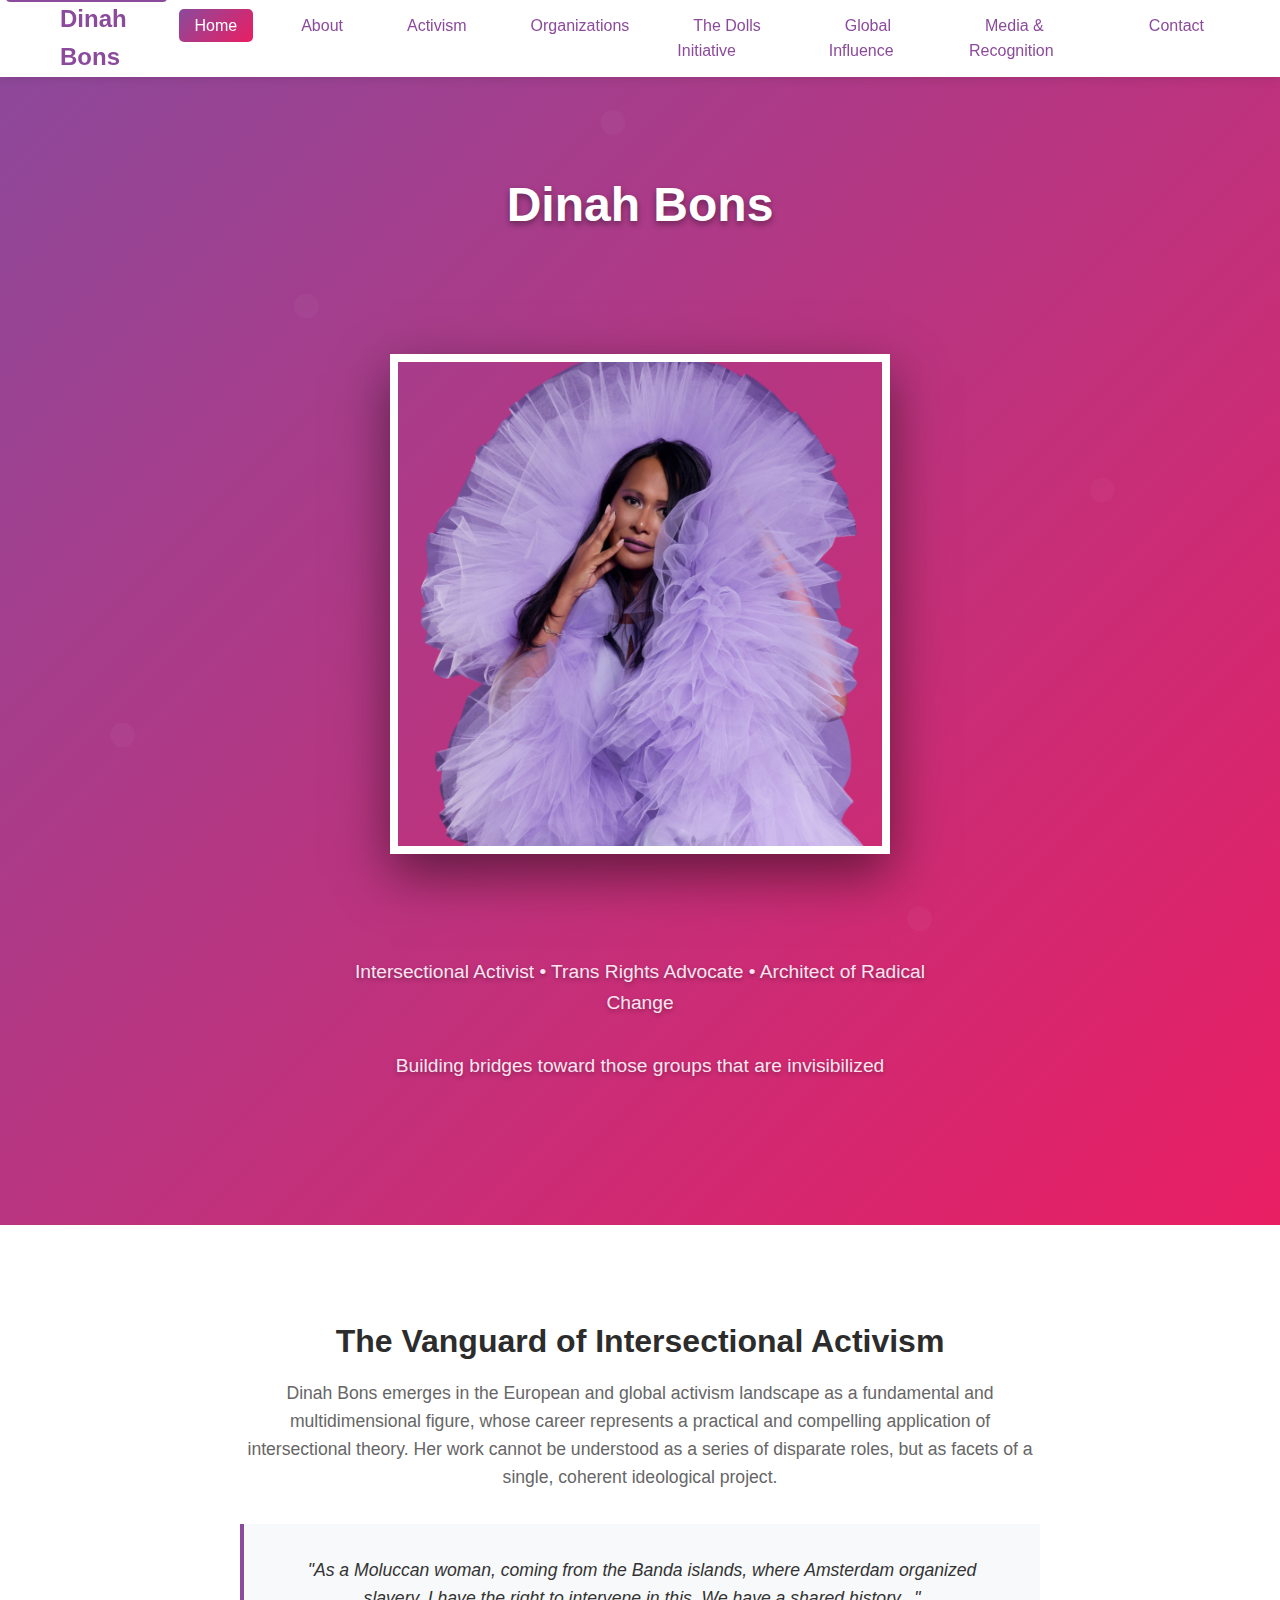
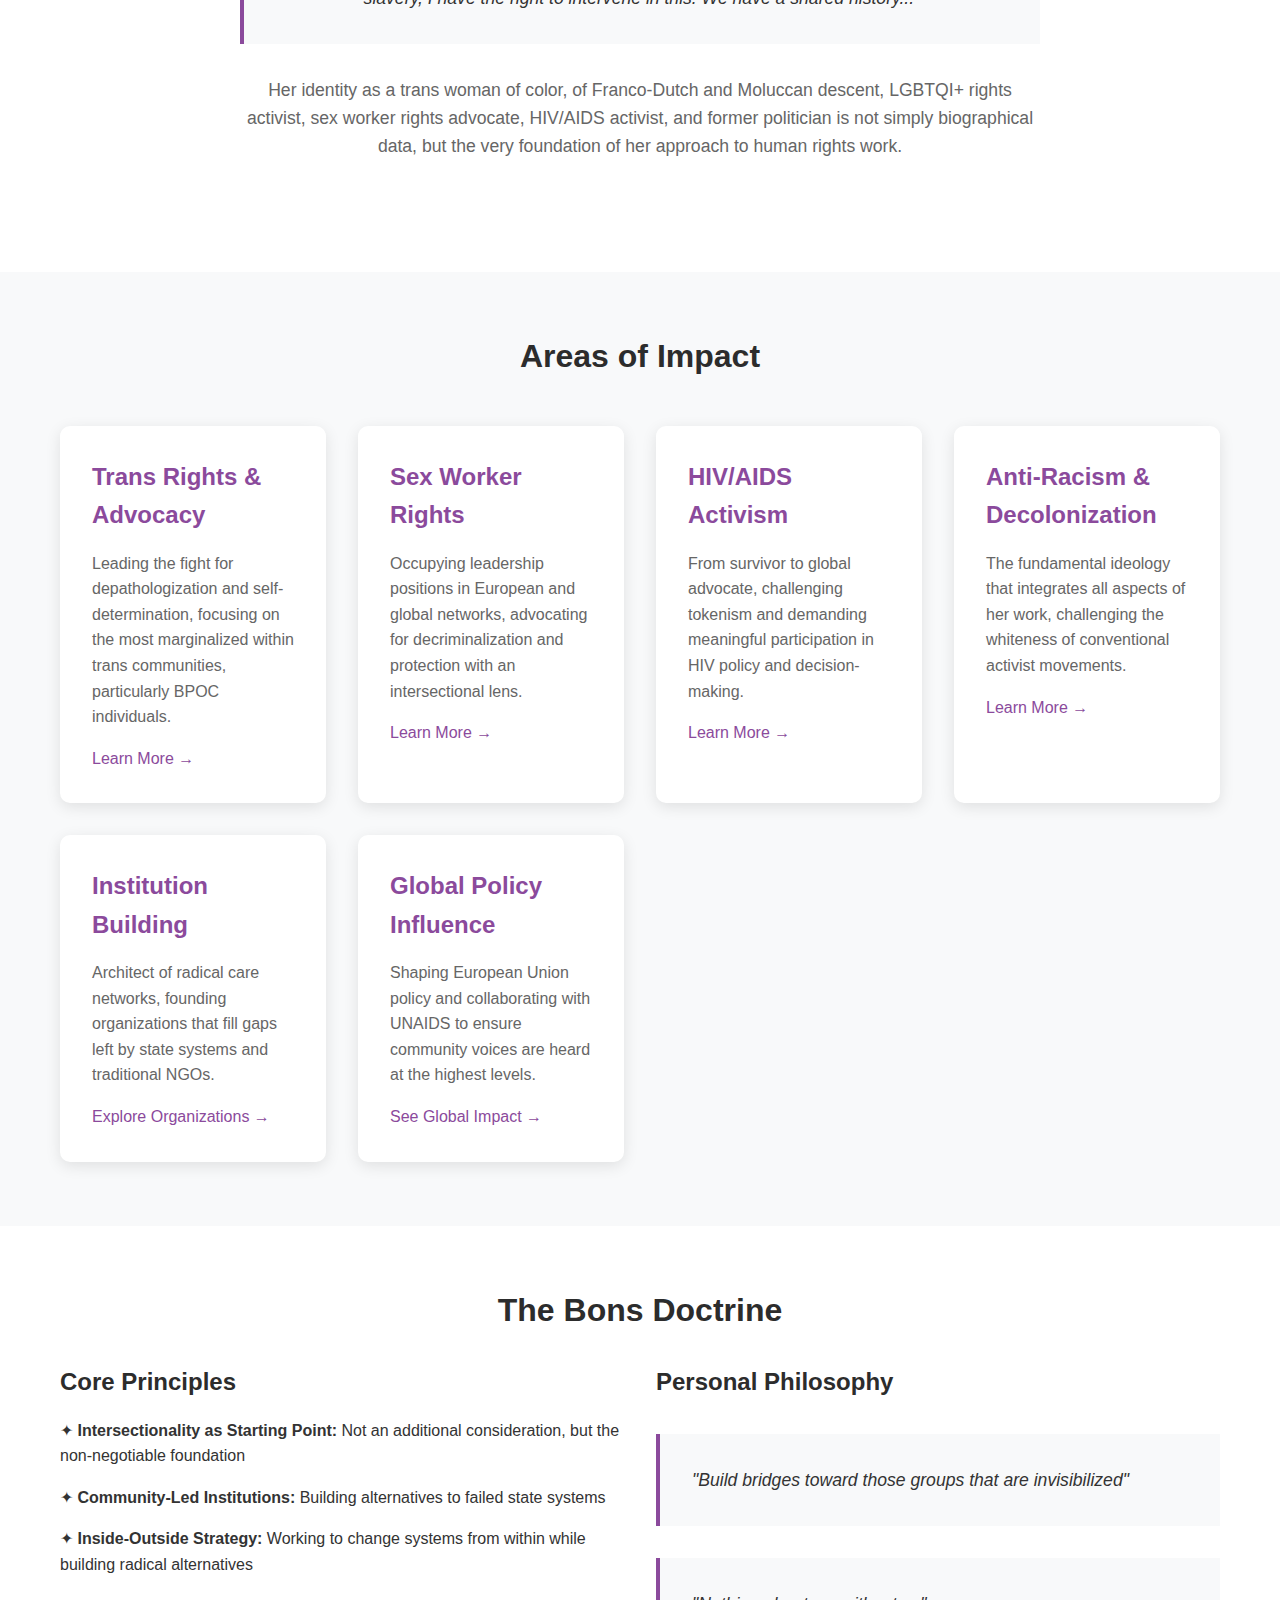
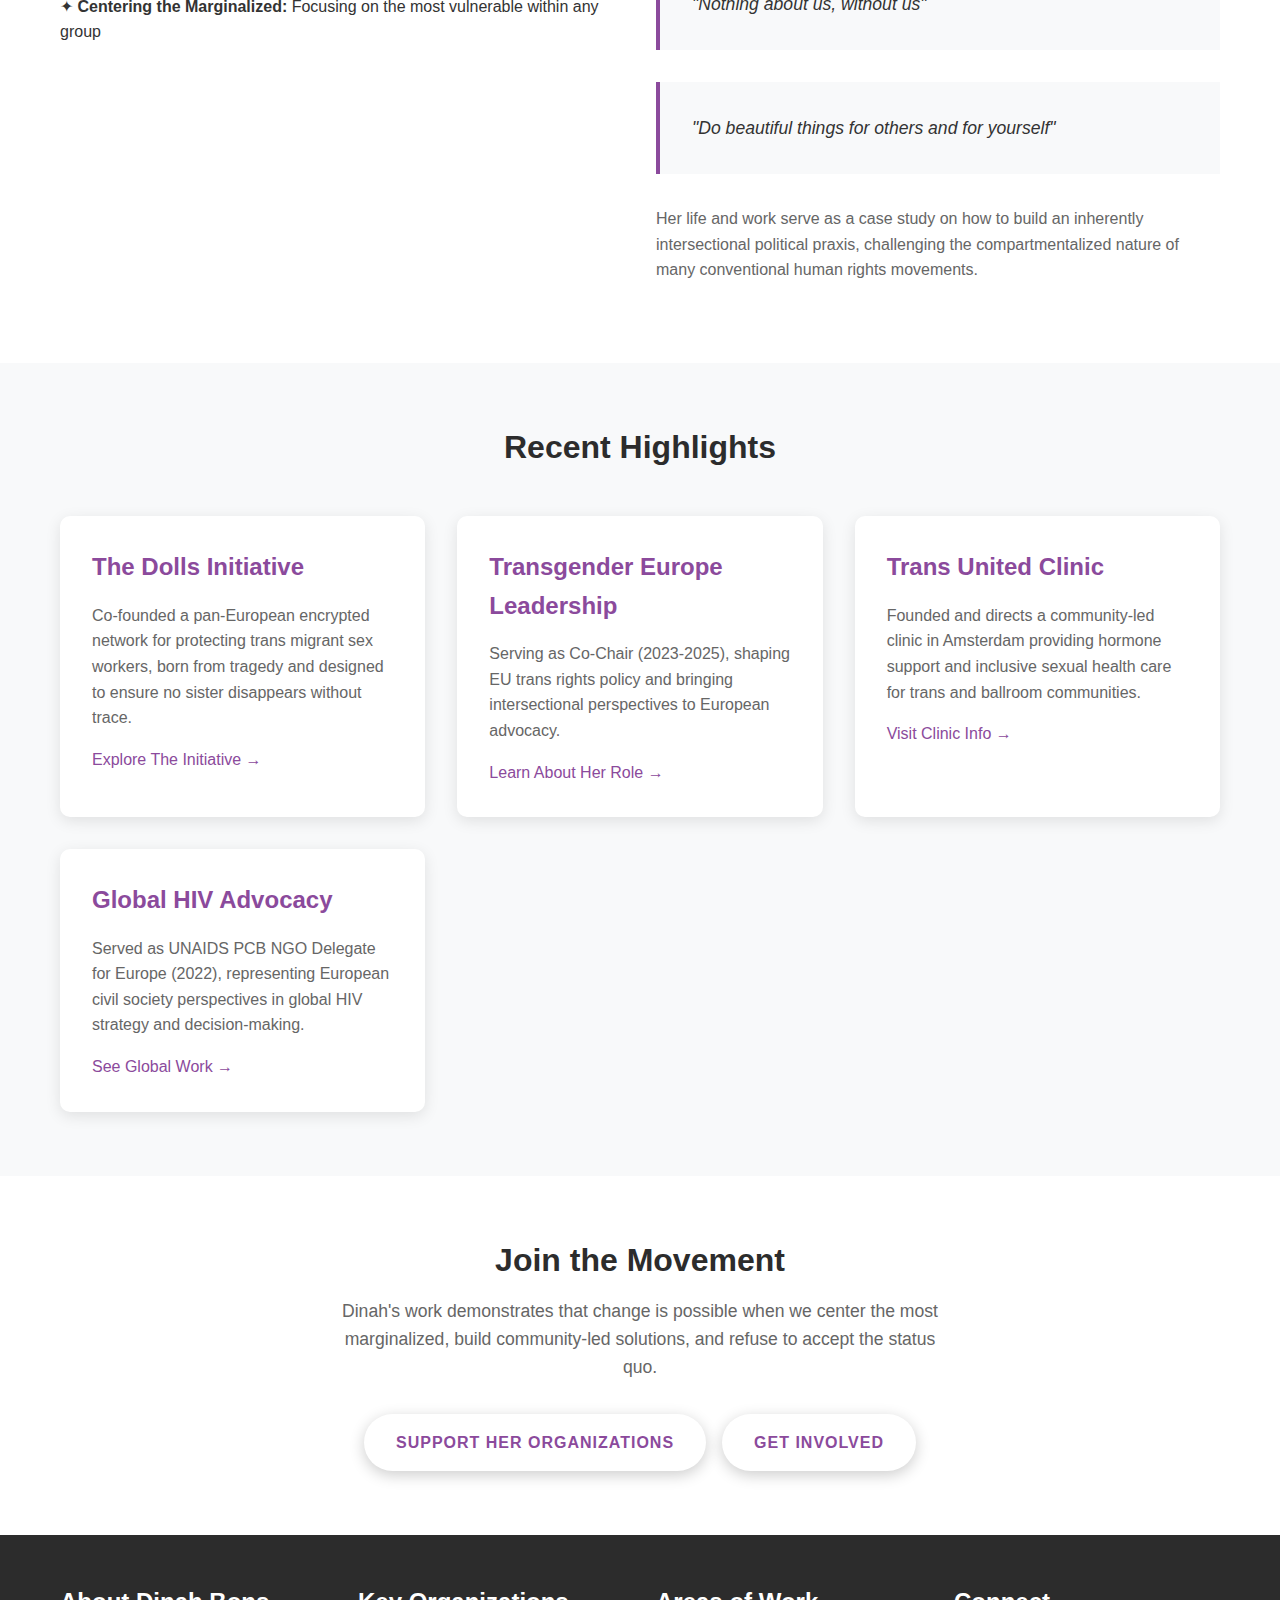
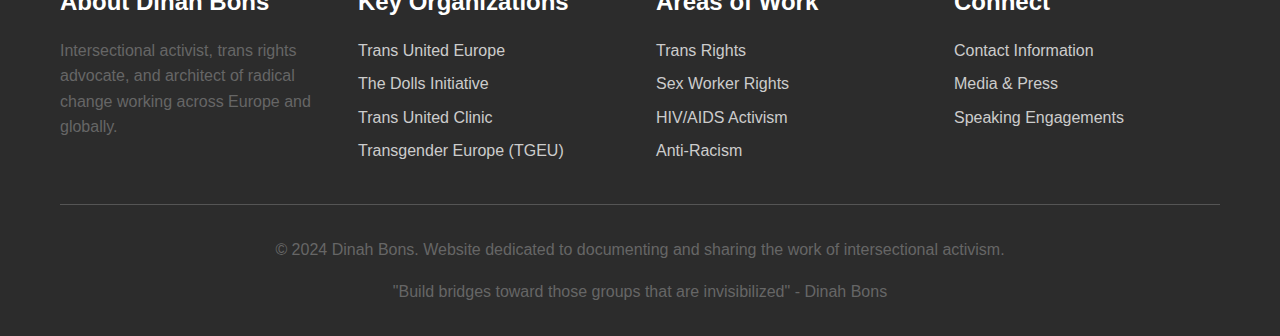
<file: index.html>
<!DOCTYPE html>
<html lang="en">
<head>
    <meta charset="UTF-8">
    <meta name="viewport" content="width=device-width, initial-scale=1.0">
    <meta name="description" content="Dinah Bons - Intersectional activist, trans rights advocate, and architect of radical change. Discover her life, work, and influence in European and global human rights movements.">
    <meta name="keywords" content="Dinah Bons, trans rights, intersectional activism, LGBTQI+, sex worker rights, HIV/AIDS activism, anti-racism, decolonization">
    <meta name="author" content="Dinah Bons">
    <title>Dinah Bons - Intersectional Activist & Architect of Change</title>
    <link rel="stylesheet" href="style.css">
    <link rel="canonical" href="https://dinahbons.nl">
</head>
<body>
    <!-- Header and Navigation -->
    <header>
        <nav class="container">
            <div class="logo">Dinah Bons</div>
            <ul class="nav-menu">
                <li><a href="index.html" class="active">Home</a></li>
                <li><a href="about.html">About</a></li>
                <li><a href="activism.html">Activism</a></li>
                <li><a href="organizations.html">Organizations</a></li>
                <li><a href="dolls-initiative.html">The Dolls Initiative</a></li>
                <li><a href="influence.html">Global Influence</a></li>
                <li><a href="media.html">Media & Recognition</a></li>
                <li><a href="contact.html">Contact</a></li>
            </ul>
            <button class="mobile-menu-toggle" aria-label="Toggle mobile menu">☰</button>
        </nav>
    </header>

    <!-- Hero Section -->
    <section class="hero">
        <div class="container">
            <div class="hero-content">
                <h1>Dinah Bons</h1>
                <div class="hero-image">
                    <img src="images/dinah-hero.png" alt="Dinah Bons - Intersectional Activist" class="hero-portrait">
                </div>
                <div class="hero-text">
                    <p class="hero-subtitle">Intersectional Activist • Trans Rights Advocate • Architect of Radical Change</p>
                    <p class="hero-subtitle">Building bridges toward those groups that are invisibilized</p>
                </div>
            </div>
        </div>
    </section>

    <!-- Introduction Section -->
    <section class="intro-section">
        <div class="container">
            <div class="intro-text">
                <h2>The Vanguard of Intersectional Activism</h2>
                <p>Dinah Bons emerges in the European and global activism landscape as a fundamental and multidimensional figure, whose career represents a practical and compelling application of intersectional theory. Her work cannot be understood as a series of disparate roles, but as facets of a single, coherent ideological project.</p>
                
                <div class="highlight-quote">
                    "As a Moluccan woman, coming from the Banda islands, where Amsterdam organized slavery, I have the right to intervene in this. We have a shared history..."
                </div>
                
                <p>Her identity as a trans woman of color, of Franco-Dutch and Moluccan descent, LGBTQI+ rights activist, sex worker rights advocate, HIV/AIDS activist, and former politician is not simply biographical data, but the very foundation of her approach to human rights work.</p>
            </div>
        </div>
    </section>

    <!-- Key Areas of Work -->
    <section class="section section-alt">
        <div class="container">
            <h2 style="text-align: center; margin-bottom: 3rem;">Areas of Impact</h2>
            <div class="grid grid-3">
                <div class="card">
                    <h3>Trans Rights & Advocacy</h3>
                    <p>Leading the fight for depathologization and self-determination, focusing on the most marginalized within trans communities, particularly BPOC individuals.</p>
                    <a href="activism.html#trans-rights">Learn More →</a>
                </div>
                
                <div class="card">
                    <h3>Sex Worker Rights</h3>
                    <p>Occupying leadership positions in European and global networks, advocating for decriminalization and protection with an intersectional lens.</p>
                    <a href="activism.html#sex-worker-rights">Learn More →</a>
                </div>
                
                <div class="card">
                    <h3>HIV/AIDS Activism</h3>
                    <p>From survivor to global advocate, challenging tokenism and demanding meaningful participation in HIV policy and decision-making.</p>
                    <a href="activism.html#hiv-aids">Learn More →</a>
                </div>
                
                <div class="card">
                    <h3>Anti-Racism & Decolonization</h3>
                    <p>The fundamental ideology that integrates all aspects of her work, challenging the whiteness of conventional activist movements.</p>
                    <a href="activism.html#anti-racism">Learn More →</a>
                </div>
                
                <div class="card">
                    <h3>Institution Building</h3>
                    <p>Architect of radical care networks, founding organizations that fill gaps left by state systems and traditional NGOs.</p>
                    <a href="organizations.html">Explore Organizations →</a>
                </div>
                
                <div class="card">
                    <h3>Global Policy Influence</h3>
                    <p>Shaping European Union policy and collaborating with UNAIDS to ensure community voices are heard at the highest levels.</p>
                    <a href="influence.html">See Global Impact →</a>
                </div>
            </div>
        </div>
    </section>

    <!-- Philosophy Section -->
    <section class="section">
        <div class="container">
            <h2 style="text-align: center; margin-bottom: 2rem;">The Bons Doctrine</h2>
            <div class="grid grid-2">
                <div>
                    <h3>Core Principles</h3>
                    <ul style="list-style: none; padding: 0;">
                        <li style="margin-bottom: 1rem;">✦ <strong>Intersectionality as Starting Point:</strong> Not an additional consideration, but the non-negotiable foundation</li>
                        <li style="margin-bottom: 1rem;">✦ <strong>Community-Led Institutions:</strong> Building alternatives to failed state systems</li>
                        <li style="margin-bottom: 1rem;">✦ <strong>Inside-Outside Strategy:</strong> Working to change systems from within while building radical alternatives</li>
                        <li style="margin-bottom: 1rem;">✦ <strong>Centering the Marginalized:</strong> Focusing on the most vulnerable within any group</li>
                    </ul>
                </div>
                <div>
                    <h3>Personal Philosophy</h3>
                    <div class="highlight-quote">
                        "Build bridges toward those groups that are invisibilized"
                    </div>
                    <div class="highlight-quote">
                        "Nothing about us, without us"
                    </div>
                    <div class="highlight-quote">
                        "Do beautiful things for others and for yourself"
                    </div>
                    <p>Her life and work serve as a case study on how to build an inherently intersectional political praxis, challenging the compartmentalized nature of many conventional human rights movements.</p>
                </div>
            </div>
        </div>
    </section>

    <!-- Recent Highlights -->
    <section class="section section-alt">
        <div class="container">
            <h2 style="text-align: center; margin-bottom: 3rem;">Recent Highlights</h2>
            <div class="grid grid-2">
                <div class="card">
                    <h3>The Dolls Initiative</h3>
                    <p>Co-founded a pan-European encrypted network for protecting trans migrant sex workers, born from tragedy and designed to ensure no sister disappears without trace.</p>
                    <a href="dolls-initiative.html">Explore The Initiative →</a>
                </div>
                
                <div class="card">
                    <h3>Transgender Europe Leadership</h3>
                    <p>Serving as Co-Chair (2023-2025), shaping EU trans rights policy and bringing intersectional perspectives to European advocacy.</p>
                    <a href="influence.html#tgeu">Learn About Her Role →</a>
                </div>
                
                <div class="card">
                    <h3>Trans United Clinic</h3>
                    <p>Founded and directs a community-led clinic in Amsterdam providing hormone support and inclusive sexual health care for trans and ballroom communities.</p>
                    <a href="organizations.html#clinic">Visit Clinic Info →</a>
                </div>
                
                <div class="card">
                    <h3>Global HIV Advocacy</h3>
                    <p>Served as UNAIDS PCB NGO Delegate for Europe (2022), representing European civil society perspectives in global HIV strategy and decision-making.</p>
                    <a href="influence.html#unaids">See Global Work →</a>
                </div>
            </div>
        </div>
    </section>

    <!-- Call to Action -->
    <section class="section">
        <div class="container" style="text-align: center;">
            <h2>Join the Movement</h2>
            <p style="font-size: 1.1rem; max-width: 600px; margin: 0 auto 2rem;">Dinah's work demonstrates that change is possible when we center the most marginalized, build community-led solutions, and refuse to accept the status quo.</p>
            <div style="display: flex; gap: 1rem; justify-content: center; flex-wrap: wrap;">
                <a href="organizations.html" class="cta-button">Support Her Organizations</a>
                <a href="contact.html" class="cta-button">Get Involved</a>
            </div>
        </div>
    </section>

    <!-- Footer -->
    <footer>
        <div class="container">
            <div class="footer-content">
                <div class="footer-section">
                    <h3>About Dinah Bons</h3>
                    <p>Intersectional activist, trans rights advocate, and architect of radical change working across Europe and globally.</p>
                </div>
                
                <div class="footer-section">
                    <h3>Key Organizations</h3>
                    <a href="organizations.html#trans-united">Trans United Europe</a>
                    <a href="dolls-initiative.html">The Dolls Initiative</a>
                    <a href="organizations.html#clinic">Trans United Clinic</a>
                    <a href="influence.html#tgeu">Transgender Europe (TGEU)</a>
                </div>
                
                <div class="footer-section">
                    <h3>Areas of Work</h3>
                    <a href="activism.html#trans-rights">Trans Rights</a>
                    <a href="activism.html#sex-worker-rights">Sex Worker Rights</a>
                    <a href="activism.html#hiv-aids">HIV/AIDS Activism</a>
                    <a href="activism.html#anti-racism">Anti-Racism</a>
                </div>
                
                <div class="footer-section">
                    <h3>Connect</h3>
                    <a href="contact.html">Contact Information</a>
                    <a href="media.html">Media & Press</a>
                    <a href="influence.html">Speaking Engagements</a>
                </div>
            </div>
            
            <div class="footer-bottom">
                <p>&copy; 2024 Dinah Bons. Website dedicated to documenting and sharing the work of intersectional activism.</p>
                <p>"Build bridges toward those groups that are invisibilized" - Dinah Bons</p>
            </div>
        </div>
    </footer>

    <script src="script.js"></script>
</body>
</html>
</file>
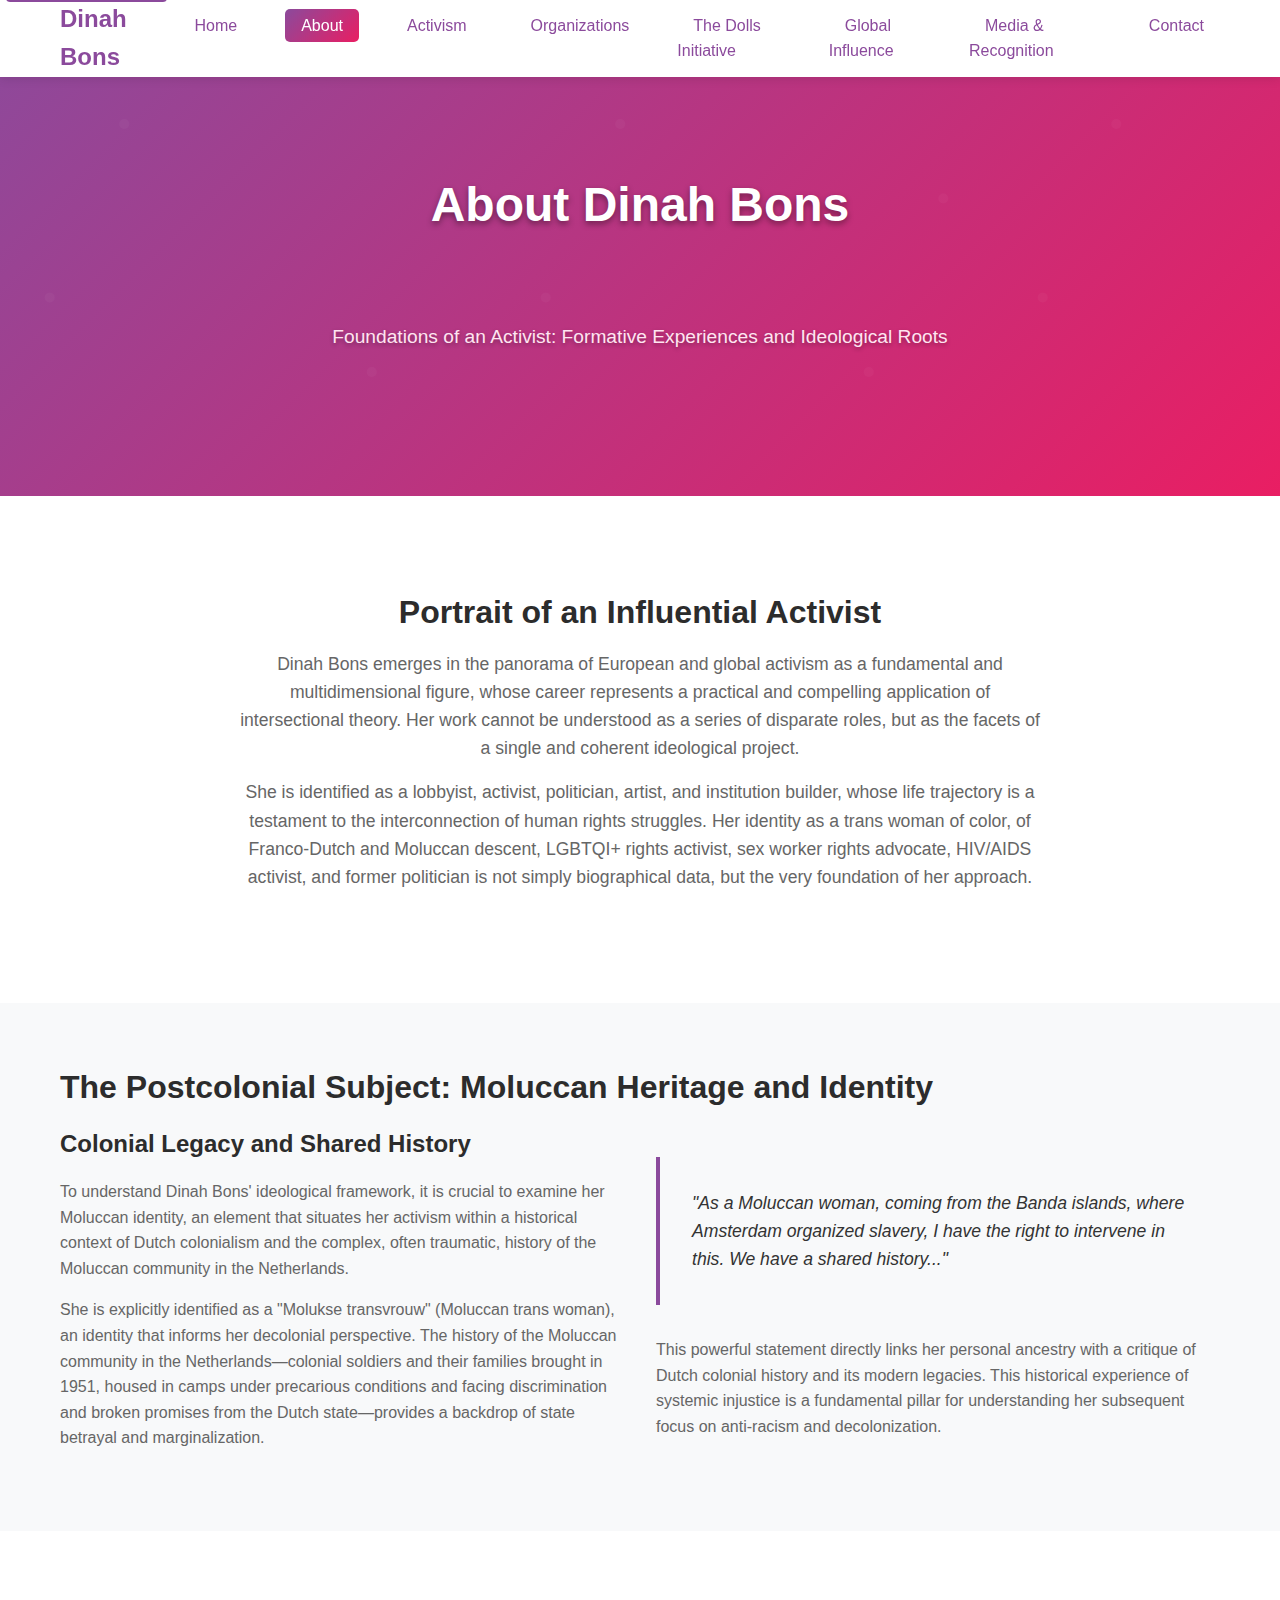
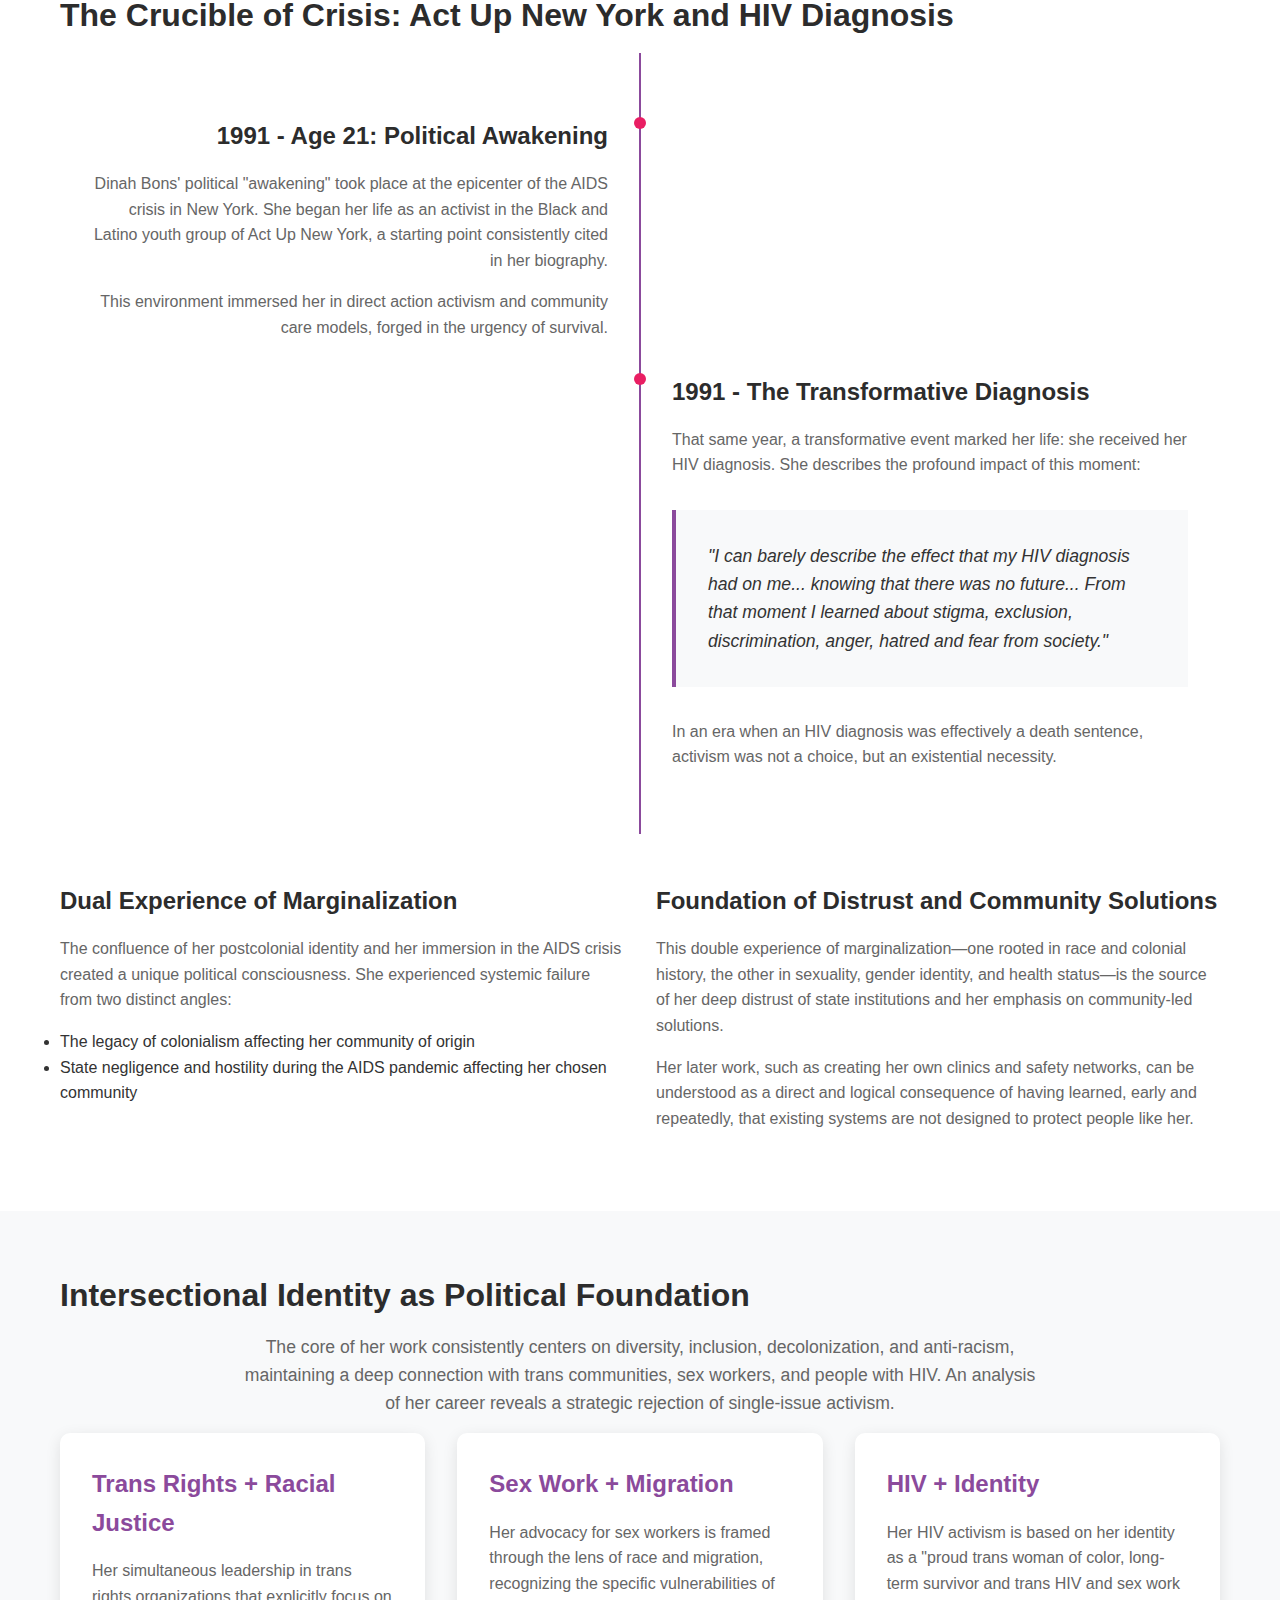
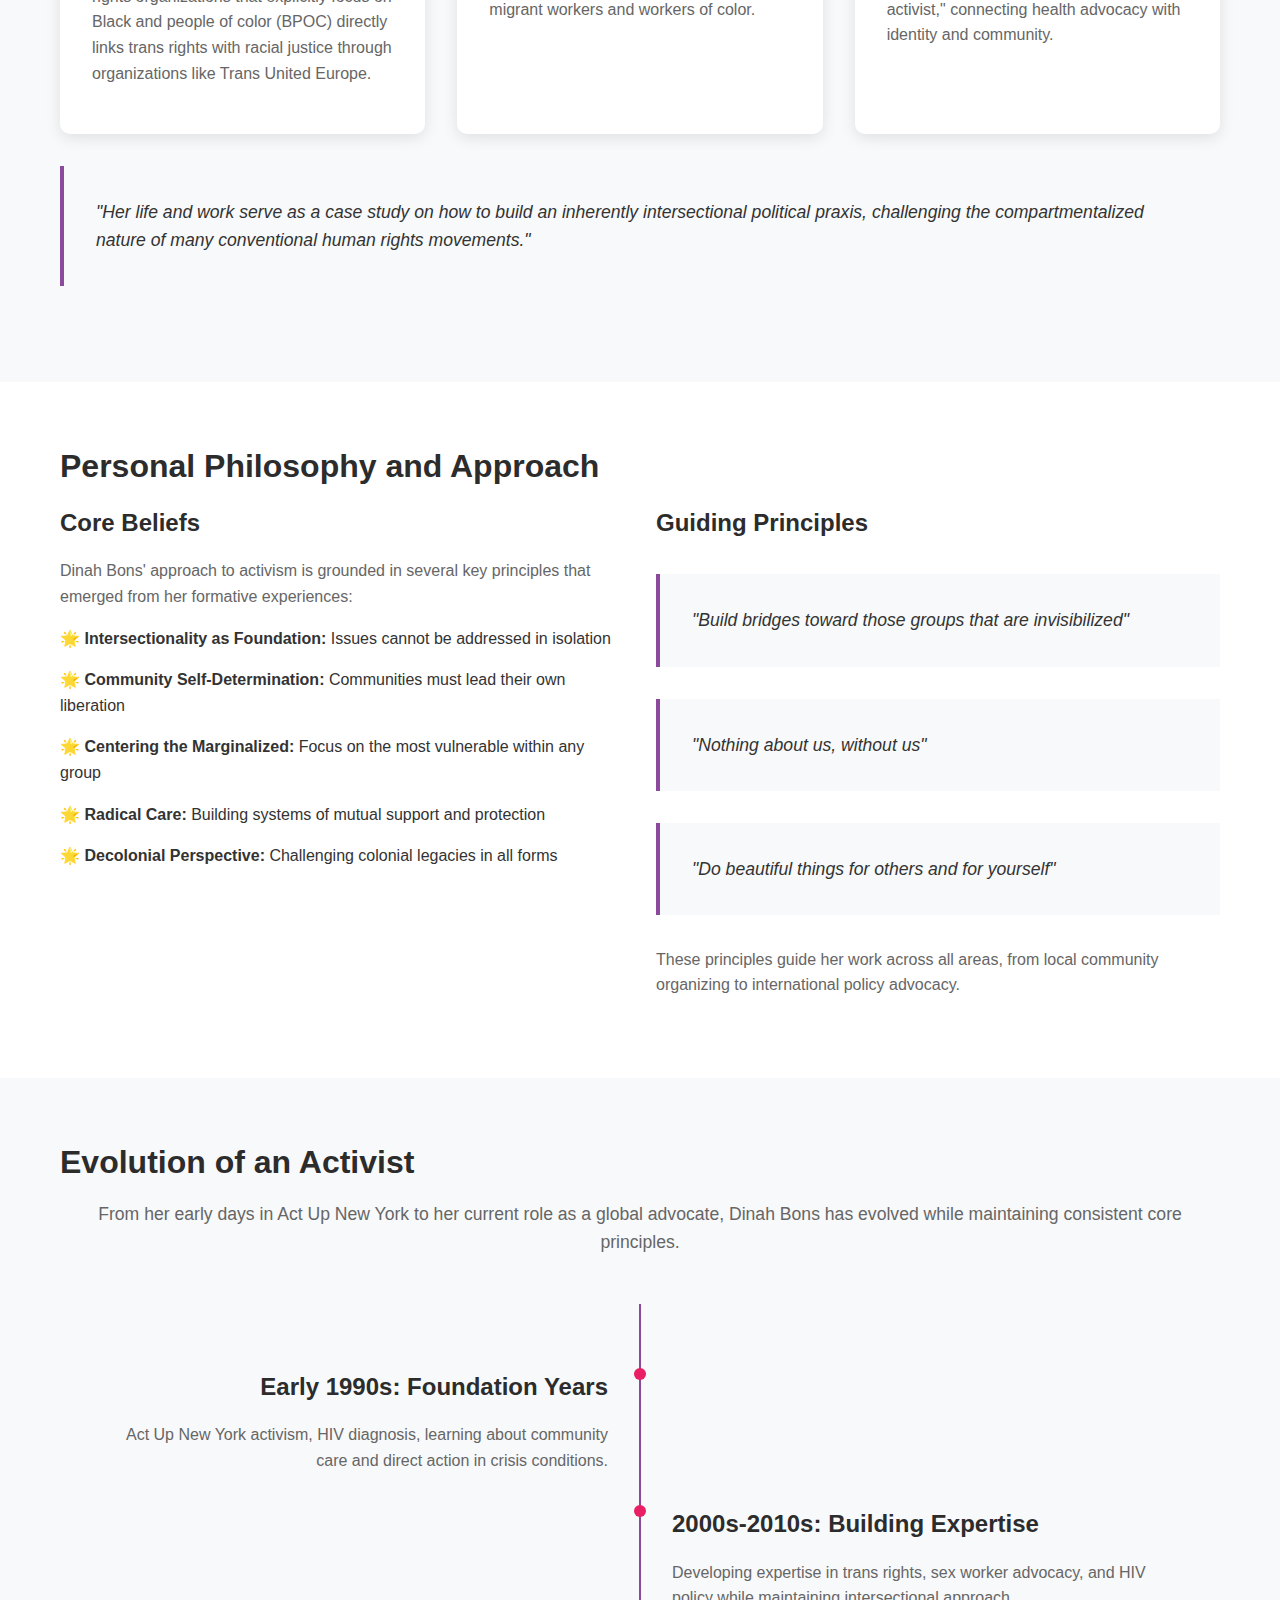
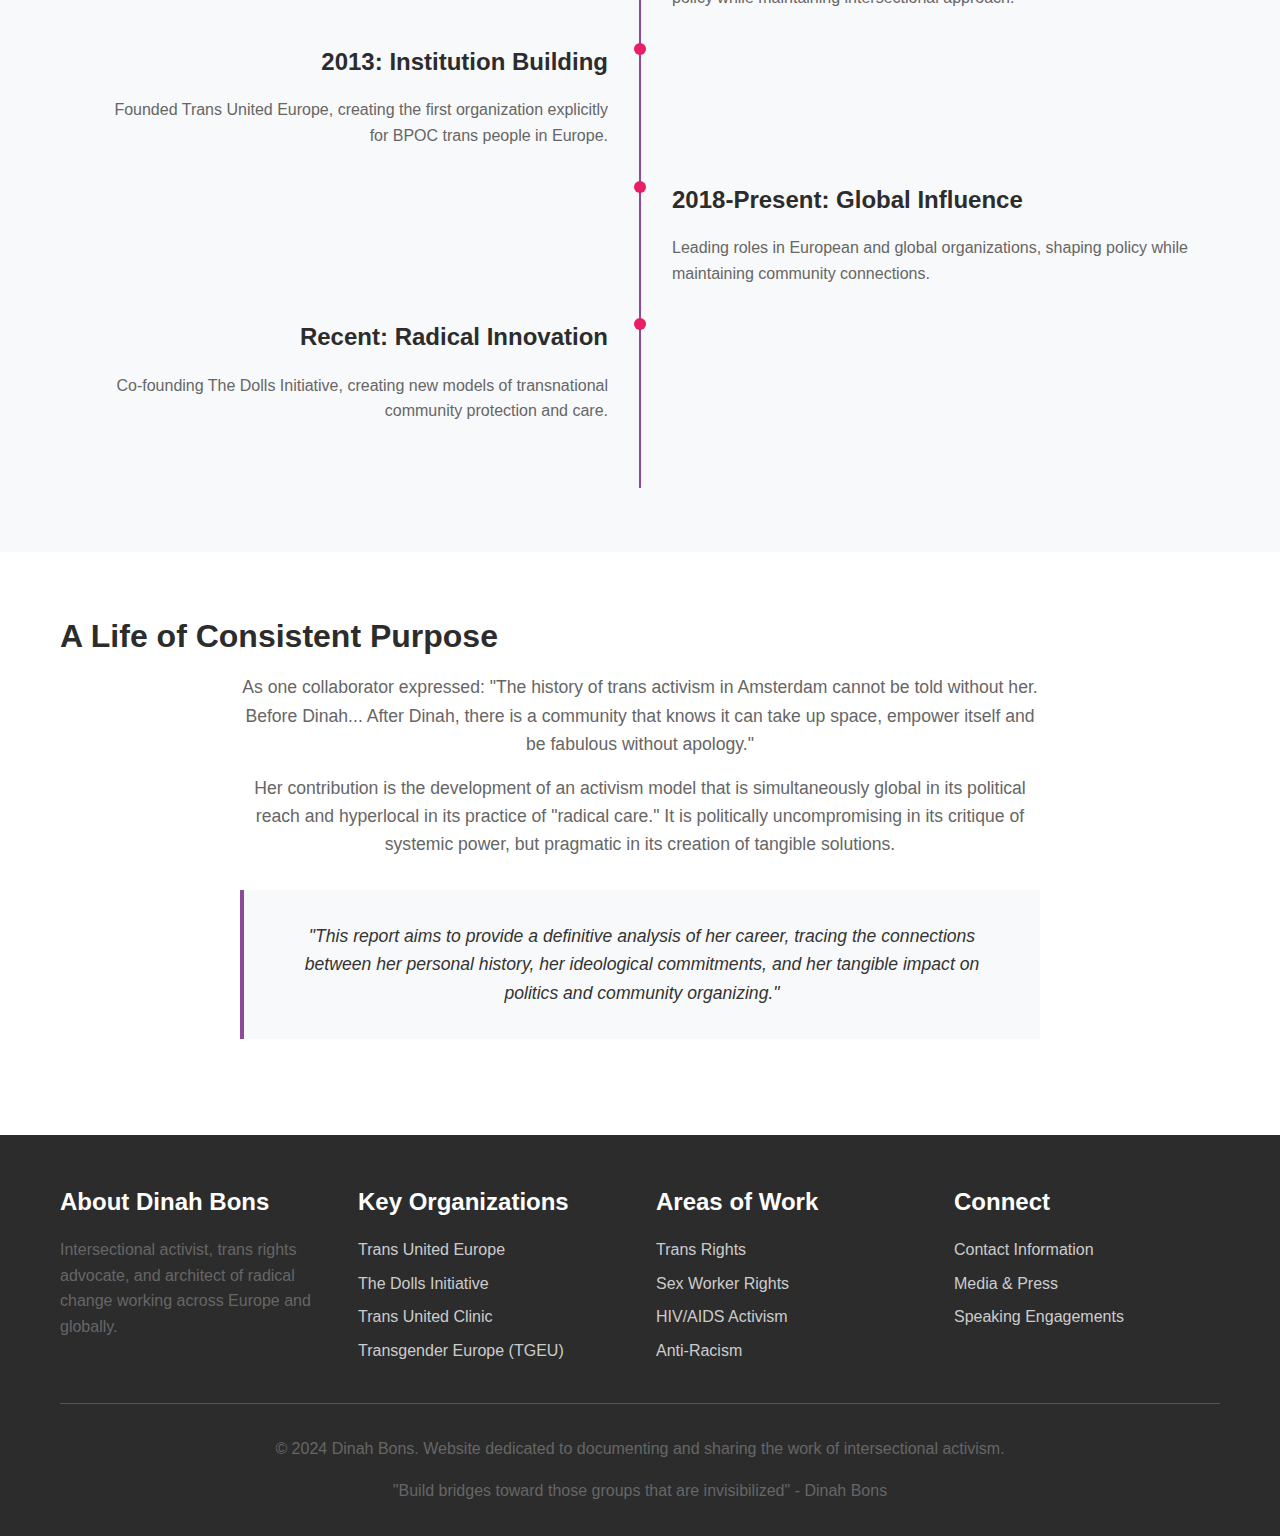
<file: about.html>
<!DOCTYPE html>
<html lang="en">
<head>
    <meta charset="UTF-8">
    <meta name="viewport" content="width=device-width, initial-scale=1.0">
    <meta name="description" content="Learn about Dinah Bons' life story, from her Moluccan heritage to her political awakening in New York's Act Up movement and her evolution as an intersectional activist.">
    <meta name="keywords" content="Dinah Bons biography, Moluccan heritage, Act Up New York, HIV diagnosis, intersectional activism, trans woman of color">
    <title>About Dinah Bons - Biography & Formative Experiences</title>
    <link rel="stylesheet" href="style.css">
</head>
<body>
    <!-- Header and Navigation -->
    <header>
        <nav class="container">
            <div class="logo">Dinah Bons</div>
            <ul class="nav-menu">
                <li><a href="index.html">Home</a></li>
                <li><a href="about.html" class="active">About</a></li>
                <li><a href="activism.html">Activism</a></li>
                <li><a href="organizations.html">Organizations</a></li>
                <li><a href="dolls-initiative.html">The Dolls Initiative</a></li>
                <li><a href="influence.html">Global Influence</a></li>
                <li><a href="media.html">Media & Recognition</a></li>
                <li><a href="contact.html">Contact</a></li>
            </ul>
            <button class="mobile-menu-toggle" aria-label="Toggle mobile menu">☰</button>
        </nav>
    </header>

    <!-- Hero Section -->
    <section class="hero">
        <div class="container">
            <div class="hero-content">
                <h1>About Dinah Bons</h1>
                <p class="hero-subtitle">Foundations of an Activist: Formative Experiences and Ideological Roots</p>
            </div>
        </div>
    </section>

    <!-- Introduction -->
    <section class="intro-section">
        <div class="container">
            <div class="intro-text">
                <h2>Portrait of an Influential Activist</h2>
                <p>Dinah Bons emerges in the panorama of European and global activism as a fundamental and multidimensional figure, whose career represents a practical and compelling application of intersectional theory. Her work cannot be understood as a series of disparate roles, but as the facets of a single and coherent ideological project.</p>
                
                <p>She is identified as a lobbyist, activist, politician, artist, and institution builder, whose life trajectory is a testament to the interconnection of human rights struggles. Her identity as a trans woman of color, of Franco-Dutch and Moluccan descent, LGBTQI+ rights activist, sex worker rights advocate, HIV/AIDS activist, and former politician is not simply biographical data, but the very foundation of her approach.</p>
            </div>
        </div>
    </section>

    <!-- Moluccan Heritage -->
    <section class="section section-alt">
        <div class="container">
            <h2>The Postcolonial Subject: Moluccan Heritage and Identity</h2>
            <div class="grid grid-2">
                <div>
                    <h3>Colonial Legacy and Shared History</h3>
                    <p>To understand Dinah Bons' ideological framework, it is crucial to examine her Moluccan identity, an element that situates her activism within a historical context of Dutch colonialism and the complex, often traumatic, history of the Moluccan community in the Netherlands.</p>
                    
                    <p>She is explicitly identified as a "Molukse transvrouw" (Moluccan trans woman), an identity that informs her decolonial perspective. The history of the Moluccan community in the Netherlands—colonial soldiers and their families brought in 1951, housed in camps under precarious conditions and facing discrimination and broken promises from the Dutch state—provides a backdrop of state betrayal and marginalization.</p>
                </div>
                
                <div>
                    <div class="highlight-quote">
                        "As a Moluccan woman, coming from the Banda islands, where Amsterdam organized slavery, I have the right to intervene in this. We have a shared history..."
                    </div>
                    
                    <p>This powerful statement directly links her personal ancestry with a critique of Dutch colonial history and its modern legacies. This historical experience of systemic injustice is a fundamental pillar for understanding her subsequent focus on anti-racism and decolonization.</p>
                </div>
            </div>
        </div>
    </section>

    <!-- Political Awakening -->
    <section class="section">
        <div class="container">
            <h2>The Crucible of Crisis: Act Up New York and HIV Diagnosis</h2>
            
            <div class="timeline">
                <div class="timeline-item">
                    <div class="timeline-marker"></div>
                    <h3>1991 - Age 21: Political Awakening</h3>
                    <p>Dinah Bons' political "awakening" took place at the epicenter of the AIDS crisis in New York. She began her life as an activist in the Black and Latino youth group of Act Up New York, a starting point consistently cited in her biography.</p>
                    <p>This environment immersed her in direct action activism and community care models, forged in the urgency of survival.</p>
                </div>
                
                <div class="timeline-item">
                    <div class="timeline-marker"></div>
                    <h3>1991 - The Transformative Diagnosis</h3>
                    <p>That same year, a transformative event marked her life: she received her HIV diagnosis. She describes the profound impact of this moment:</p>
                    <div class="highlight-quote">
                        "I can barely describe the effect that my HIV diagnosis had on me... knowing that there was no future... From that moment I learned about stigma, exclusion, discrimination, anger, hatred and fear from society."
                    </div>
                    <p>In an era when an HIV diagnosis was effectively a death sentence, activism was not a choice, but an existential necessity.</p>
                </div>
            </div>
            
            <div class="grid grid-2" style="margin-top: 3rem;">
                <div>
                    <h3>Dual Experience of Marginalization</h3>
                    <p>The confluence of her postcolonial identity and her immersion in the AIDS crisis created a unique political consciousness. She experienced systemic failure from two distinct angles:</p>
                    <ul>
                        <li>The legacy of colonialism affecting her community of origin</li>
                        <li>State negligence and hostility during the AIDS pandemic affecting her chosen community</li>
                    </ul>
                </div>
                
                <div>
                    <h3>Foundation of Distrust and Community Solutions</h3>
                    <p>This double experience of marginalization—one rooted in race and colonial history, the other in sexuality, gender identity, and health status—is the source of her deep distrust of state institutions and her emphasis on community-led solutions.</p>
                    <p>Her later work, such as creating her own clinics and safety networks, can be understood as a direct and logical consequence of having learned, early and repeatedly, that existing systems are not designed to protect people like her.</p>
                </div>
            </div>
        </div>
    </section>

    <!-- Identity and Intersectionality -->
    <section class="section section-alt">
        <div class="container">
            <h2>Intersectional Identity as Political Foundation</h2>
            
            <div class="intro-text">
                <p>The core of her work consistently centers on diversity, inclusion, decolonization, and anti-racism, maintaining a deep connection with trans communities, sex workers, and people with HIV. An analysis of her career reveals a strategic rejection of single-issue activism.</p>
            </div>
            
            <div class="grid grid-3">
                <div class="card">
                    <h3>Trans Rights + Racial Justice</h3>
                    <p>Her simultaneous leadership in trans rights organizations that explicitly focus on Black and people of color (BPOC) directly links trans rights with racial justice through organizations like Trans United Europe.</p>
                </div>
                
                <div class="card">
                    <h3>Sex Work + Migration</h3>
                    <p>Her advocacy for sex workers is framed through the lens of race and migration, recognizing the specific vulnerabilities of migrant workers and workers of color.</p>
                </div>
                
                <div class="card">
                    <h3>HIV + Identity</h3>
                    <p>Her HIV activism is based on her identity as a "proud trans woman of color, long-term survivor and trans HIV and sex work activist," connecting health advocacy with identity and community.</p>
                </div>
            </div>
            
            <div class="highlight-quote" style="margin-top: 2rem;">
                "Her life and work serve as a case study on how to build an inherently intersectional political praxis, challenging the compartmentalized nature of many conventional human rights movements."
            </div>
        </div>
    </section>

    <!-- Personal Philosophy -->
    <section class="section">
        <div class="container">
            <h2>Personal Philosophy and Approach</h2>
            
            <div class="grid grid-2">
                <div>
                    <h3>Core Beliefs</h3>
                    <p>Dinah Bons' approach to activism is grounded in several key principles that emerged from her formative experiences:</p>
                    
                    <ul style="list-style: none; padding: 0;">
                        <li style="margin-bottom: 1rem;">🌟 <strong>Intersectionality as Foundation:</strong> Issues cannot be addressed in isolation</li>
                        <li style="margin-bottom: 1rem;">🌟 <strong>Community Self-Determination:</strong> Communities must lead their own liberation</li>
                        <li style="margin-bottom: 1rem;">🌟 <strong>Centering the Marginalized:</strong> Focus on the most vulnerable within any group</li>
                        <li style="margin-bottom: 1rem;">🌟 <strong>Radical Care:</strong> Building systems of mutual support and protection</li>
                        <li style="margin-bottom: 1rem;">🌟 <strong>Decolonial Perspective:</strong> Challenging colonial legacies in all forms</li>
                    </ul>
                </div>
                
                <div>
                    <h3>Guiding Principles</h3>
                    <div class="highlight-quote">
                        "Build bridges toward those groups that are invisibilized"
                    </div>
                    
                    <div class="highlight-quote">
                        "Nothing about us, without us"
                    </div>
                    
                    <div class="highlight-quote">
                        "Do beautiful things for others and for yourself"
                    </div>
                    
                    <p>These principles guide her work across all areas, from local community organizing to international policy advocacy.</p>
                </div>
            </div>
        </div>
    </section>

    <!-- Evolution as Activist -->
    <section class="section section-alt">
        <div class="container">
            <h2>Evolution of an Activist</h2>
            
            <p style="text-align: center; font-size: 1.1rem; margin-bottom: 3rem;">From her early days in Act Up New York to her current role as a global advocate, Dinah Bons has evolved while maintaining consistent core principles.</p>
            
            <div class="timeline">
                <div class="timeline-item">
                    <div class="timeline-marker"></div>
                    <h3>Early 1990s: Foundation Years</h3>
                    <p>Act Up New York activism, HIV diagnosis, learning about community care and direct action in crisis conditions.</p>
                </div>
                
                <div class="timeline-item">
                    <div class="timeline-marker"></div>
                    <h3>2000s-2010s: Building Expertise</h3>
                    <p>Developing expertise in trans rights, sex worker advocacy, and HIV policy while maintaining intersectional approach.</p>
                </div>
                
                <div class="timeline-item">
                    <div class="timeline-marker"></div>
                    <h3>2013: Institution Building</h3>
                    <p>Founded Trans United Europe, creating the first organization explicitly for BPOC trans people in Europe.</p>
                </div>
                
                <div class="timeline-item">
                    <div class="timeline-marker"></div>
                    <h3>2018-Present: Global Influence</h3>
                    <p>Leading roles in European and global organizations, shaping policy while maintaining community connections.</p>
                </div>
                
                <div class="timeline-item">
                    <div class="timeline-marker"></div>
                    <h3>Recent: Radical Innovation</h3>
                    <p>Co-founding The Dolls Initiative, creating new models of transnational community protection and care.</p>
                </div>
            </div>
        </div>
    </section>

    <!-- Legacy and Impact -->
    <section class="section">
        <div class="container">
            <h2>A Life of Consistent Purpose</h2>
            
            <div class="intro-text">
                <p>As one collaborator expressed: "The history of trans activism in Amsterdam cannot be told without her. Before Dinah... After Dinah, there is a community that knows it can take up space, empower itself and be fabulous without apology."</p>
                
                <p>Her contribution is the development of an activism model that is simultaneously global in its political reach and hyperlocal in its practice of "radical care." It is politically uncompromising in its critique of systemic power, but pragmatic in its creation of tangible solutions.</p>
                
                <div class="highlight-quote">
                    "This report aims to provide a definitive analysis of her career, tracing the connections between her personal history, her ideological commitments, and her tangible impact on politics and community organizing."
                </div>
            </div>
        </div>
    </section>

    <!-- Footer -->
    <footer>
        <div class="container">
            <div class="footer-content">
                <div class="footer-section">
                    <h3>About Dinah Bons</h3>
                    <p>Intersectional activist, trans rights advocate, and architect of radical change working across Europe and globally.</p>
                </div>
                
                <div class="footer-section">
                    <h3>Key Organizations</h3>
                    <a href="organizations.html#trans-united">Trans United Europe</a>
                    <a href="dolls-initiative.html">The Dolls Initiative</a>
                    <a href="organizations.html#clinic">Trans United Clinic</a>
                    <a href="influence.html#tgeu">Transgender Europe (TGEU)</a>
                </div>
                
                <div class="footer-section">
                    <h3>Areas of Work</h3>
                    <a href="activism.html#trans-rights">Trans Rights</a>
                    <a href="activism.html#sex-worker-rights">Sex Worker Rights</a>
                    <a href="activism.html#hiv-aids">HIV/AIDS Activism</a>
                    <a href="activism.html#anti-racism">Anti-Racism</a>
                </div>
                
                <div class="footer-section">
                    <h3>Connect</h3>
                    <a href="contact.html">Contact Information</a>
                    <a href="media.html">Media & Press</a>
                    <a href="influence.html">Speaking Engagements</a>
                </div>
            </div>
            
            <div class="footer-bottom">
                <p>&copy; 2024 Dinah Bons. Website dedicated to documenting and sharing the work of intersectional activism.</p>
                <p>"Build bridges toward those groups that are invisibilized" - Dinah Bons</p>
            </div>
        </div>
    </footer>

    <script src="script.js"></script>
</body>
</html>
</file>
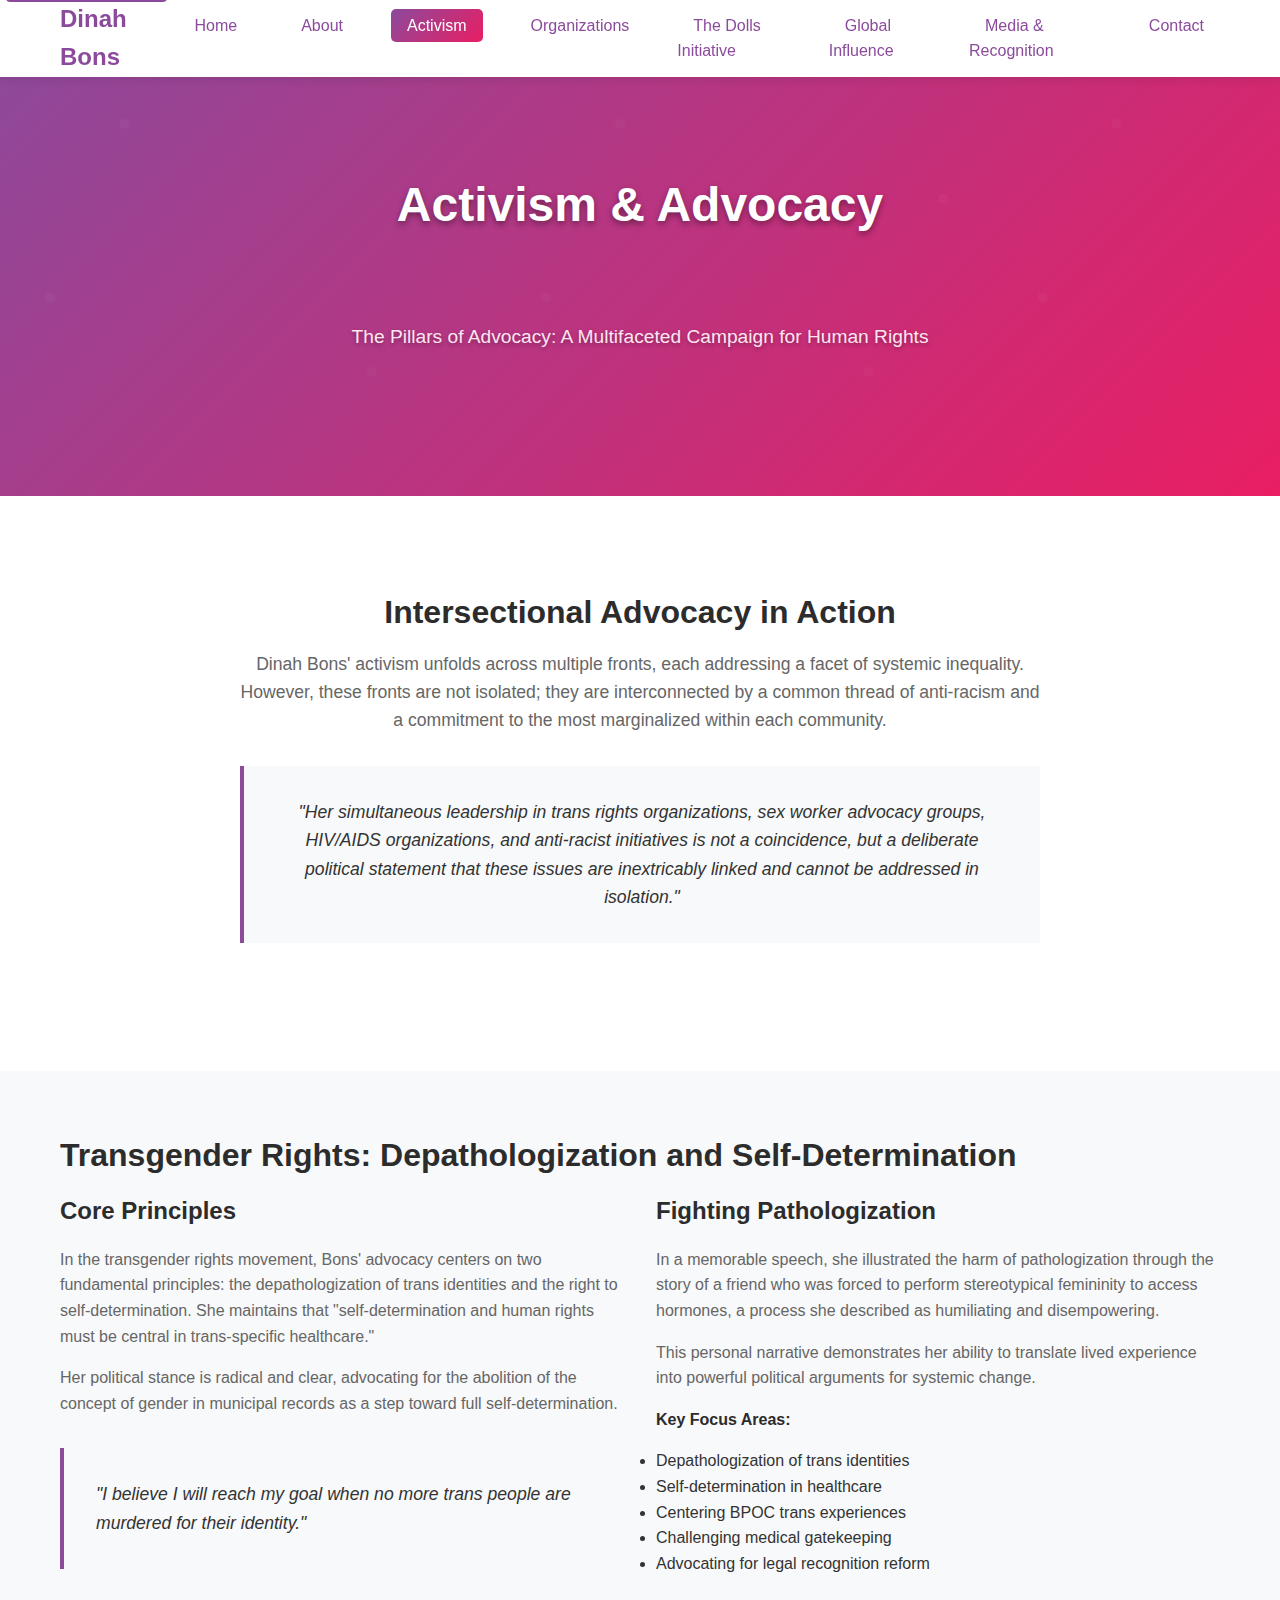
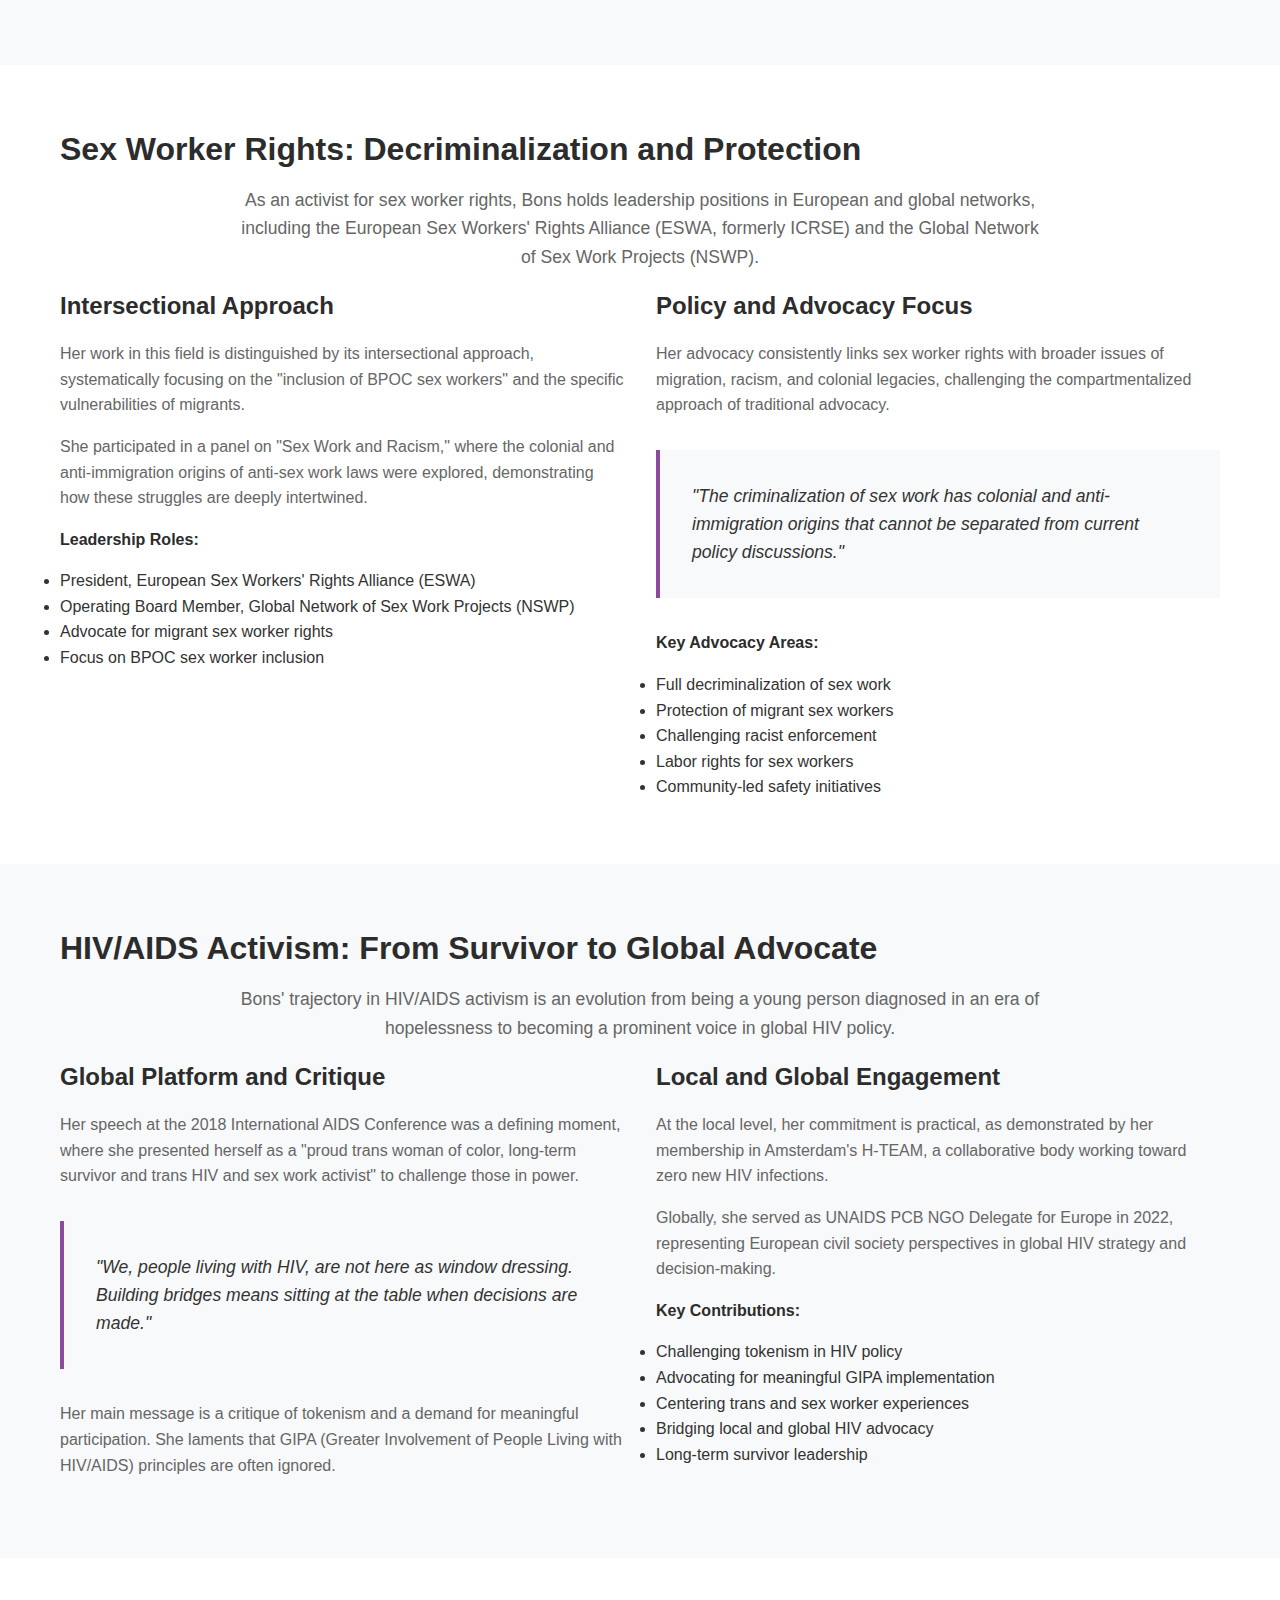
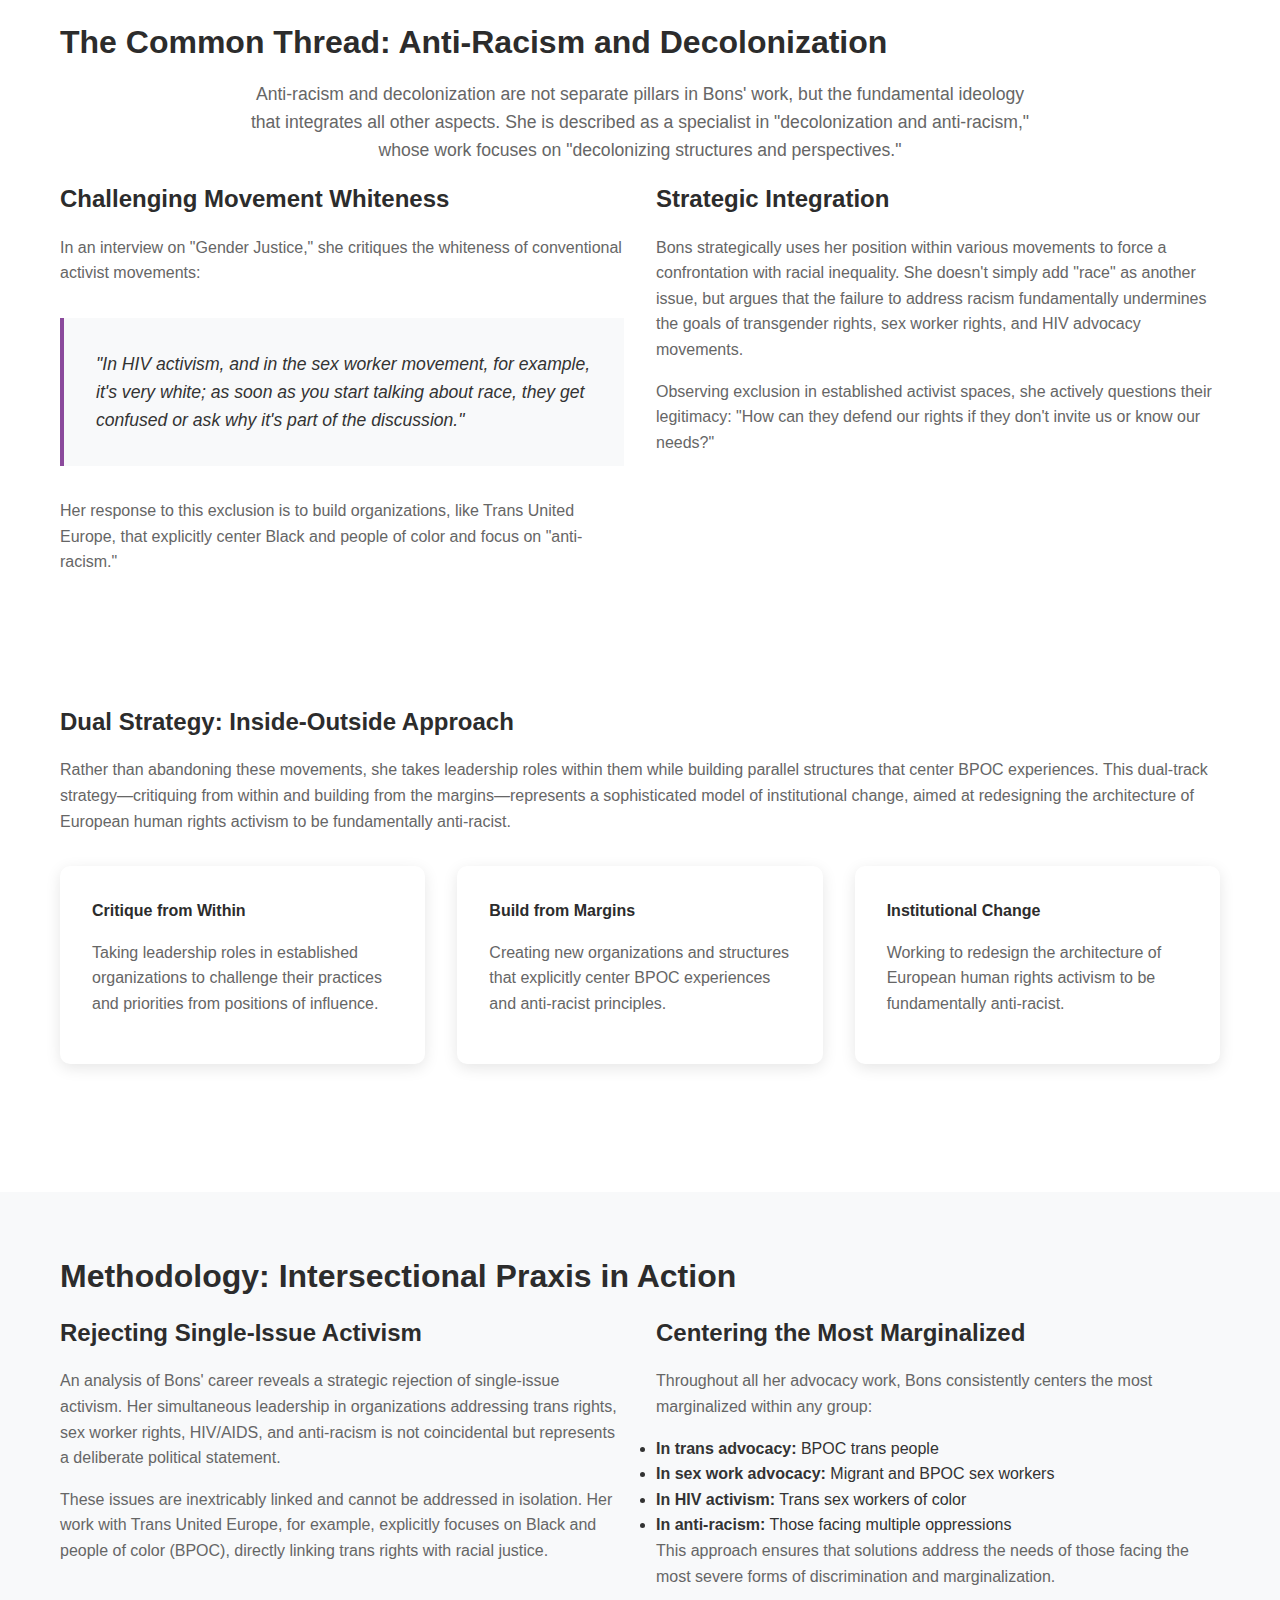
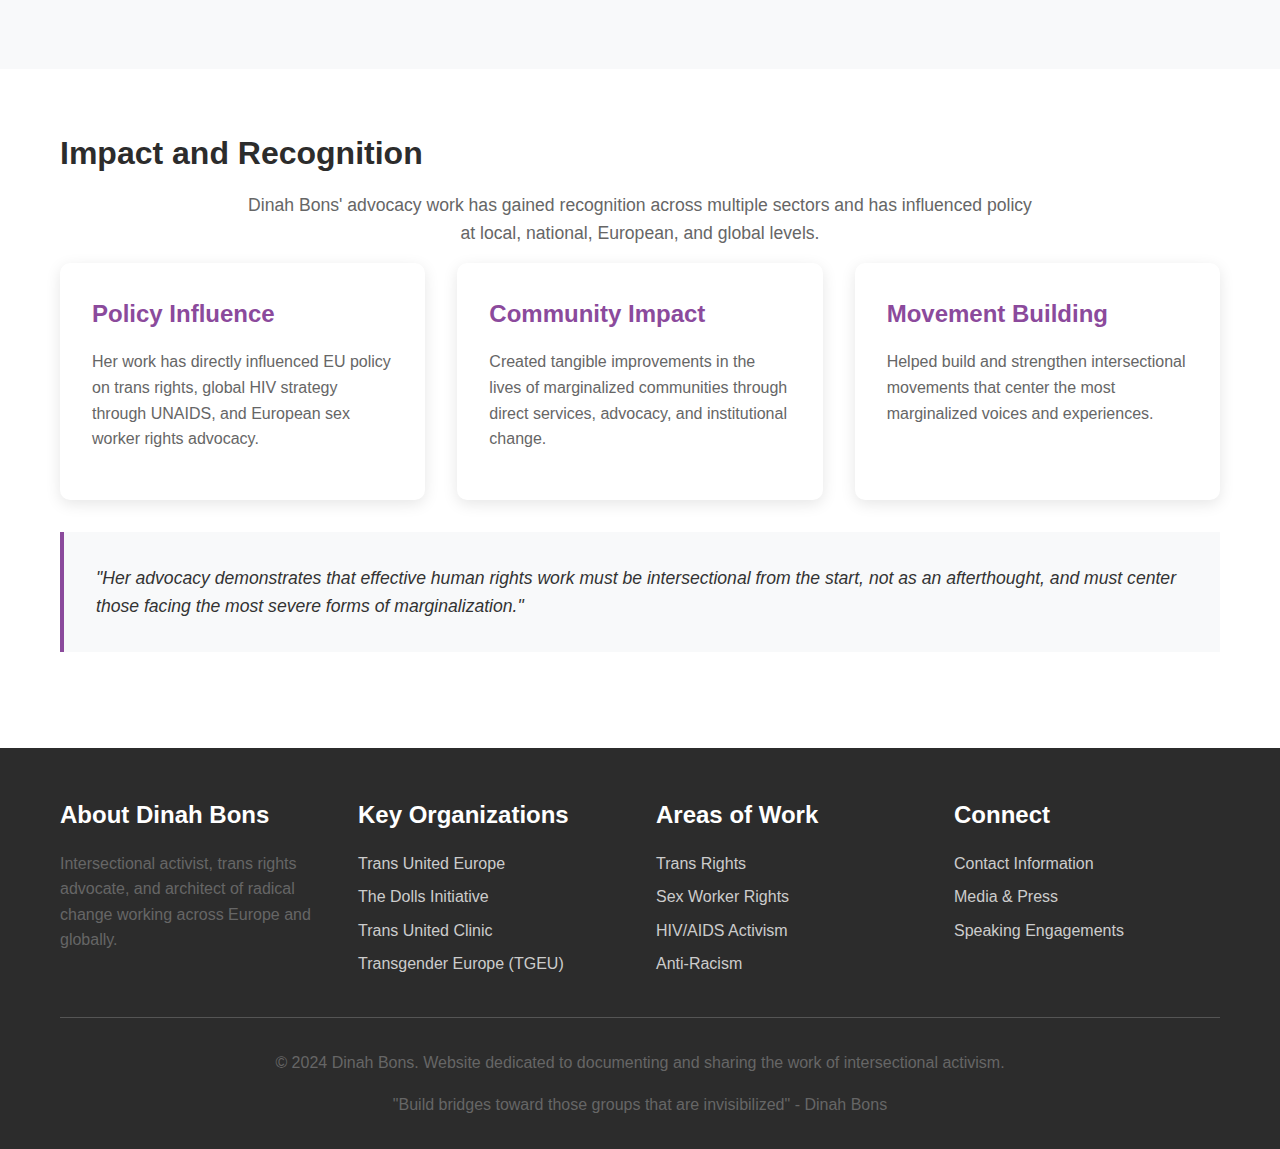
<file: activism.html>
<!DOCTYPE html>
<html lang="en">
<head>
    <meta charset="UTF-8">
    <meta name="viewport" content="width=device-width, initial-scale=1.0">
    <meta name="description" content="Explore Dinah Bons' multifaceted advocacy work in trans rights, sex worker rights, HIV/AIDS activism, and anti-racism. Discover her intersectional approach to human rights.">
    <meta name="keywords" content="Dinah Bons activism, trans rights advocacy, sex worker rights, HIV AIDS activism, anti-racism, intersectional advocacy">
    <title>Activism & Advocacy - Dinah Bons</title>
    <link rel="stylesheet" href="style.css">
</head>
<body>
    <!-- Header and Navigation -->
    <header>
        <nav class="container">
            <div class="logo">Dinah Bons</div>
            <ul class="nav-menu">
                <li><a href="index.html">Home</a></li>
                <li><a href="about.html">About</a></li>
                <li><a href="activism.html" class="active">Activism</a></li>
                <li><a href="organizations.html">Organizations</a></li>
                <li><a href="dolls-initiative.html">The Dolls Initiative</a></li>
                <li><a href="influence.html">Global Influence</a></li>
                <li><a href="media.html">Media & Recognition</a></li>
                <li><a href="contact.html">Contact</a></li>
            </ul>
            <button class="mobile-menu-toggle" aria-label="Toggle mobile menu">☰</button>
        </nav>
    </header>

    <!-- Hero Section -->
    <section class="hero">
        <div class="container">
            <div class="hero-content">
                <h1>Activism & Advocacy</h1>
                <p class="hero-subtitle">The Pillars of Advocacy: A Multifaceted Campaign for Human Rights</p>
            </div>
        </div>
    </section>

    <!-- Introduction -->
    <section class="intro-section">
        <div class="container">
            <div class="intro-text">
                <h2>Intersectional Advocacy in Action</h2>
                <p>Dinah Bons' activism unfolds across multiple fronts, each addressing a facet of systemic inequality. However, these fronts are not isolated; they are interconnected by a common thread of anti-racism and a commitment to the most marginalized within each community.</p>
                
                <div class="highlight-quote">
                    "Her simultaneous leadership in trans rights organizations, sex worker advocacy groups, HIV/AIDS organizations, and anti-racist initiatives is not a coincidence, but a deliberate political statement that these issues are inextricably linked and cannot be addressed in isolation."
                </div>
            </div>
        </div>
    </section>

    <!-- Trans Rights Section -->
    <section id="trans-rights" class="section section-alt">
        <div class="container">
            <h2>Transgender Rights: Depathologization and Self-Determination</h2>
            
            <div class="grid grid-2">
                <div>
                    <h3>Core Principles</h3>
                    <p>In the transgender rights movement, Bons' advocacy centers on two fundamental principles: the depathologization of trans identities and the right to self-determination. She maintains that "self-determination and human rights must be central in trans-specific healthcare."</p>
                    
                    <p>Her political stance is radical and clear, advocating for the abolition of the concept of gender in municipal records as a step toward full self-determination.</p>
                    
                    <div class="highlight-quote">
                        "I believe I will reach my goal when no more trans people are murdered for their identity."
                    </div>
                </div>
                
                <div>
                    <h3>Fighting Pathologization</h3>
                    <p>In a memorable speech, she illustrated the harm of pathologization through the story of a friend who was forced to perform stereotypical femininity to access hormones, a process she described as humiliating and disempowering.</p>
                    
                    <p>This personal narrative demonstrates her ability to translate lived experience into powerful political arguments for systemic change.</p>
                    
                    <h4>Key Focus Areas:</h4>
                    <ul>
                        <li>Depathologization of trans identities</li>
                        <li>Self-determination in healthcare</li>
                        <li>Centering BPOC trans experiences</li>
                        <li>Challenging medical gatekeeping</li>
                        <li>Advocating for legal recognition reform</li>
                    </ul>
                </div>
            </div>
        </div>
    </section>

    <!-- Sex Worker Rights Section -->
    <section id="sex-worker-rights" class="section">
        <div class="container">
            <h2>Sex Worker Rights: Decriminalization and Protection</h2>
            
            <div class="intro-text">
                <p>As an activist for sex worker rights, Bons holds leadership positions in European and global networks, including the European Sex Workers' Rights Alliance (ESWA, formerly ICRSE) and the Global Network of Sex Work Projects (NSWP).</p>
            </div>
            
            <div class="grid grid-2">
                <div>
                    <h3>Intersectional Approach</h3>
                    <p>Her work in this field is distinguished by its intersectional approach, systematically focusing on the "inclusion of BPOC sex workers" and the specific vulnerabilities of migrants.</p>
                    
                    <p>She participated in a panel on "Sex Work and Racism," where the colonial and anti-immigration origins of anti-sex work laws were explored, demonstrating how these struggles are deeply intertwined.</p>
                    
                    <h4>Leadership Roles:</h4>
                    <ul>
                        <li>President, European Sex Workers' Rights Alliance (ESWA)</li>
                        <li>Operating Board Member, Global Network of Sex Work Projects (NSWP)</li>
                        <li>Advocate for migrant sex worker rights</li>
                        <li>Focus on BPOC sex worker inclusion</li>
                    </ul>
                </div>
                
                <div>
                    <h3>Policy and Advocacy Focus</h3>
                    <p>Her advocacy consistently links sex worker rights with broader issues of migration, racism, and colonial legacies, challenging the compartmentalized approach of traditional advocacy.</p>
                    
                    <div class="highlight-quote">
                        "The criminalization of sex work has colonial and anti-immigration origins that cannot be separated from current policy discussions."
                    </div>
                    
                    <h4>Key Advocacy Areas:</h4>
                    <ul>
                        <li>Full decriminalization of sex work</li>
                        <li>Protection of migrant sex workers</li>
                        <li>Challenging racist enforcement</li>
                        <li>Labor rights for sex workers</li>
                        <li>Community-led safety initiatives</li>
                    </ul>
                </div>
            </div>
        </div>
    </section>

    <!-- HIV/AIDS Activism Section -->
    <section id="hiv-aids" class="section section-alt">
        <div class="container">
            <h2>HIV/AIDS Activism: From Survivor to Global Advocate</h2>
            
            <div class="intro-text">
                <p>Bons' trajectory in HIV/AIDS activism is an evolution from being a young person diagnosed in an era of hopelessness to becoming a prominent voice in global HIV policy.</p>
            </div>
            
            <div class="grid grid-2">
                <div>
                    <h3>Global Platform and Critique</h3>
                    <p>Her speech at the 2018 International AIDS Conference was a defining moment, where she presented herself as a "proud trans woman of color, long-term survivor and trans HIV and sex work activist" to challenge those in power.</p>
                    
                    <div class="highlight-quote">
                        "We, people living with HIV, are not here as window dressing. Building bridges means sitting at the table when decisions are made."
                    </div>
                    
                    <p>Her main message is a critique of tokenism and a demand for meaningful participation. She laments that GIPA (Greater Involvement of People Living with HIV/AIDS) principles are often ignored.</p>
                </div>
                
                <div>
                    <h3>Local and Global Engagement</h3>
                    <p>At the local level, her commitment is practical, as demonstrated by her membership in Amsterdam's H-TEAM, a collaborative body working toward zero new HIV infections.</p>
                    
                    <p>Globally, she served as UNAIDS PCB NGO Delegate for Europe in 2022, representing European civil society perspectives in global HIV strategy and decision-making.</p>
                    
                    <h4>Key Contributions:</h4>
                    <ul>
                        <li>Challenging tokenism in HIV policy</li>
                        <li>Advocating for meaningful GIPA implementation</li>
                        <li>Centering trans and sex worker experiences</li>
                        <li>Bridging local and global HIV advocacy</li>
                        <li>Long-term survivor leadership</li>
                    </ul>
                </div>
            </div>
        </div>
    </section>

    <!-- Anti-Racism and Decolonization Section -->
    <section id="anti-racism" class="section">
        <div class="container">
            <h2>The Common Thread: Anti-Racism and Decolonization</h2>
            
            <div class="intro-text">
                <p>Anti-racism and decolonization are not separate pillars in Bons' work, but the fundamental ideology that integrates all other aspects. She is described as a specialist in "decolonization and anti-racism," whose work focuses on "decolonizing structures and perspectives."</p>
            </div>
            
            <div class="grid grid-2">
                <div>
                    <h3>Challenging Movement Whiteness</h3>
                    <p>In an interview on "Gender Justice," she critiques the whiteness of conventional activist movements:</p>
                    
                    <div class="highlight-quote">
                        "In HIV activism, and in the sex worker movement, for example, it's very white; as soon as you start talking about race, they get confused or ask why it's part of the discussion."
                    </div>
                    
                    <p>Her response to this exclusion is to build organizations, like Trans United Europe, that explicitly center Black and people of color and focus on "anti-racism."</p>
                </div>
                
                <div>
                    <h3>Strategic Integration</h3>
                    <p>Bons strategically uses her position within various movements to force a confrontation with racial inequality. She doesn't simply add "race" as another issue, but argues that the failure to address racism fundamentally undermines the goals of transgender rights, sex worker rights, and HIV advocacy movements.</p>
                    
                    <p>Observing exclusion in established activist spaces, she actively questions their legitimacy: "How can they defend our rights if they don't invite us or know our needs?"</p>
                </div>
            </div>
            
            <div class="section" style="margin-top: 3rem;">
                <h3>Dual Strategy: Inside-Outside Approach</h3>
                <p>Rather than abandoning these movements, she takes leadership roles within them while building parallel structures that center BPOC experiences. This dual-track strategy—critiquing from within and building from the margins—represents a sophisticated model of institutional change, aimed at redesigning the architecture of European human rights activism to be fundamentally anti-racist.</p>
                
                <div class="grid grid-3" style="margin-top: 2rem;">
                    <div class="card">
                        <h4>Critique from Within</h4>
                        <p>Taking leadership roles in established organizations to challenge their practices and priorities from positions of influence.</p>
                    </div>
                    
                    <div class="card">
                        <h4>Build from Margins</h4>
                        <p>Creating new organizations and structures that explicitly center BPOC experiences and anti-racist principles.</p>
                    </div>
                    
                    <div class="card">
                        <h4>Institutional Change</h4>
                        <p>Working to redesign the architecture of European human rights activism to be fundamentally anti-racist.</p>
                    </div>
                </div>
            </div>
        </div>
    </section>

    <!-- Methodology and Approach -->
    <section class="section section-alt">
        <div class="container">
            <h2>Methodology: Intersectional Praxis in Action</h2>
            
            <div class="grid grid-2">
                <div>
                    <h3>Rejecting Single-Issue Activism</h3>
                    <p>An analysis of Bons' career reveals a strategic rejection of single-issue activism. Her simultaneous leadership in organizations addressing trans rights, sex worker rights, HIV/AIDS, and anti-racism is not coincidental but represents a deliberate political statement.</p>
                    
                    <p>These issues are inextricably linked and cannot be addressed in isolation. Her work with Trans United Europe, for example, explicitly focuses on Black and people of color (BPOC), directly linking trans rights with racial justice.</p>
                </div>
                
                <div>
                    <h3>Centering the Most Marginalized</h3>
                    <p>Throughout all her advocacy work, Bons consistently centers the most marginalized within any group:</p>
                    
                    <ul>
                        <li><strong>In trans advocacy:</strong> BPOC trans people</li>
                        <li><strong>In sex work advocacy:</strong> Migrant and BPOC sex workers</li>
                        <li><strong>In HIV activism:</strong> Trans sex workers of color</li>
                        <li><strong>In anti-racism:</strong> Those facing multiple oppressions</li>
                    </ul>
                    
                    <p>This approach ensures that solutions address the needs of those facing the most severe forms of discrimination and marginalization.</p>
                </div>
            </div>
        </div>
    </section>

    <!-- Impact and Recognition -->
    <section class="section">
        <div class="container">
            <h2>Impact and Recognition</h2>
            
            <div class="intro-text">
                <p>Dinah Bons' advocacy work has gained recognition across multiple sectors and has influenced policy at local, national, European, and global levels.</p>
            </div>
            
            <div class="grid grid-3">
                <div class="card">
                    <h3>Policy Influence</h3>
                    <p>Her work has directly influenced EU policy on trans rights, global HIV strategy through UNAIDS, and European sex worker rights advocacy.</p>
                </div>
                
                <div class="card">
                    <h3>Community Impact</h3>
                    <p>Created tangible improvements in the lives of marginalized communities through direct services, advocacy, and institutional change.</p>
                </div>
                
                <div class="card">
                    <h3>Movement Building</h3>
                    <p>Helped build and strengthen intersectional movements that center the most marginalized voices and experiences.</p>
                </div>
            </div>
            
            <div class="highlight-quote" style="margin-top: 2rem;">
                "Her advocacy demonstrates that effective human rights work must be intersectional from the start, not as an afterthought, and must center those facing the most severe forms of marginalization."
            </div>
        </div>
    </section>

    <!-- Footer -->
    <footer>
        <div class="container">
            <div class="footer-content">
                <div class="footer-section">
                    <h3>About Dinah Bons</h3>
                    <p>Intersectional activist, trans rights advocate, and architect of radical change working across Europe and globally.</p>
                </div>
                
                <div class="footer-section">
                    <h3>Key Organizations</h3>
                    <a href="organizations.html#trans-united">Trans United Europe</a>
                    <a href="dolls-initiative.html">The Dolls Initiative</a>
                    <a href="organizations.html#clinic">Trans United Clinic</a>
                    <a href="influence.html#tgeu">Transgender Europe (TGEU)</a>
                </div>
                
                <div class="footer-section">
                    <h3>Areas of Work</h3>
                    <a href="activism.html#trans-rights">Trans Rights</a>
                    <a href="activism.html#sex-worker-rights">Sex Worker Rights</a>
                    <a href="activism.html#hiv-aids">HIV/AIDS Activism</a>
                    <a href="activism.html#anti-racism">Anti-Racism</a>
                </div>
                
                <div class="footer-section">
                    <h3>Connect</h3>
                    <a href="contact.html">Contact Information</a>
                    <a href="media.html">Media & Press</a>
                    <a href="influence.html">Speaking Engagements</a>
                </div>
            </div>
            
            <div class="footer-bottom">
                <p>&copy; 2024 Dinah Bons. Website dedicated to documenting and sharing the work of intersectional activism.</p>
                <p>"Build bridges toward those groups that are invisibilized" - Dinah Bons</p>
            </div>
        </div>
    </footer>

    <script src="script.js"></script>
</body>
</html>
</file>
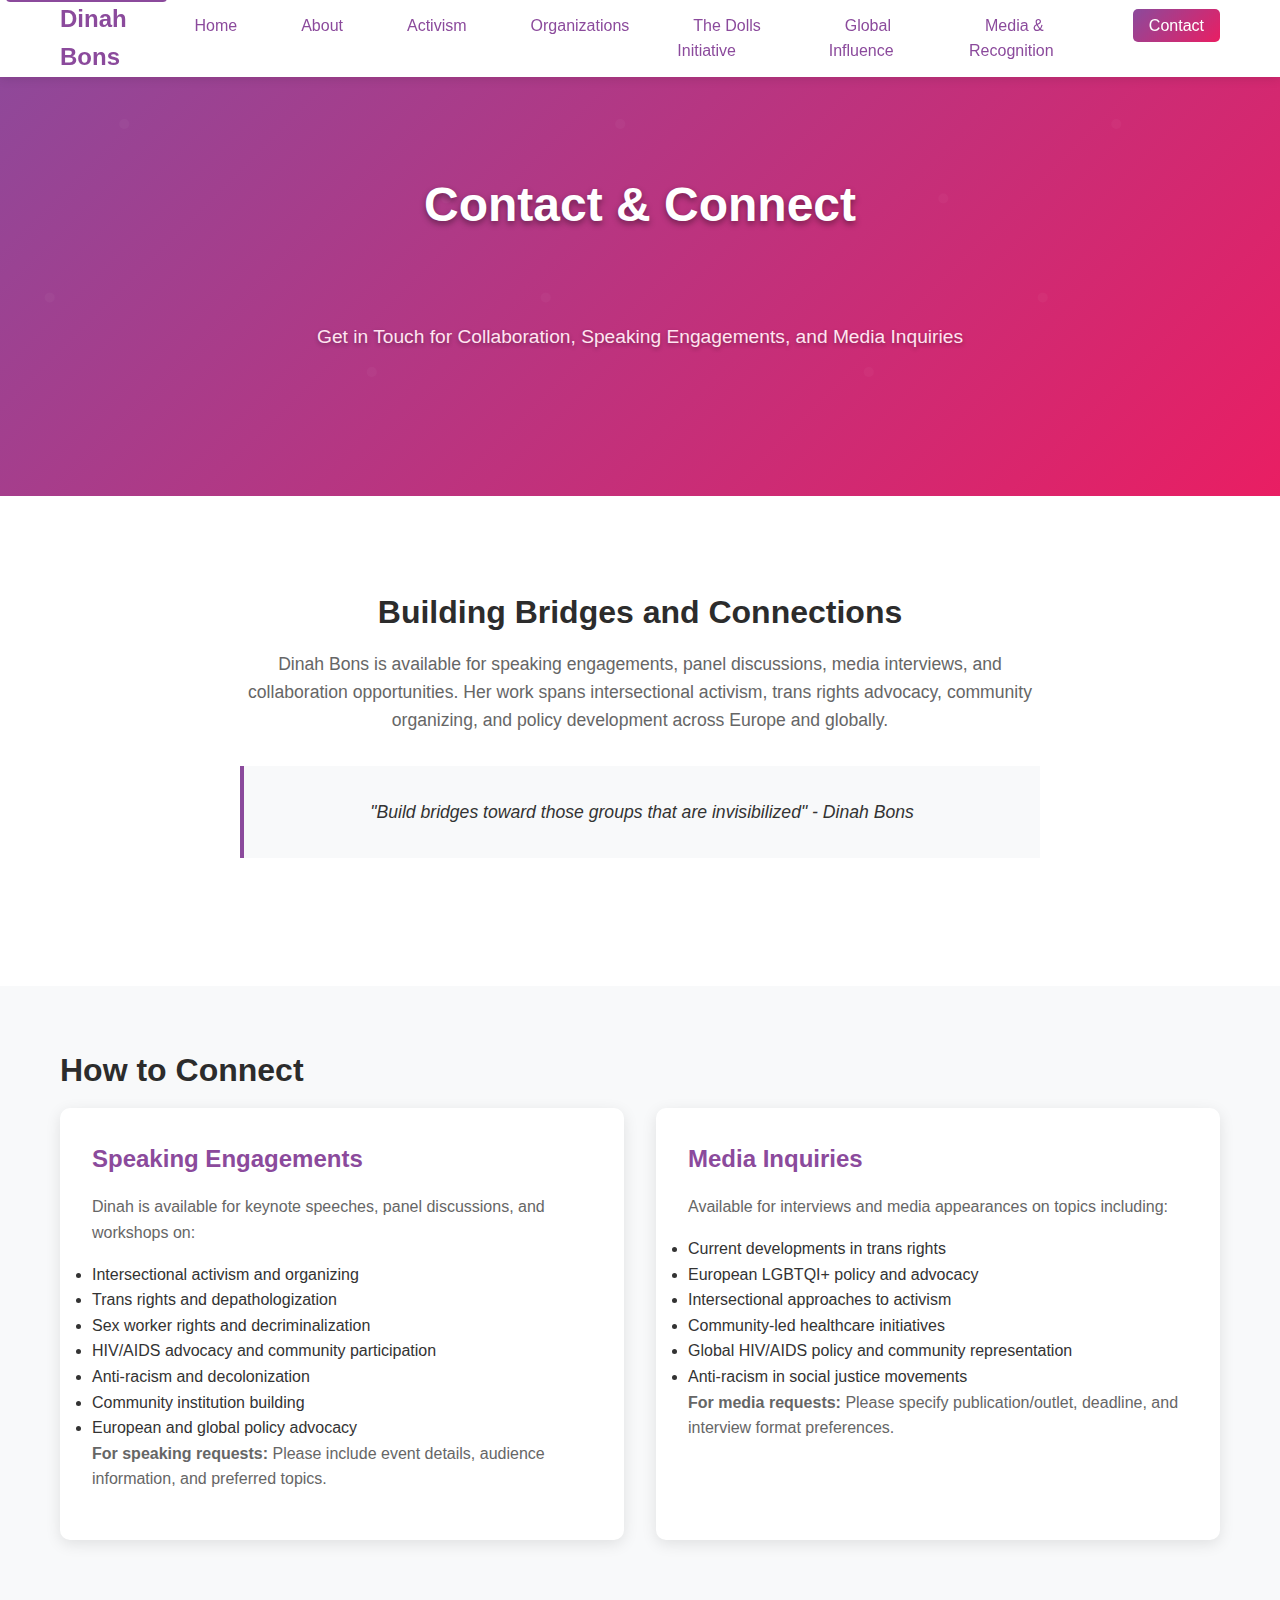
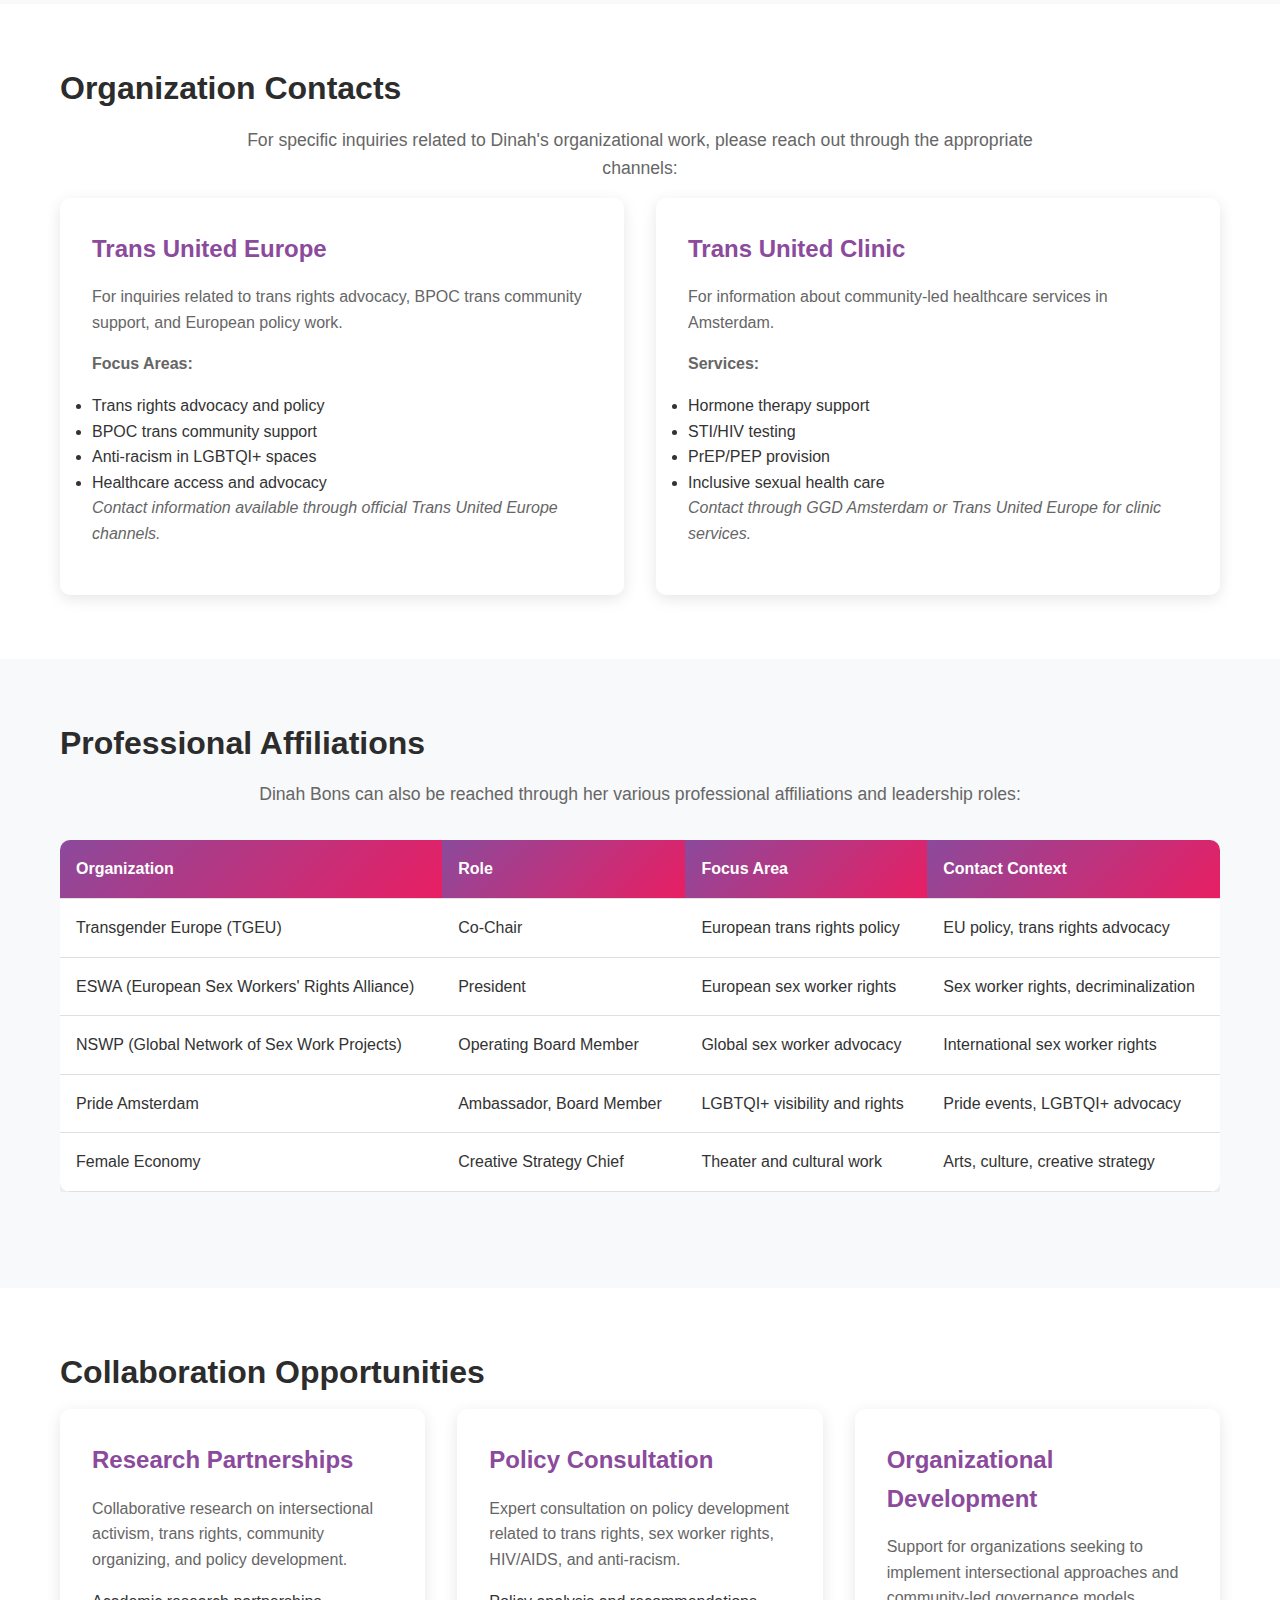
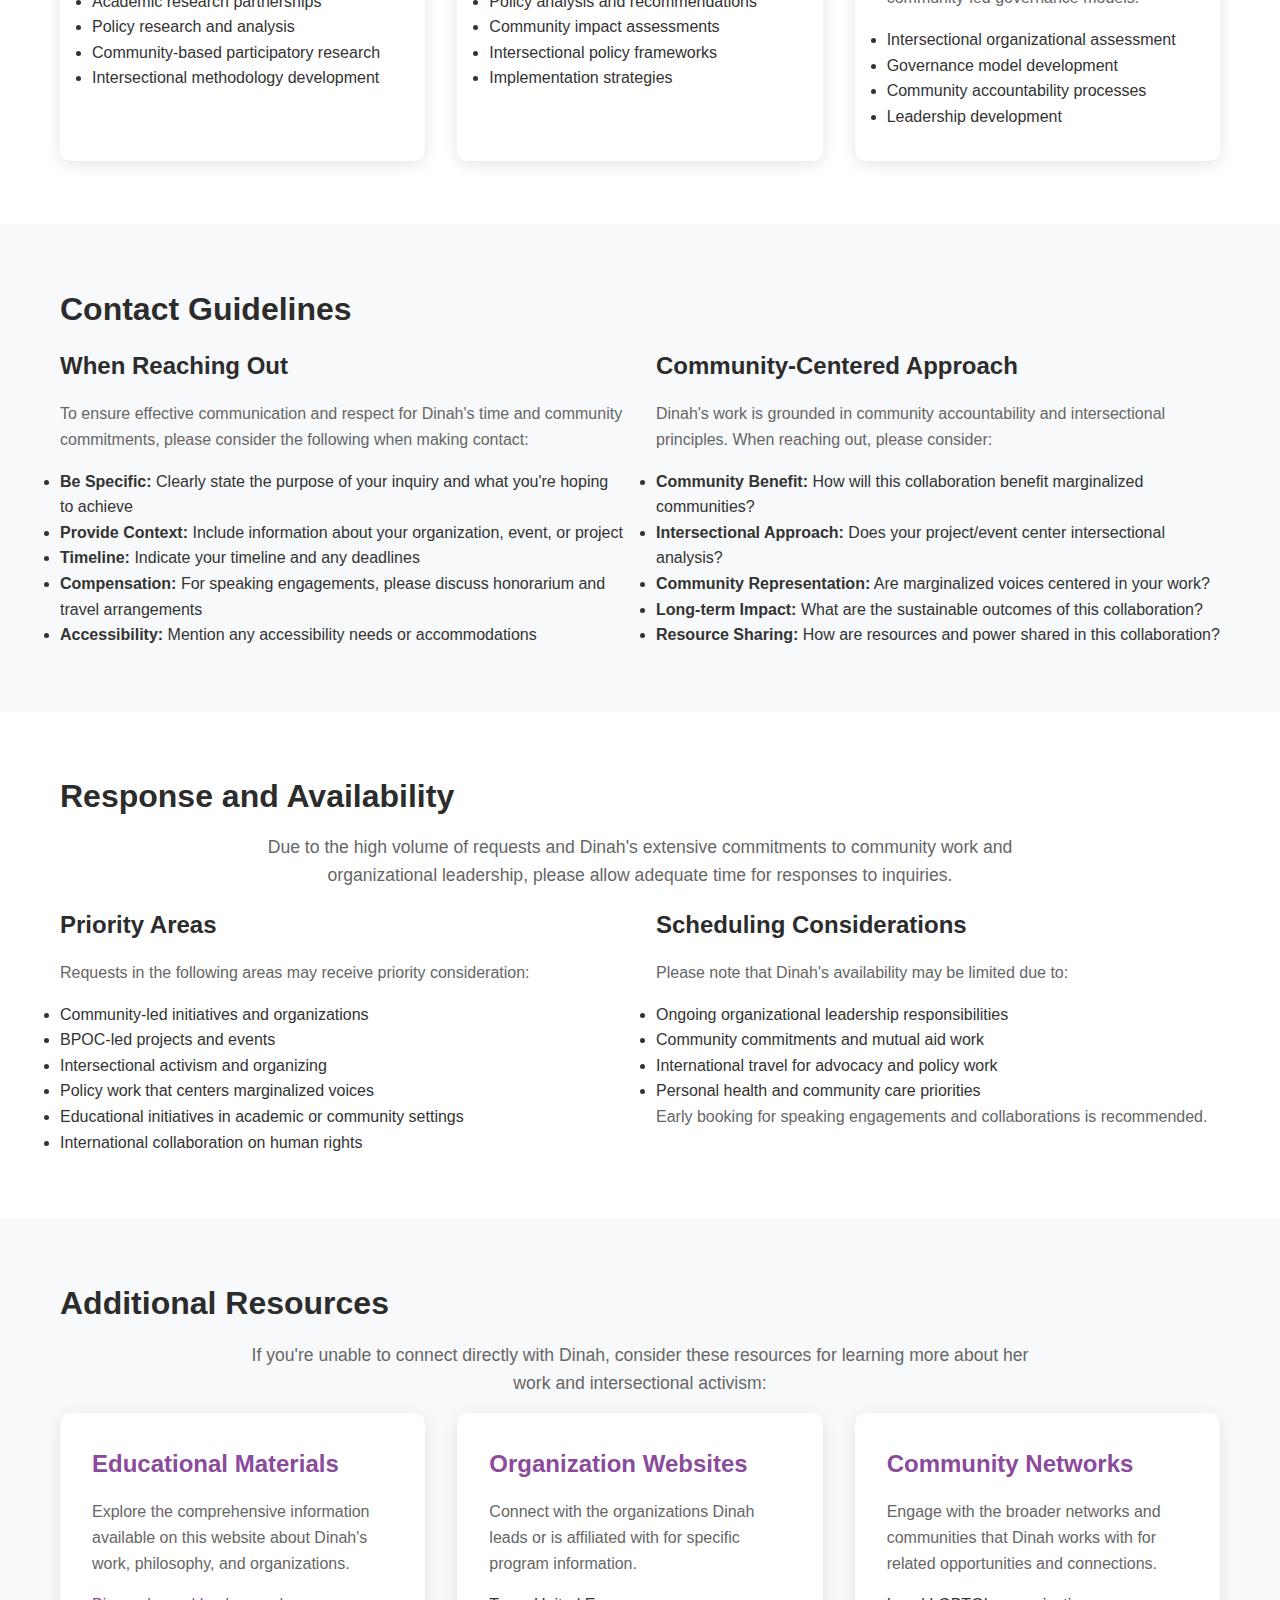
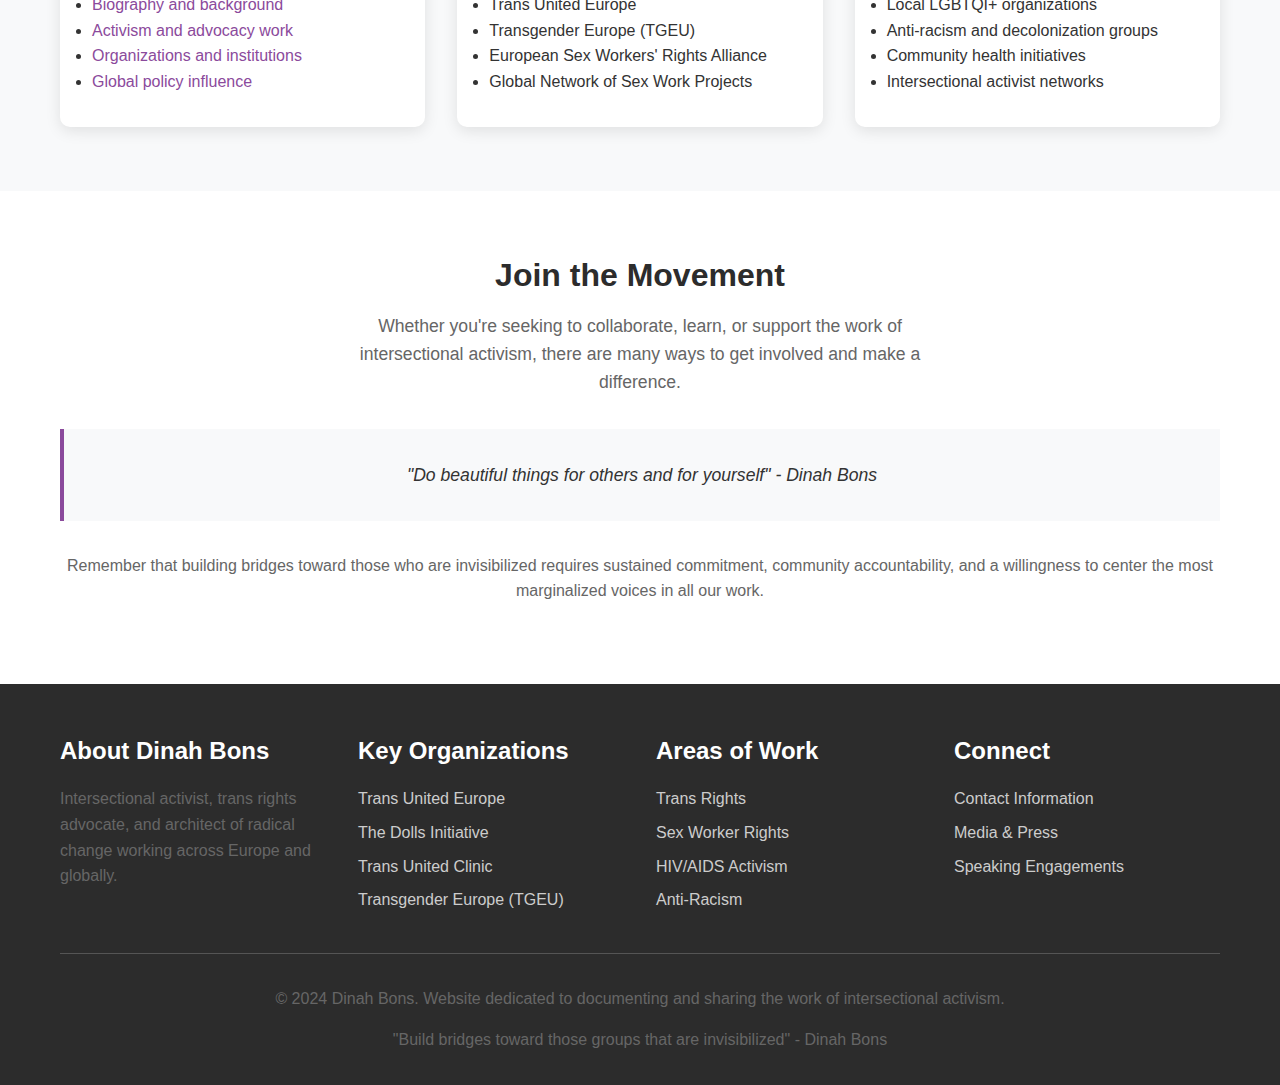
<file: contact.html>
<!DOCTYPE html>
<html lang="en">
<head>
    <meta charset="UTF-8">
    <meta name="viewport" content="width=device-width, initial-scale=1.0">
    <meta name="description" content="Contact Dinah Bons for speaking engagements, media inquiries, collaboration opportunities, and information about her organizations and advocacy work.">
    <meta name="keywords" content="Contact Dinah Bons, speaking engagements, media inquiries, collaboration, Trans United Europe, intersectional activism">
    <title>Contact - Dinah Bons</title>
    <link rel="stylesheet" href="style.css">
</head>
<body>
    <!-- Header and Navigation -->
    <header>
        <nav class="container">
            <div class="logo">Dinah Bons</div>
            <ul class="nav-menu">
                <li><a href="index.html">Home</a></li>
                <li><a href="about.html">About</a></li>
                <li><a href="activism.html">Activism</a></li>
                <li><a href="organizations.html">Organizations</a></li>
                <li><a href="dolls-initiative.html">The Dolls Initiative</a></li>
                <li><a href="influence.html">Global Influence</a></li>
                <li><a href="media.html">Media & Recognition</a></li>
                <li><a href="contact.html" class="active">Contact</a></li>
            </ul>
            <button class="mobile-menu-toggle" aria-label="Toggle mobile menu">☰</button>
        </nav>
    </header>

    <!-- Hero Section -->
    <section class="hero">
        <div class="container">
            <div class="hero-content">
                <h1>Contact & Connect</h1>
                <p class="hero-subtitle">Get in Touch for Collaboration, Speaking Engagements, and Media Inquiries</p>
            </div>
        </div>
    </section>

    <!-- Introduction -->
    <section class="intro-section">
        <div class="container">
            <div class="intro-text">
                <h2>Building Bridges and Connections</h2>
                <p>Dinah Bons is available for speaking engagements, panel discussions, media interviews, and collaboration opportunities. Her work spans intersectional activism, trans rights advocacy, community organizing, and policy development across Europe and globally.</p>
                
                <div class="highlight-quote">
                    "Build bridges toward those groups that are invisibilized" - Dinah Bons
                </div>
            </div>
        </div>
    </section>

    <!-- Contact Options -->
    <section class="section section-alt">
        <div class="container">
            <h2>How to Connect</h2>
            
            <div class="grid grid-2">
                <div class="card">
                    <h3>Speaking Engagements</h3>
                    <p>Dinah is available for keynote speeches, panel discussions, and workshops on:</p>
                    <ul>
                        <li>Intersectional activism and organizing</li>
                        <li>Trans rights and depathologization</li>
                        <li>Sex worker rights and decriminalization</li>
                        <li>HIV/AIDS advocacy and community participation</li>
                        <li>Anti-racism and decolonization</li>
                        <li>Community institution building</li>
                        <li>European and global policy advocacy</li>
                    </ul>
                    <p><strong>For speaking requests:</strong> Please include event details, audience information, and preferred topics.</p>
                </div>
                
                <div class="card">
                    <h3>Media Inquiries</h3>
                    <p>Available for interviews and media appearances on topics including:</p>
                    <ul>
                        <li>Current developments in trans rights</li>
                        <li>European LGBTQI+ policy and advocacy</li>
                        <li>Intersectional approaches to activism</li>
                        <li>Community-led healthcare initiatives</li>
                        <li>Global HIV/AIDS policy and community representation</li>
                        <li>Anti-racism in social justice movements</li>
                    </ul>
                    <p><strong>For media requests:</strong> Please specify publication/outlet, deadline, and interview format preferences.</p>
                </div>
            </div>
        </div>
    </section>

    <!-- Organizations Contact -->
    <section class="section">
        <div class="container">
            <h2>Organization Contacts</h2>
            
            <div class="intro-text">
                <p>For specific inquiries related to Dinah's organizational work, please reach out through the appropriate channels:</p>
            </div>
            
            <div class="grid grid-2">
                <div class="card">
                    <h3>Trans United Europe</h3>
                    <p>For inquiries related to trans rights advocacy, BPOC trans community support, and European policy work.</p>
                    <p><strong>Focus Areas:</strong></p>
                    <ul>
                        <li>Trans rights advocacy and policy</li>
                        <li>BPOC trans community support</li>
                        <li>Anti-racism in LGBTQI+ spaces</li>
                        <li>Healthcare access and advocacy</li>
                    </ul>
                    <p><em>Contact information available through official Trans United Europe channels.</em></p>
                </div>
                
                <div class="card">
                    <h3>Trans United Clinic</h3>
                    <p>For information about community-led healthcare services in Amsterdam.</p>
                    <p><strong>Services:</strong></p>
                    <ul>
                        <li>Hormone therapy support</li>
                        <li>STI/HIV testing</li>
                        <li>PrEP/PEP provision</li>
                        <li>Inclusive sexual health care</li>
                    </ul>
                    <p><em>Contact through GGD Amsterdam or Trans United Europe for clinic services.</em></p>
                </div>
            </div>
        </div>
    </section>

    <!-- Professional Affiliations -->
    <section class="section section-alt">
        <div class="container">
            <h2>Professional Affiliations</h2>
            
            <div class="intro-text">
                <p>Dinah Bons can also be reached through her various professional affiliations and leadership roles:</p>
            </div>
            
            <div class="table-container">
                <table>
                    <thead>
                        <tr>
                            <th>Organization</th>
                            <th>Role</th>
                            <th>Focus Area</th>
                            <th>Contact Context</th>
                        </tr>
                    </thead>
                    <tbody>
                        <tr>
                            <td>Transgender Europe (TGEU)</td>
                            <td>Co-Chair</td>
                            <td>European trans rights policy</td>
                            <td>EU policy, trans rights advocacy</td>
                        </tr>
                        <tr>
                            <td>ESWA (European Sex Workers' Rights Alliance)</td>
                            <td>President</td>
                            <td>European sex worker rights</td>
                            <td>Sex worker rights, decriminalization</td>
                        </tr>
                        <tr>
                            <td>NSWP (Global Network of Sex Work Projects)</td>
                            <td>Operating Board Member</td>
                            <td>Global sex worker advocacy</td>
                            <td>International sex worker rights</td>
                        </tr>
                        <tr>
                            <td>Pride Amsterdam</td>
                            <td>Ambassador, Board Member</td>
                            <td>LGBTQI+ visibility and rights</td>
                            <td>Pride events, LGBTQI+ advocacy</td>
                        </tr>
                        <tr>
                            <td>Female Economy</td>
                            <td>Creative Strategy Chief</td>
                            <td>Theater and cultural work</td>
                            <td>Arts, culture, creative strategy</td>
                        </tr>
                    </tbody>
                </table>
            </div>
        </div>
    </section>

    <!-- Collaboration Opportunities -->
    <section class="section">
        <div class="container">
            <h2>Collaboration Opportunities</h2>
            
            <div class="grid grid-3">
                <div class="card">
                    <h3>Research Partnerships</h3>
                    <p>Collaborative research on intersectional activism, trans rights, community organizing, and policy development.</p>
                    <ul>
                        <li>Academic research partnerships</li>
                        <li>Policy research and analysis</li>
                        <li>Community-based participatory research</li>
                        <li>Intersectional methodology development</li>
                    </ul>
                </div>
                
                <div class="card">
                    <h3>Policy Consultation</h3>
                    <p>Expert consultation on policy development related to trans rights, sex worker rights, HIV/AIDS, and anti-racism.</p>
                    <ul>
                        <li>Policy analysis and recommendations</li>
                        <li>Community impact assessments</li>
                        <li>Intersectional policy frameworks</li>
                        <li>Implementation strategies</li>
                    </ul>
                </div>
                
                <div class="card">
                    <h3>Organizational Development</h3>
                    <p>Support for organizations seeking to implement intersectional approaches and community-led governance models.</p>
                    <ul>
                        <li>Intersectional organizational assessment</li>
                        <li>Governance model development</li>
                        <li>Community accountability processes</li>
                        <li>Leadership development</li>
                    </ul>
                </div>
            </div>
        </div>
    </section>

    <!-- Guidelines for Contact -->
    <section class="section section-alt">
        <div class="container">
            <h2>Contact Guidelines</h2>
            
            <div class="grid grid-2">
                <div>
                    <h3>When Reaching Out</h3>
                    <p>To ensure effective communication and respect for Dinah's time and community commitments, please consider the following when making contact:</p>
                    
                    <ul>
                        <li><strong>Be Specific:</strong> Clearly state the purpose of your inquiry and what you're hoping to achieve</li>
                        <li><strong>Provide Context:</strong> Include information about your organization, event, or project</li>
                        <li><strong>Timeline:</strong> Indicate your timeline and any deadlines</li>
                        <li><strong>Compensation:</strong> For speaking engagements, please discuss honorarium and travel arrangements</li>
                        <li><strong>Accessibility:</strong> Mention any accessibility needs or accommodations</li>
                    </ul>
                </div>
                
                <div>
                    <h3>Community-Centered Approach</h3>
                    <p>Dinah's work is grounded in community accountability and intersectional principles. When reaching out, please consider:</p>
                    
                    <ul>
                        <li><strong>Community Benefit:</strong> How will this collaboration benefit marginalized communities?</li>
                        <li><strong>Intersectional Approach:</strong> Does your project/event center intersectional analysis?</li>
                        <li><strong>Community Representation:</strong> Are marginalized voices centered in your work?</li>
                        <li><strong>Long-term Impact:</strong> What are the sustainable outcomes of this collaboration?</li>
                        <li><strong>Resource Sharing:</strong> How are resources and power shared in this collaboration?</li>
                    </ul>
                </div>
            </div>
        </div>
    </section>

    <!-- Response Expectations -->
    <section class="section">
        <div class="container">
            <h2>Response and Availability</h2>
            
            <div class="intro-text">
                <p>Due to the high volume of requests and Dinah's extensive commitments to community work and organizational leadership, please allow adequate time for responses to inquiries.</p>
            </div>
            
            <div class="grid grid-2">
                <div>
                    <h3>Priority Areas</h3>
                    <p>Requests in the following areas may receive priority consideration:</p>
                    <ul>
                        <li>Community-led initiatives and organizations</li>
                        <li>BPOC-led projects and events</li>
                        <li>Intersectional activism and organizing</li>
                        <li>Policy work that centers marginalized voices</li>
                        <li>Educational initiatives in academic or community settings</li>
                        <li>International collaboration on human rights</li>
                    </ul>
                </div>
                
                <div>
                    <h3>Scheduling Considerations</h3>
                    <p>Please note that Dinah's availability may be limited due to:</p>
                    <ul>
                        <li>Ongoing organizational leadership responsibilities</li>
                        <li>Community commitments and mutual aid work</li>
                        <li>International travel for advocacy and policy work</li>
                        <li>Personal health and community care priorities</li>
                    </ul>
                    <p>Early booking for speaking engagements and collaborations is recommended.</p>
                </div>
            </div>
        </div>
    </section>

    <!-- Alternative Resources -->
    <section class="section section-alt">
        <div class="container">
            <h2>Additional Resources</h2>
            
            <div class="intro-text">
                <p>If you're unable to connect directly with Dinah, consider these resources for learning more about her work and intersectional activism:</p>
            </div>
            
            <div class="grid grid-3">
                <div class="card">
                    <h3>Educational Materials</h3>
                    <p>Explore the comprehensive information available on this website about Dinah's work, philosophy, and organizations.</p>
                    <ul>
                        <li><a href="about.html">Biography and background</a></li>
                        <li><a href="activism.html">Activism and advocacy work</a></li>
                        <li><a href="organizations.html">Organizations and institutions</a></li>
                        <li><a href="influence.html">Global policy influence</a></li>
                    </ul>
                </div>
                
                <div class="card">
                    <h3>Organization Websites</h3>
                    <p>Connect with the organizations Dinah leads or is affiliated with for specific program information.</p>
                    <ul>
                        <li>Trans United Europe</li>
                        <li>Transgender Europe (TGEU)</li>
                        <li>European Sex Workers' Rights Alliance</li>
                        <li>Global Network of Sex Work Projects</li>
                    </ul>
                </div>
                
                <div class="card">
                    <h3>Community Networks</h3>
                    <p>Engage with the broader networks and communities that Dinah works with for related opportunities and connections.</p>
                    <ul>
                        <li>Local LGBTQI+ organizations</li>
                        <li>Anti-racism and decolonization groups</li>
                        <li>Community health initiatives</li>
                        <li>Intersectional activist networks</li>
                    </ul>
                </div>
            </div>
        </div>
    </section>

    <!-- Final Message -->
    <section class="section">
        <div class="container" style="text-align: center;">
            <h2>Join the Movement</h2>
            <p style="font-size: 1.1rem; max-width: 600px; margin: 0 auto 2rem;">Whether you're seeking to collaborate, learn, or support the work of intersectional activism, there are many ways to get involved and make a difference.</p>
            
            <div class="highlight-quote">
                "Do beautiful things for others and for yourself" - Dinah Bons
            </div>
            
            <p style="margin-top: 2rem;">Remember that building bridges toward those who are invisibilized requires sustained commitment, community accountability, and a willingness to center the most marginalized voices in all our work.</p>
        </div>
    </section>

    <!-- Footer -->
    <footer>
        <div class="container">
            <div class="footer-content">
                <div class="footer-section">
                    <h3>About Dinah Bons</h3>
                    <p>Intersectional activist, trans rights advocate, and architect of radical change working across Europe and globally.</p>
                </div>
                
                <div class="footer-section">
                    <h3>Key Organizations</h3>
                    <a href="organizations.html#trans-united">Trans United Europe</a>
                    <a href="dolls-initiative.html">The Dolls Initiative</a>
                    <a href="organizations.html#clinic">Trans United Clinic</a>
                    <a href="influence.html#tgeu">Transgender Europe (TGEU)</a>
                </div>
                
                <div class="footer-section">
                    <h3>Areas of Work</h3>
                    <a href="activism.html#trans-rights">Trans Rights</a>
                    <a href="activism.html#sex-worker-rights">Sex Worker Rights</a>
                    <a href="activism.html#hiv-aids">HIV/AIDS Activism</a>
                    <a href="activism.html#anti-racism">Anti-Racism</a>
                </div>
                
                <div class="footer-section">
                    <h3>Connect</h3>
                    <a href="contact.html">Contact Information</a>
                    <a href="media.html">Media & Press</a>
                    <a href="influence.html">Speaking Engagements</a>
                </div>
            </div>
            
            <div class="footer-bottom">
                <p>&copy; 2024 Dinah Bons. Website dedicated to documenting and sharing the work of intersectional activism.</p>
                <p>"Build bridges toward those groups that are invisibilized" - Dinah Bons</p>
            </div>
        </div>
    </footer>

    <script src="script.js"></script>
</body>
</html>
</file>
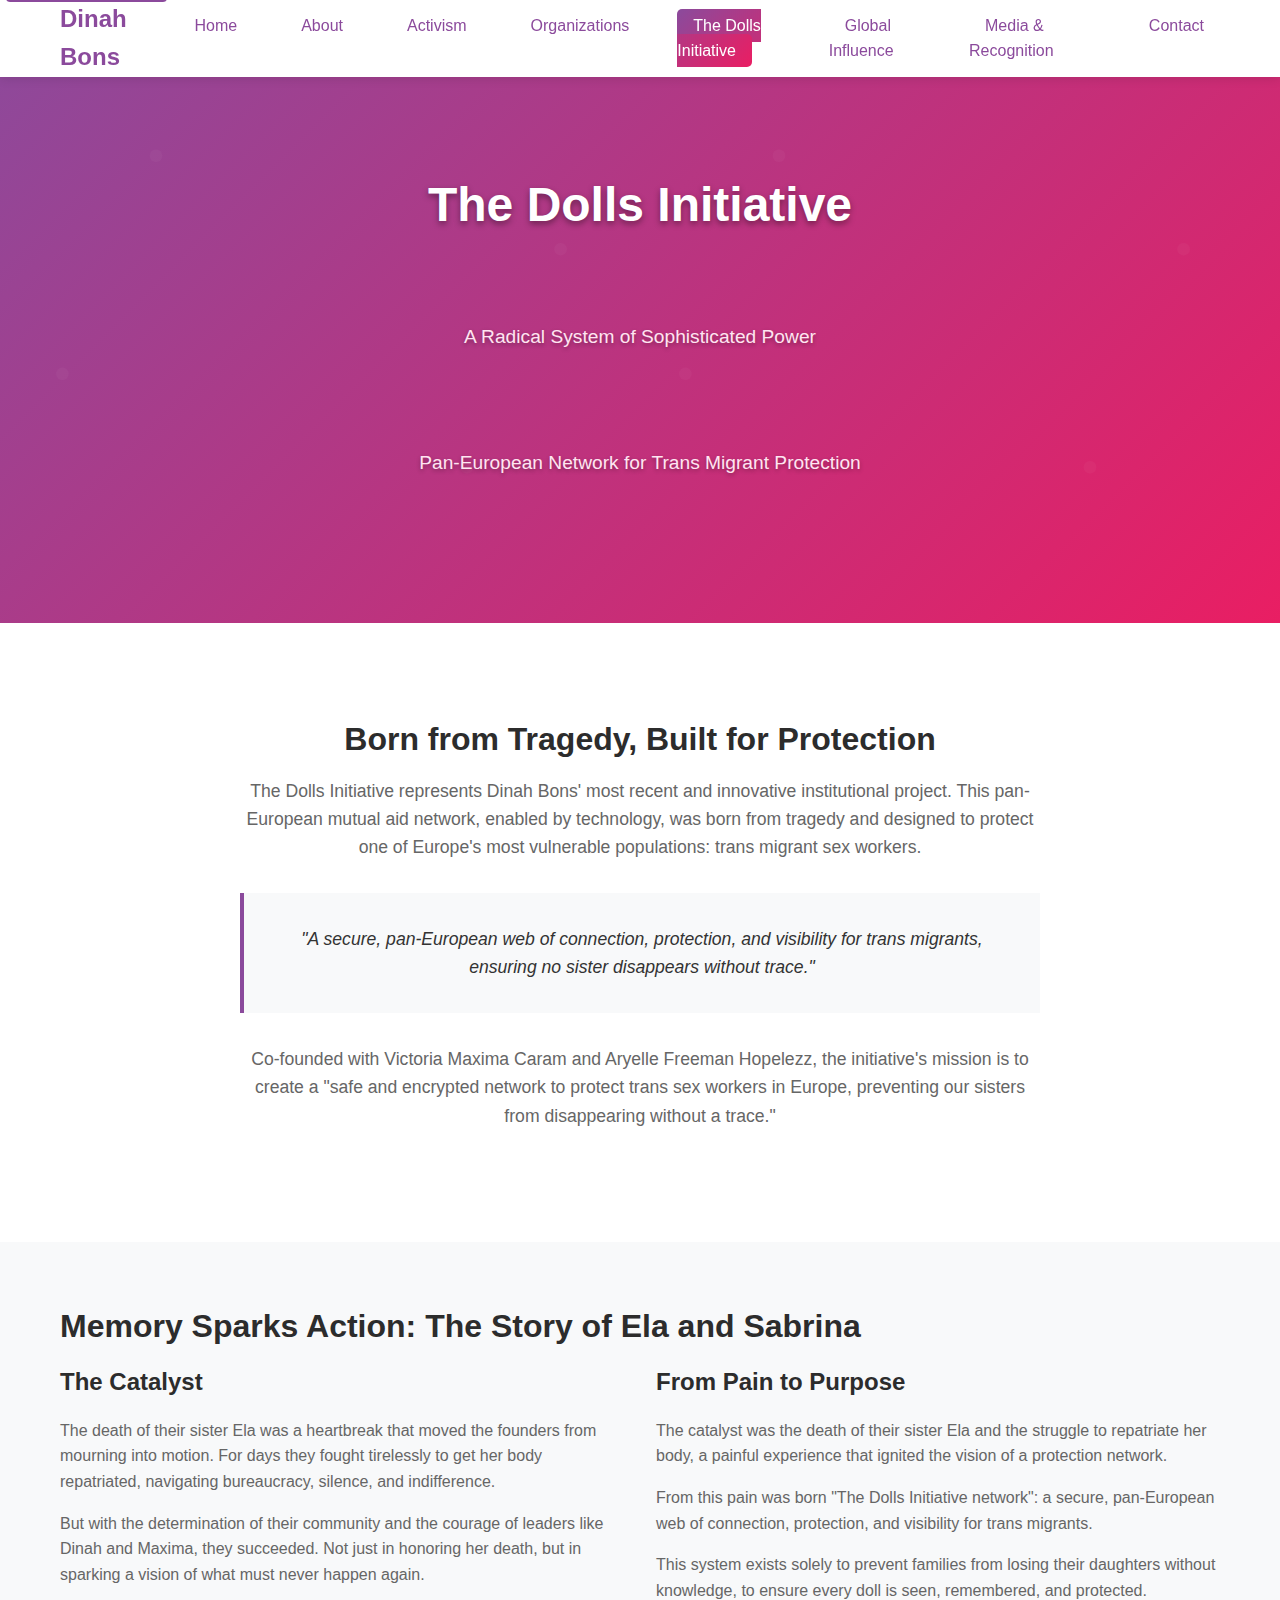
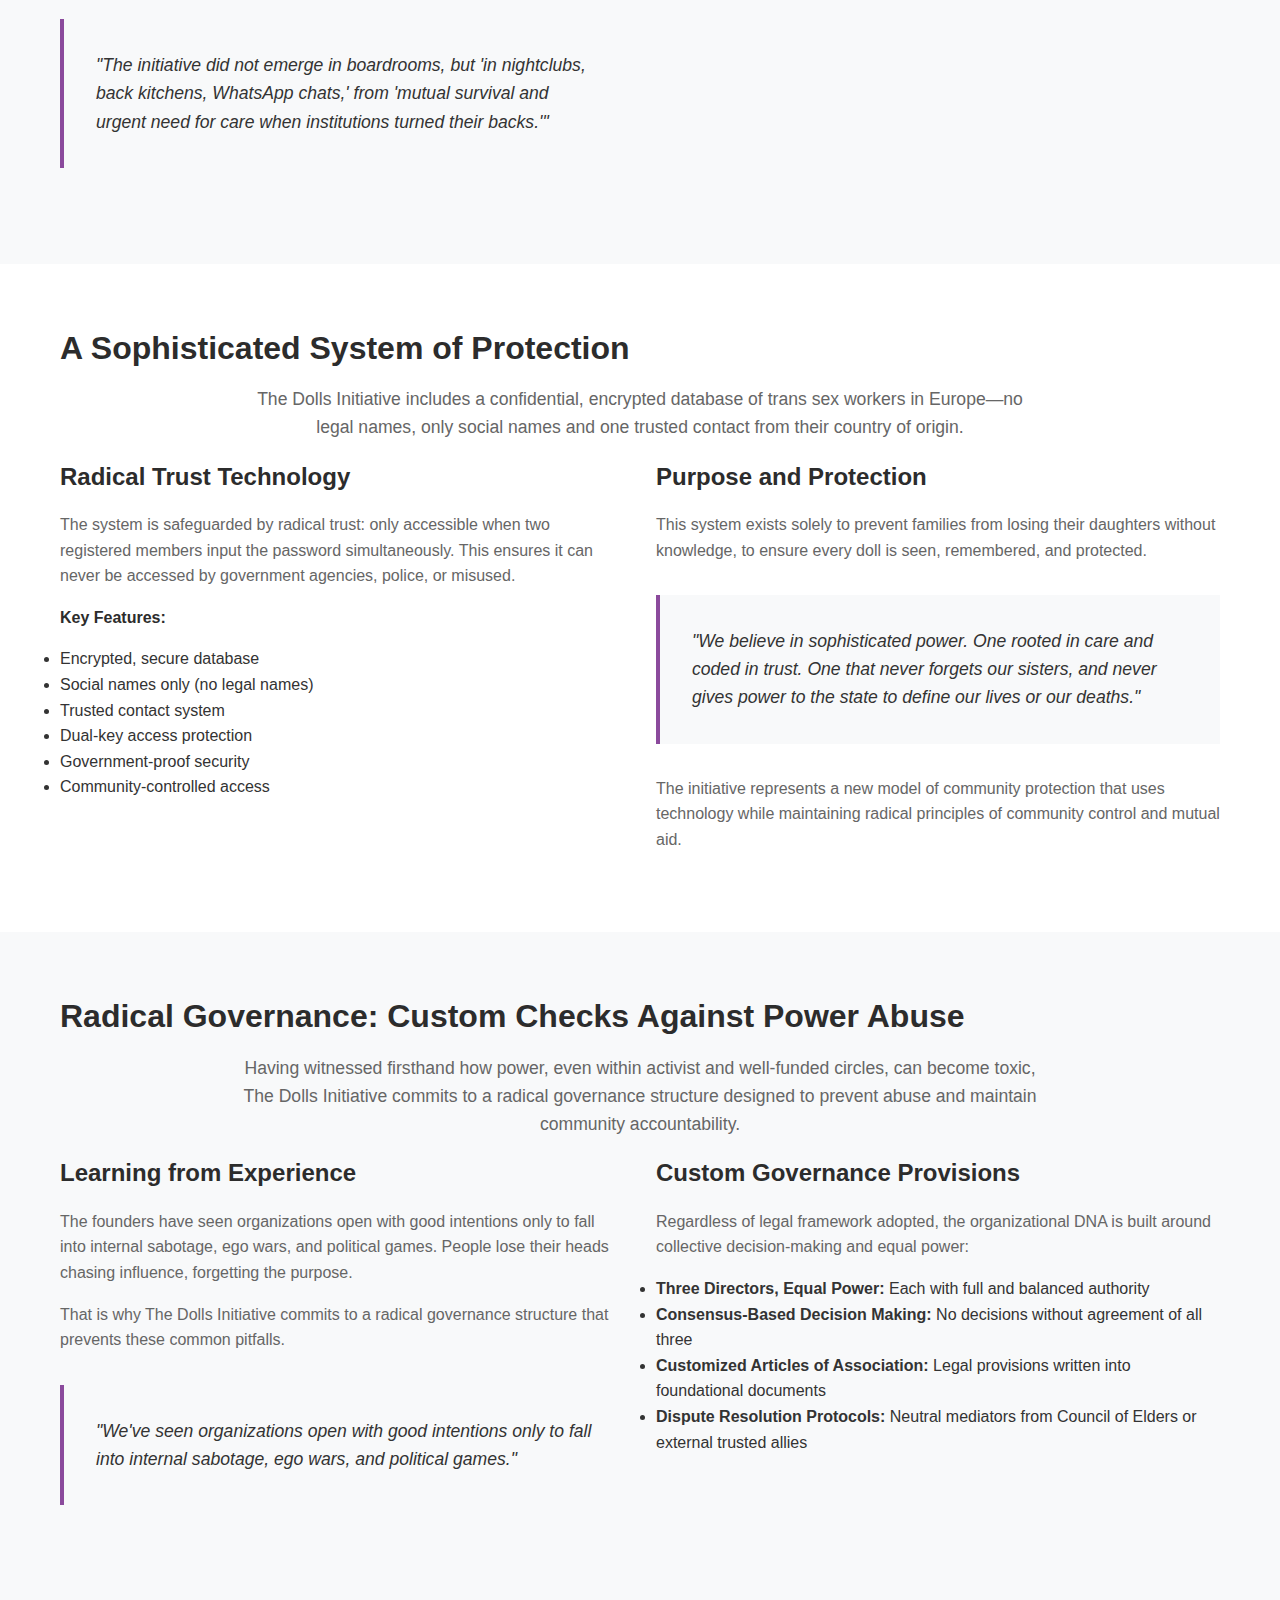
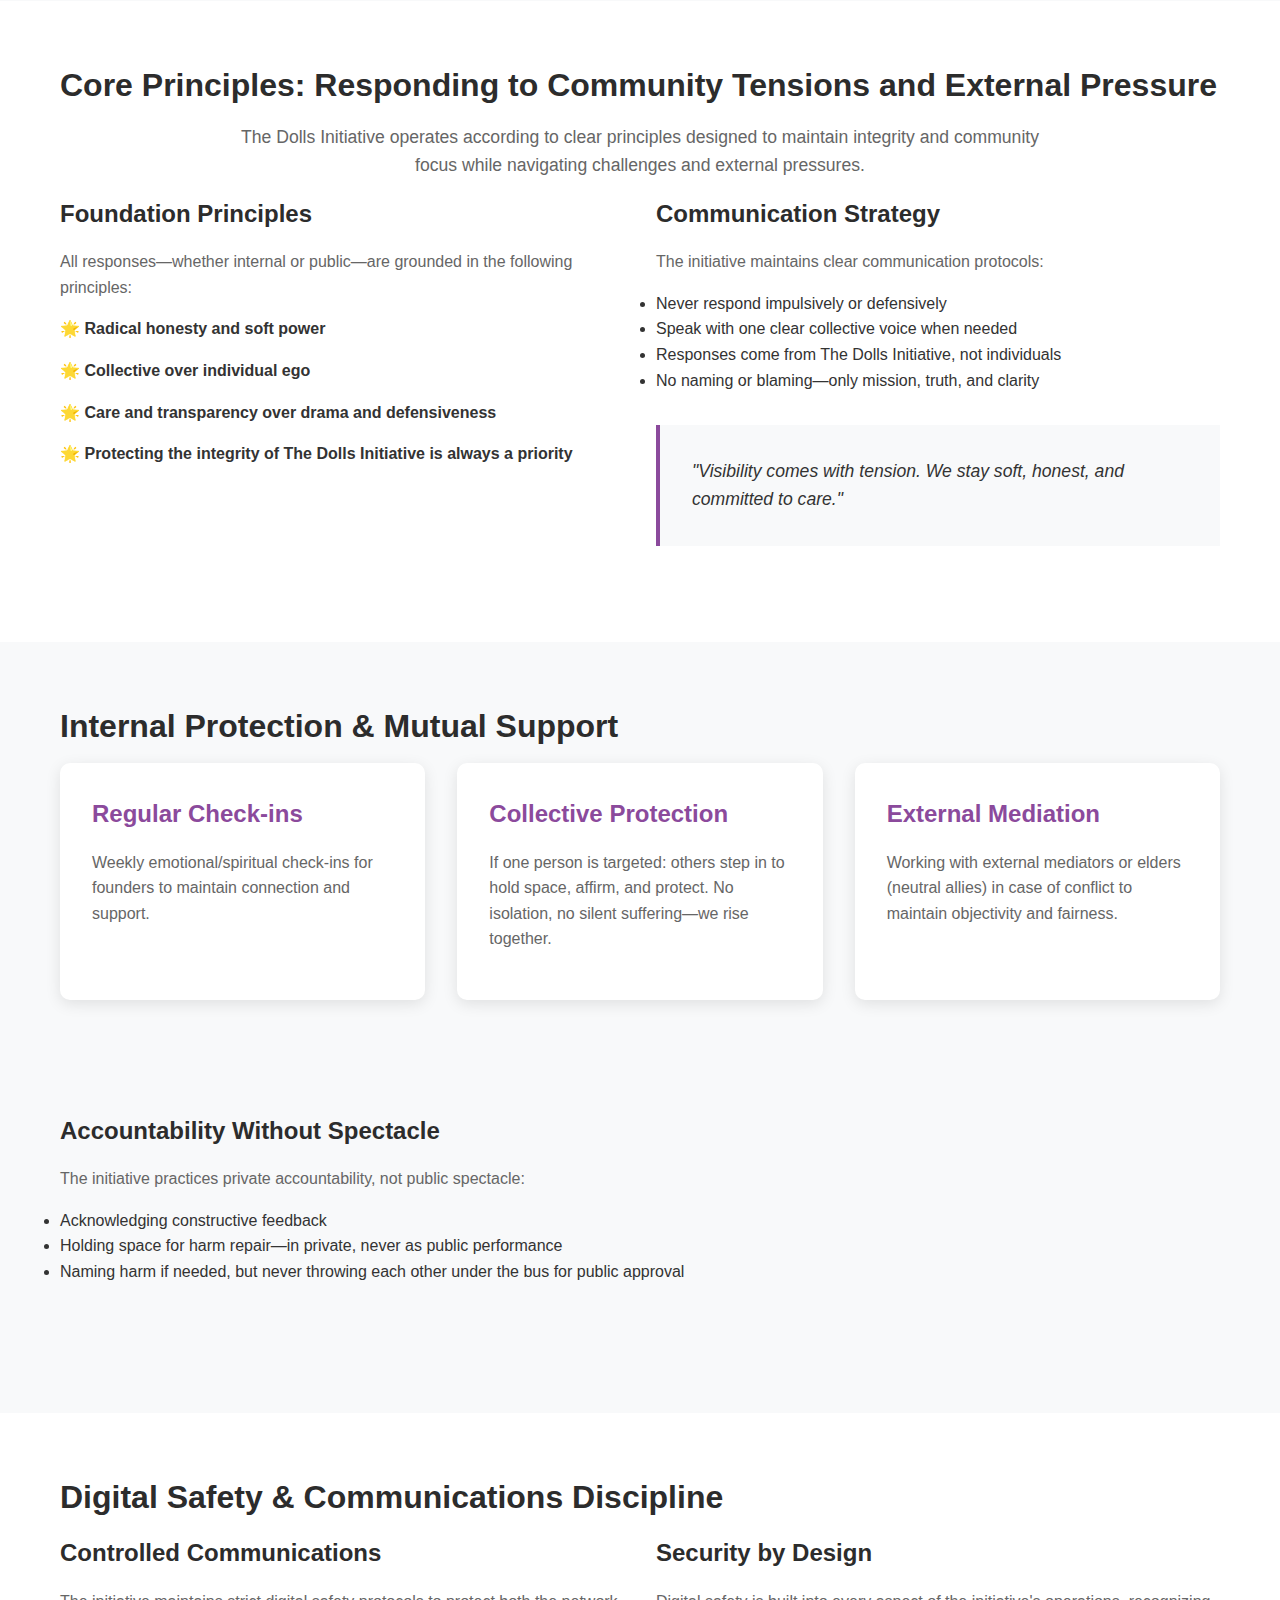
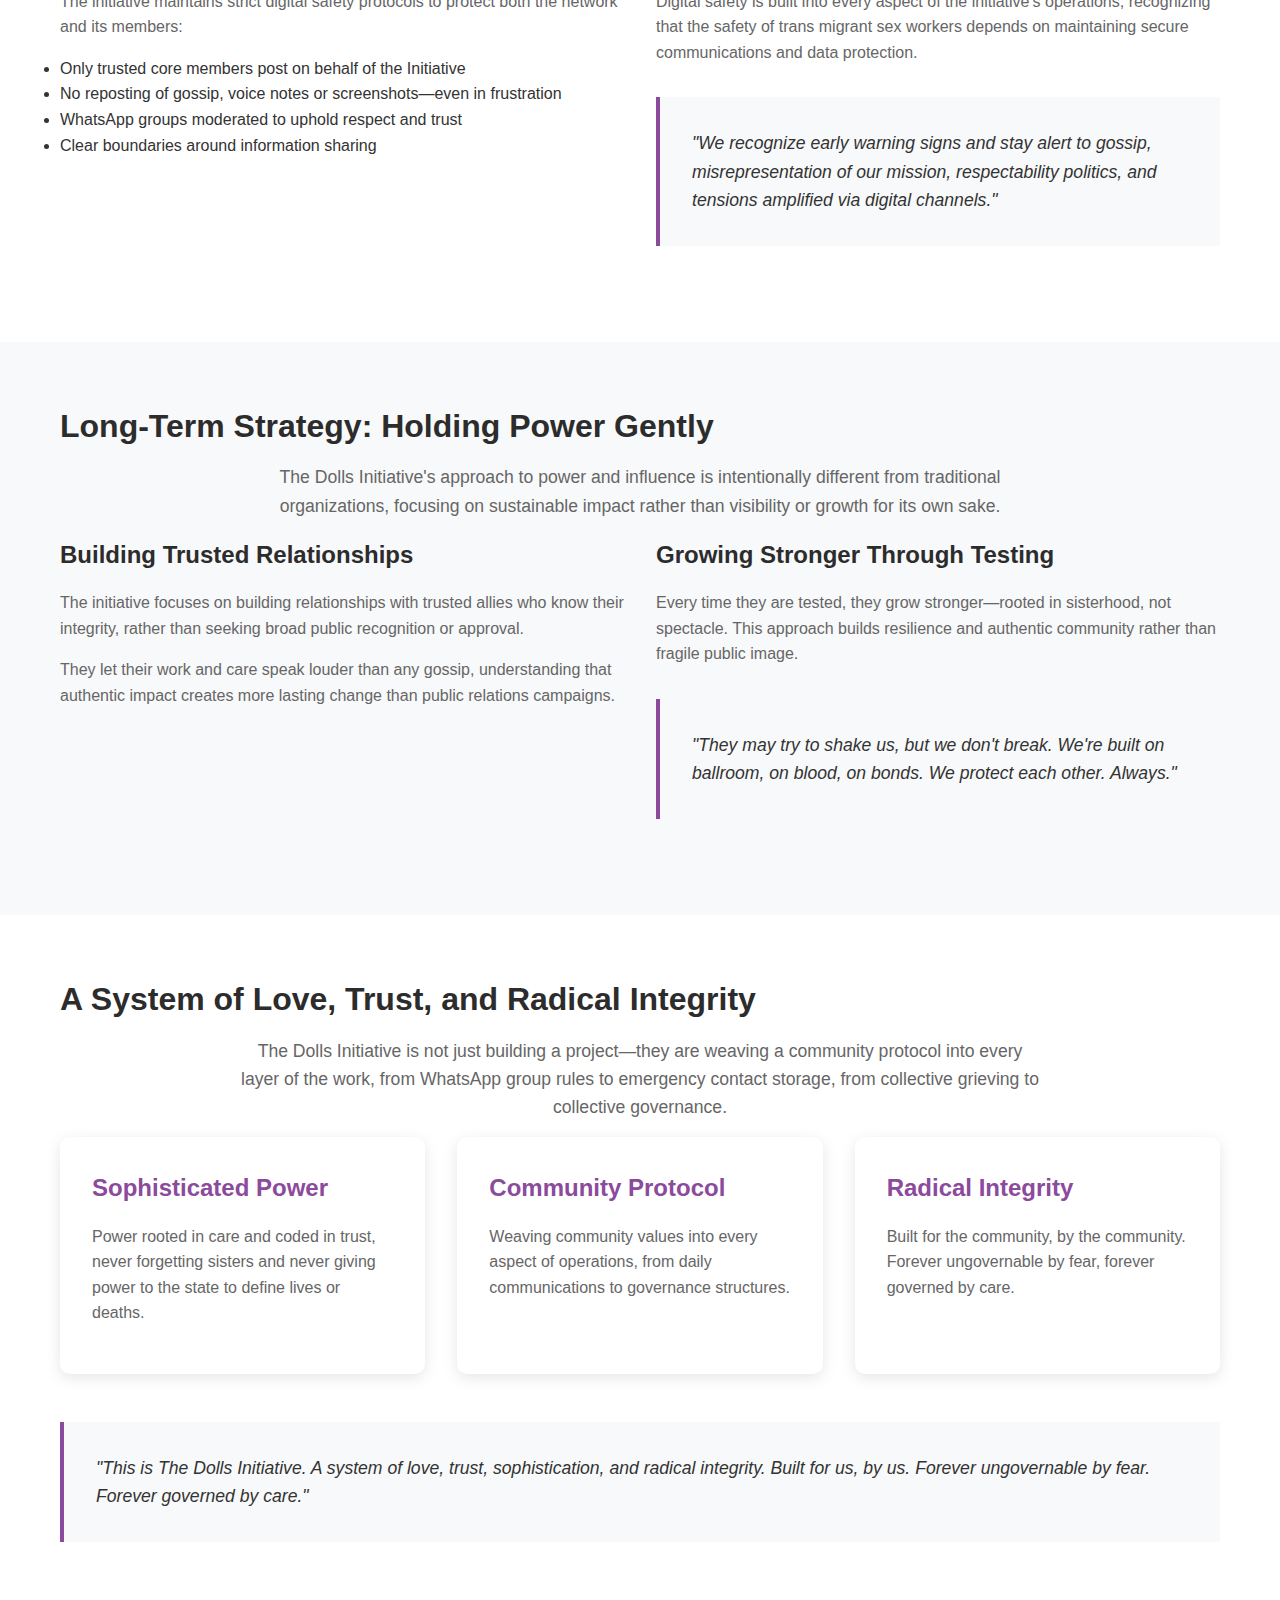
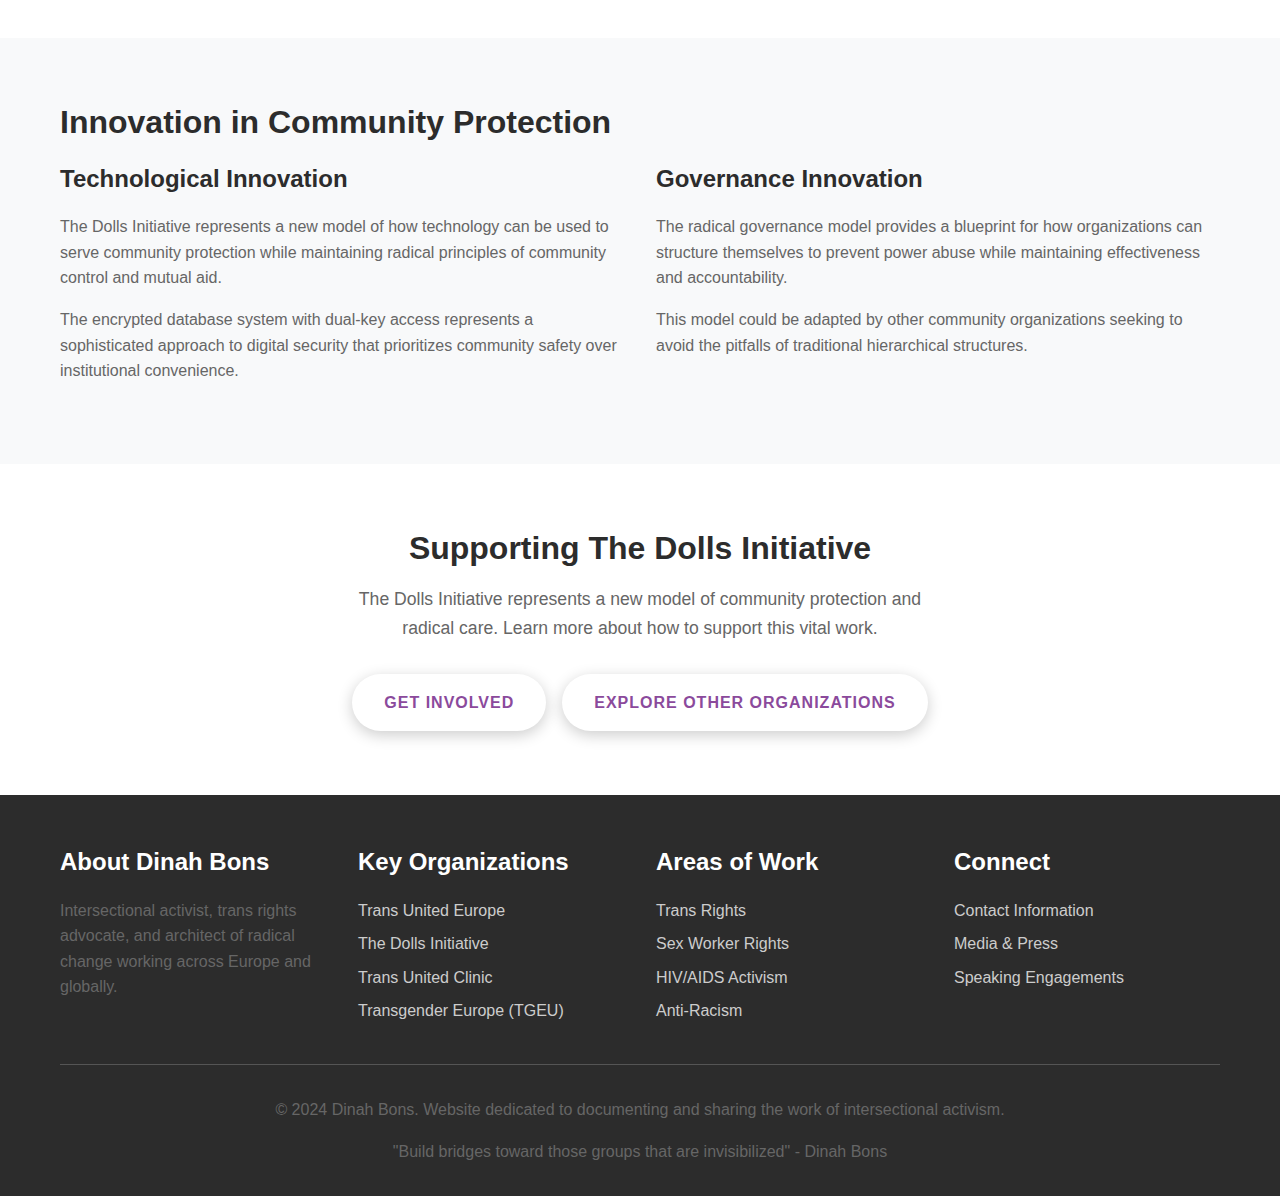
<file: dolls-initiative.html>
<!DOCTYPE html>
<html lang="en">
<head>
    <meta charset="UTF-8">
    <meta name="viewport" content="width=device-width, initial-scale=1.0">
    <meta name="description" content="The Dolls Initiative - A radical pan-European encrypted network for protecting trans migrant sex workers, co-founded by Dinah Bons. Learn about this innovative system of sophisticated power.">
    <meta name="keywords" content="The Dolls Initiative, Dinah Bons, trans migrant sex workers, pan-European network, radical care, encrypted protection">
    <title>The Dolls Initiative - Dinah Bons</title>
    <link rel="stylesheet" href="style.css">
</head>
<body>
    <!-- Header and Navigation -->
    <header>
        <nav class="container">
            <div class="logo">Dinah Bons</div>
            <ul class="nav-menu">
                <li><a href="index.html">Home</a></li>
                <li><a href="about.html">About</a></li>
                <li><a href="activism.html">Activism</a></li>
                <li><a href="organizations.html">Organizations</a></li>
                <li><a href="dolls-initiative.html" class="active">The Dolls Initiative</a></li>
                <li><a href="influence.html">Global Influence</a></li>
                <li><a href="media.html">Media & Recognition</a></li>
                <li><a href="contact.html">Contact</a></li>
            </ul>
            <button class="mobile-menu-toggle" aria-label="Toggle mobile menu">☰</button>
        </nav>
    </header>

    <!-- Hero Section -->
    <section class="hero">
        <div class="container">
            <div class="hero-content">
                <h1>The Dolls Initiative</h1>
                <p class="hero-subtitle">A Radical System of Sophisticated Power</p>
                <p class="hero-subtitle">Pan-European Network for Trans Migrant Protection</p>
            </div>
        </div>
    </section>

    <!-- Introduction -->
    <section class="intro-section">
        <div class="container">
            <div class="intro-text">
                <h2>Born from Tragedy, Built for Protection</h2>
                <p>The Dolls Initiative represents Dinah Bons' most recent and innovative institutional project. This pan-European mutual aid network, enabled by technology, was born from tragedy and designed to protect one of Europe's most vulnerable populations: trans migrant sex workers.</p>
                
                <div class="highlight-quote">
                    "A secure, pan-European web of connection, protection, and visibility for trans migrants, ensuring no sister disappears without trace."
                </div>
                
                <p>Co-founded with Victoria Maxima Caram and Aryelle Freeman Hopelezz, the initiative's mission is to create a "safe and encrypted network to protect trans sex workers in Europe, preventing our sisters from disappearing without a trace."</p>
            </div>
        </div>
    </section>

    <!-- Origin Story -->
    <section class="section section-alt">
        <div class="container">
            <h2>Memory Sparks Action: The Story of Ela and Sabrina</h2>
            
            <div class="grid grid-2">
                <div>
                    <h3>The Catalyst</h3>
                    <p>The death of their sister Ela was a heartbreak that moved the founders from mourning into motion. For days they fought tirelessly to get her body repatriated, navigating bureaucracy, silence, and indifference.</p>
                    
                    <p>But with the determination of their community and the courage of leaders like Dinah and Maxima, they succeeded. Not just in honoring her death, but in sparking a vision of what must never happen again.</p>
                    
                    <div class="highlight-quote">
                        "The initiative did not emerge in boardrooms, but 'in nightclubs, back kitchens, WhatsApp chats,' from 'mutual survival and urgent need for care when institutions turned their backs.'"
                    </div>
                </div>
                
                <div>
                    <h3>From Pain to Purpose</h3>
                    <p>The catalyst was the death of their sister Ela and the struggle to repatriate her body, a painful experience that ignited the vision of a protection network.</p>
                    
                    <p>From this pain was born "The Dolls Initiative network": a secure, pan-European web of connection, protection, and visibility for trans migrants.</p>
                    
                    <p>This system exists solely to prevent families from losing their daughters without knowledge, to ensure every doll is seen, remembered, and protected.</p>
                </div>
            </div>
        </div>
    </section>

    <!-- The Network System -->
    <section class="section">
        <div class="container">
            <h2>A Sophisticated System of Protection</h2>
            
            <div class="intro-text">
                <p>The Dolls Initiative includes a confidential, encrypted database of trans sex workers in Europe—no legal names, only social names and one trusted contact from their country of origin.</p>
            </div>
            
            <div class="grid grid-2">
                <div>
                    <h3>Radical Trust Technology</h3>
                    <p>The system is safeguarded by radical trust: only accessible when two registered members input the password simultaneously. This ensures it can never be accessed by government agencies, police, or misused.</p>
                    
                    <h4>Key Features:</h4>
                    <ul>
                        <li>Encrypted, secure database</li>
                        <li>Social names only (no legal names)</li>
                        <li>Trusted contact system</li>
                        <li>Dual-key access protection</li>
                        <li>Government-proof security</li>
                        <li>Community-controlled access</li>
                    </ul>
                </div>
                
                <div>
                    <h3>Purpose and Protection</h3>
                    <p>This system exists solely to prevent families from losing their daughters without knowledge, to ensure every doll is seen, remembered, and protected.</p>
                    
                    <div class="highlight-quote">
                        "We believe in sophisticated power. One rooted in care and coded in trust. One that never forgets our sisters, and never gives power to the state to define our lives or our deaths."
                    </div>
                    
                    <p>The initiative represents a new model of community protection that uses technology while maintaining radical principles of community control and mutual aid.</p>
                </div>
            </div>
        </div>
    </section>

    <!-- Governance Model -->
    <section class="section section-alt">
        <div class="container">
            <h2>Radical Governance: Custom Checks Against Power Abuse</h2>
            
            <div class="intro-text">
                <p>Having witnessed firsthand how power, even within activist and well-funded circles, can become toxic, The Dolls Initiative commits to a radical governance structure designed to prevent abuse and maintain community accountability.</p>
            </div>
            
            <div class="grid grid-2">
                <div>
                    <h3>Learning from Experience</h3>
                    <p>The founders have seen organizations open with good intentions only to fall into internal sabotage, ego wars, and political games. People lose their heads chasing influence, forgetting the purpose.</p>
                    
                    <p>That is why The Dolls Initiative commits to a radical governance structure that prevents these common pitfalls.</p>
                    
                    <div class="highlight-quote">
                        "We've seen organizations open with good intentions only to fall into internal sabotage, ego wars, and political games."
                    </div>
                </div>
                
                <div>
                    <h3>Custom Governance Provisions</h3>
                    <p>Regardless of legal framework adopted, the organizational DNA is built around collective decision-making and equal power:</p>
                    
                    <ul>
                        <li><strong>Three Directors, Equal Power:</strong> Each with full and balanced authority</li>
                        <li><strong>Consensus-Based Decision Making:</strong> No decisions without agreement of all three</li>
                        <li><strong>Customized Articles of Association:</strong> Legal provisions written into foundational documents</li>
                        <li><strong>Dispute Resolution Protocols:</strong> Neutral mediators from Council of Elders or external trusted allies</li>
                    </ul>
                </div>
            </div>
        </div>
    </section>

    <!-- Core Principles -->
    <section class="section">
        <div class="container">
            <h2>Core Principles: Responding to Community Tensions and External Pressure</h2>
            
            <div class="intro-text">
                <p>The Dolls Initiative operates according to clear principles designed to maintain integrity and community focus while navigating challenges and external pressures.</p>
            </div>
            
            <div class="grid grid-2">
                <div>
                    <h3>Foundation Principles</h3>
                    <p>All responses—whether internal or public—are grounded in the following principles:</p>
                    
                    <ul style="list-style: none; padding: 0;">
                        <li style="margin-bottom: 1rem;">🌟 <strong>Radical honesty and soft power</strong></li>
                        <li style="margin-bottom: 1rem;">🌟 <strong>Collective over individual ego</strong></li>
                        <li style="margin-bottom: 1rem;">🌟 <strong>Care and transparency over drama and defensiveness</strong></li>
                        <li style="margin-bottom: 1rem;">🌟 <strong>Protecting the integrity of The Dolls Initiative is always a priority</strong></li>
                    </ul>
                </div>
                
                <div>
                    <h3>Communication Strategy</h3>
                    <p>The initiative maintains clear communication protocols:</p>
                    
                    <ul>
                        <li>Never respond impulsively or defensively</li>
                        <li>Speak with one clear collective voice when needed</li>
                        <li>Responses come from The Dolls Initiative, not individuals</li>
                        <li>No naming or blaming—only mission, truth, and clarity</li>
                    </ul>
                    
                    <div class="highlight-quote">
                        "Visibility comes with tension. We stay soft, honest, and committed to care."
                    </div>
                </div>
            </div>
        </div>
    </section>

    <!-- Internal Protection -->
    <section class="section section-alt">
        <div class="container">
            <h2>Internal Protection & Mutual Support</h2>
            
            <div class="grid grid-3">
                <div class="card">
                    <h3>Regular Check-ins</h3>
                    <p>Weekly emotional/spiritual check-ins for founders to maintain connection and support.</p>
                </div>
                
                <div class="card">
                    <h3>Collective Protection</h3>
                    <p>If one person is targeted: others step in to hold space, affirm, and protect. No isolation, no silent suffering—we rise together.</p>
                </div>
                
                <div class="card">
                    <h3>External Mediation</h3>
                    <p>Working with external mediators or elders (neutral allies) in case of conflict to maintain objectivity and fairness.</p>
                </div>
            </div>
            
            <div class="section" style="margin-top: 3rem;">
                <h3>Accountability Without Spectacle</h3>
                <p>The initiative practices private accountability, not public spectacle:</p>
                
                <ul>
                    <li>Acknowledging constructive feedback</li>
                    <li>Holding space for harm repair—in private, never as public performance</li>
                    <li>Naming harm if needed, but never throwing each other under the bus for public approval</li>
                </ul>
            </div>
        </div>
    </section>

    <!-- Digital Safety -->
    <section class="section">
        <div class="container">
            <h2>Digital Safety & Communications Discipline</h2>
            
            <div class="grid grid-2">
                <div>
                    <h3>Controlled Communications</h3>
                    <p>The initiative maintains strict digital safety protocols to protect both the network and its members:</p>
                    
                    <ul>
                        <li>Only trusted core members post on behalf of the Initiative</li>
                        <li>No reposting of gossip, voice notes or screenshots—even in frustration</li>
                        <li>WhatsApp groups moderated to uphold respect and trust</li>
                        <li>Clear boundaries around information sharing</li>
                    </ul>
                </div>
                
                <div>
                    <h3>Security by Design</h3>
                    <p>Digital safety is built into every aspect of the initiative's operations, recognizing that the safety of trans migrant sex workers depends on maintaining secure communications and data protection.</p>
                    
                    <div class="highlight-quote">
                        "We recognize early warning signs and stay alert to gossip, misrepresentation of our mission, respectability politics, and tensions amplified via digital channels."
                    </div>
                </div>
            </div>
        </div>
    </section>

    <!-- Long-term Strategy -->
    <section class="section section-alt">
        <div class="container">
            <h2>Long-Term Strategy: Holding Power Gently</h2>
            
            <div class="intro-text">
                <p>The Dolls Initiative's approach to power and influence is intentionally different from traditional organizations, focusing on sustainable impact rather than visibility or growth for its own sake.</p>
            </div>
            
            <div class="grid grid-2">
                <div>
                    <h3>Building Trusted Relationships</h3>
                    <p>The initiative focuses on building relationships with trusted allies who know their integrity, rather than seeking broad public recognition or approval.</p>
                    
                    <p>They let their work and care speak louder than any gossip, understanding that authentic impact creates more lasting change than public relations campaigns.</p>
                </div>
                
                <div>
                    <h3>Growing Stronger Through Testing</h3>
                    <p>Every time they are tested, they grow stronger—rooted in sisterhood, not spectacle. This approach builds resilience and authentic community rather than fragile public image.</p>
                    
                    <div class="highlight-quote">
                        "They may try to shake us, but we don't break. We're built on ballroom, on blood, on bonds. We protect each other. Always."
                    </div>
                </div>
            </div>
        </div>
    </section>

    <!-- Community Protocol -->
    <section class="section">
        <div class="container">
            <h2>A System of Love, Trust, and Radical Integrity</h2>
            
            <div class="intro-text">
                <p>The Dolls Initiative is not just building a project—they are weaving a community protocol into every layer of the work, from WhatsApp group rules to emergency contact storage, from collective grieving to collective governance.</p>
            </div>
            
            <div class="grid grid-3">
                <div class="card">
                    <h3>Sophisticated Power</h3>
                    <p>Power rooted in care and coded in trust, never forgetting sisters and never giving power to the state to define lives or deaths.</p>
                </div>
                
                <div class="card">
                    <h3>Community Protocol</h3>
                    <p>Weaving community values into every aspect of operations, from daily communications to governance structures.</p>
                </div>
                
                <div class="card">
                    <h3>Radical Integrity</h3>
                    <p>Built for the community, by the community. Forever ungovernable by fear, forever governed by care.</p>
                </div>
            </div>
            
            <div class="highlight-quote" style="margin-top: 3rem;">
                "This is The Dolls Initiative. A system of love, trust, sophistication, and radical integrity. Built for us, by us. Forever ungovernable by fear. Forever governed by care."
            </div>
        </div>
    </section>

    <!-- Innovation and Impact -->
    <section class="section section-alt">
        <div class="container">
            <h2>Innovation in Community Protection</h2>
            
            <div class="grid grid-2">
                <div>
                    <h3>Technological Innovation</h3>
                    <p>The Dolls Initiative represents a new model of how technology can be used to serve community protection while maintaining radical principles of community control and mutual aid.</p>
                    
                    <p>The encrypted database system with dual-key access represents a sophisticated approach to digital security that prioritizes community safety over institutional convenience.</p>
                </div>
                
                <div>
                    <h3>Governance Innovation</h3>
                    <p>The radical governance model provides a blueprint for how organizations can structure themselves to prevent power abuse while maintaining effectiveness and accountability.</p>
                    
                    <p>This model could be adapted by other community organizations seeking to avoid the pitfalls of traditional hierarchical structures.</p>
                </div>
            </div>
        </div>
    </section>

    <!-- Call to Action -->
    <section class="section">
        <div class="container" style="text-align: center;">
            <h2>Supporting The Dolls Initiative</h2>
            <p style="font-size: 1.1rem; max-width: 600px; margin: 0 auto 2rem;">The Dolls Initiative represents a new model of community protection and radical care. Learn more about how to support this vital work.</p>
            <div style="display: flex; gap: 1rem; justify-content: center; flex-wrap: wrap;">
                <a href="contact.html" class="cta-button">Get Involved</a>
                <a href="organizations.html" class="cta-button">Explore Other Organizations</a>
            </div>
        </div>
    </section>

    <!-- Footer -->
    <footer>
        <div class="container">
            <div class="footer-content">
                <div class="footer-section">
                    <h3>About Dinah Bons</h3>
                    <p>Intersectional activist, trans rights advocate, and architect of radical change working across Europe and globally.</p>
                </div>
                
                <div class="footer-section">
                    <h3>Key Organizations</h3>
                    <a href="organizations.html#trans-united">Trans United Europe</a>
                    <a href="dolls-initiative.html">The Dolls Initiative</a>
                    <a href="organizations.html#clinic">Trans United Clinic</a>
                    <a href="influence.html#tgeu">Transgender Europe (TGEU)</a>
                </div>
                
                <div class="footer-section">
                    <h3>Areas of Work</h3>
                    <a href="activism.html#trans-rights">Trans Rights</a>
                    <a href="activism.html#sex-worker-rights">Sex Worker Rights</a>
                    <a href="activism.html#hiv-aids">HIV/AIDS Activism</a>
                    <a href="activism.html#anti-racism">Anti-Racism</a>
                </div>
                
                <div class="footer-section">
                    <h3>Connect</h3>
                    <a href="contact.html">Contact Information</a>
                    <a href="media.html">Media & Press</a>
                    <a href="influence.html">Speaking Engagements</a>
                </div>
            </div>
            
            <div class="footer-bottom">
                <p>&copy; 2024 Dinah Bons. Website dedicated to documenting and sharing the work of intersectional activism.</p>
                <p>"Build bridges toward those groups that are invisibilized" - Dinah Bons</p>
            </div>
        </div>
    </footer>

    <script src="script.js"></script>
</body>
</html>
</file>
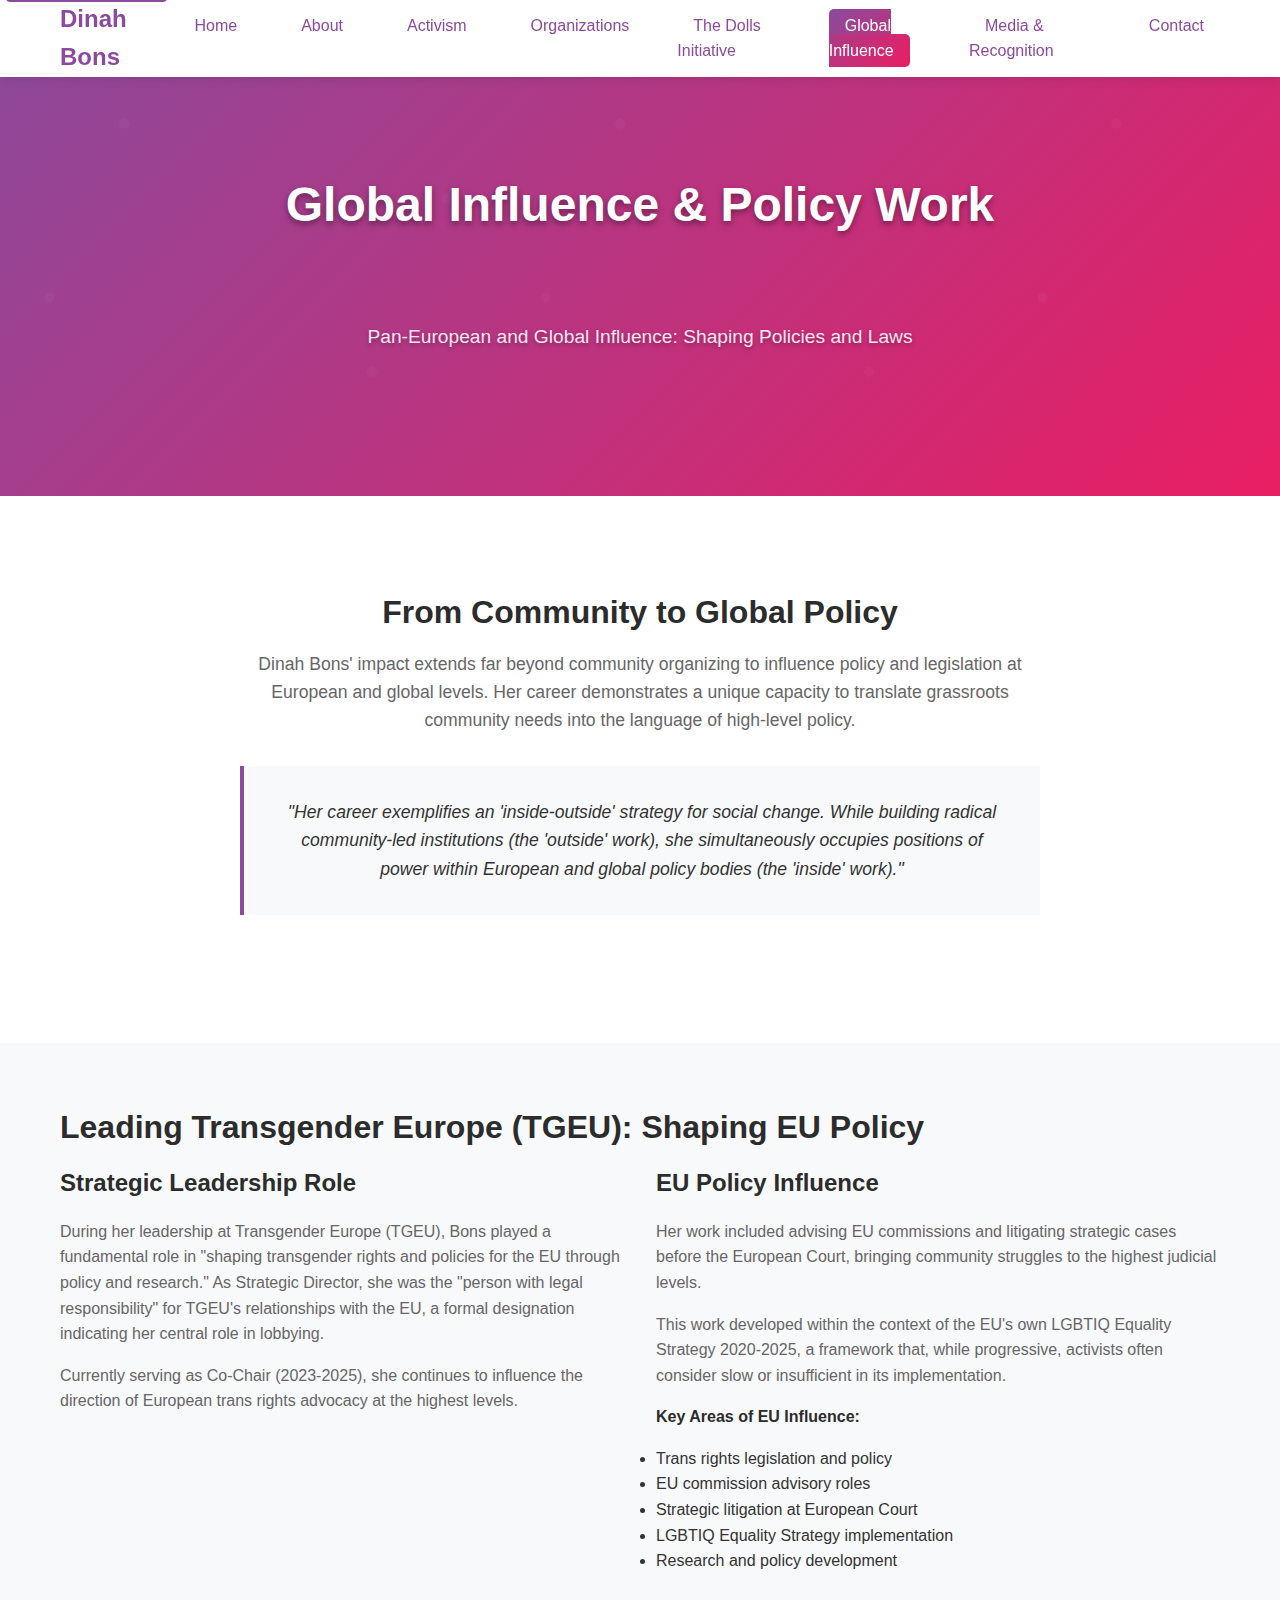
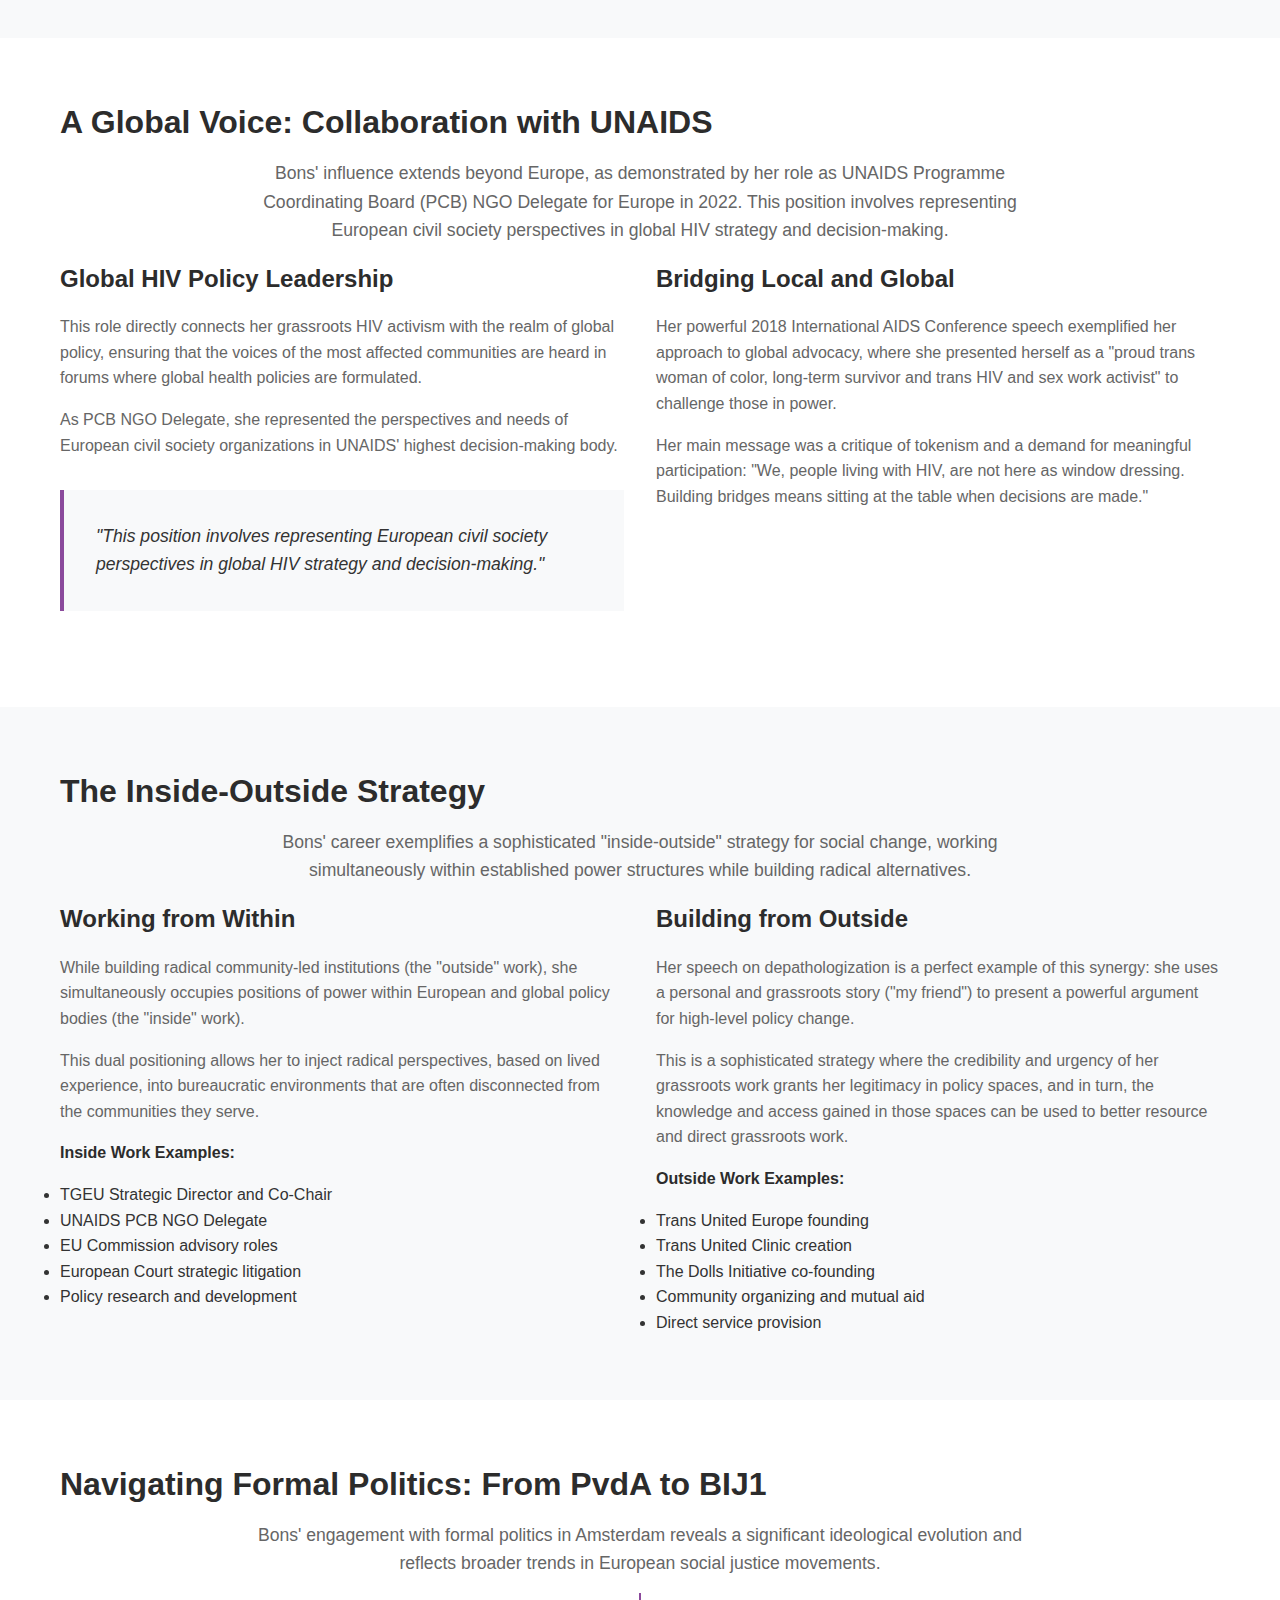
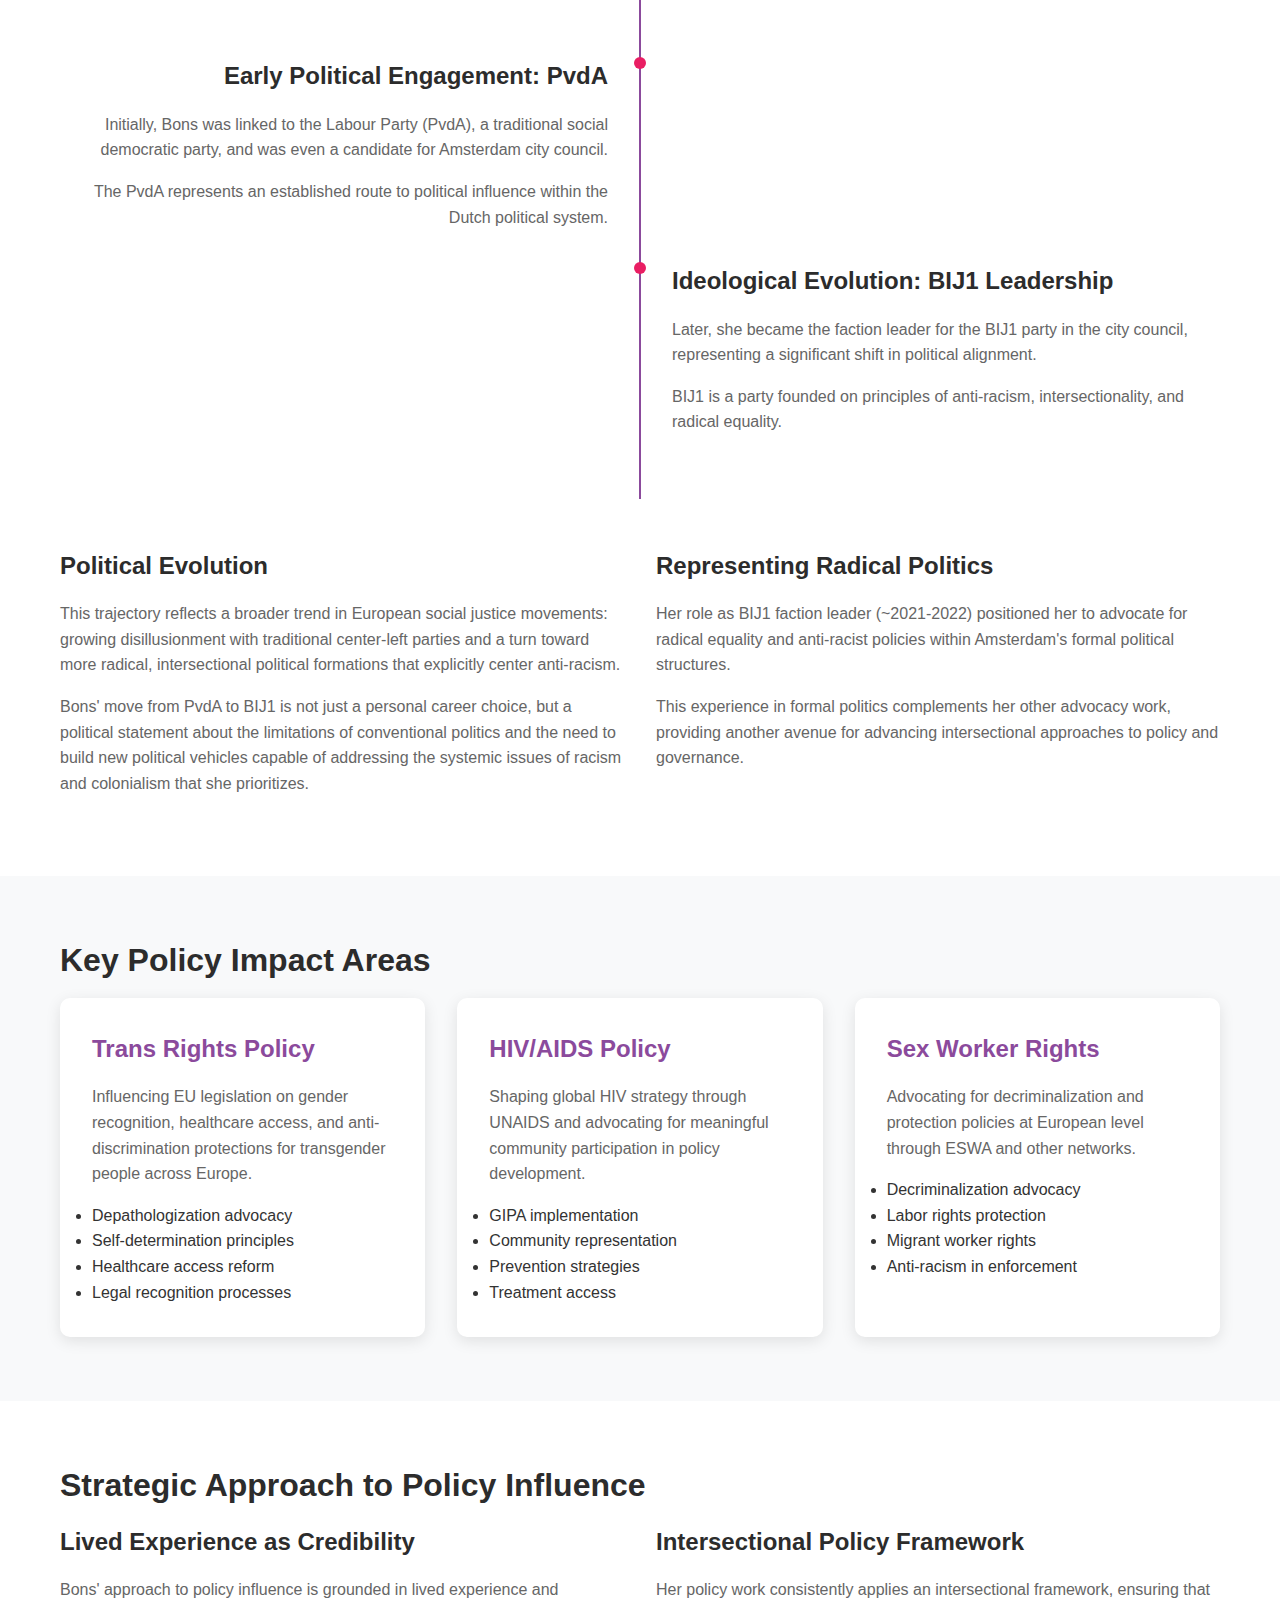
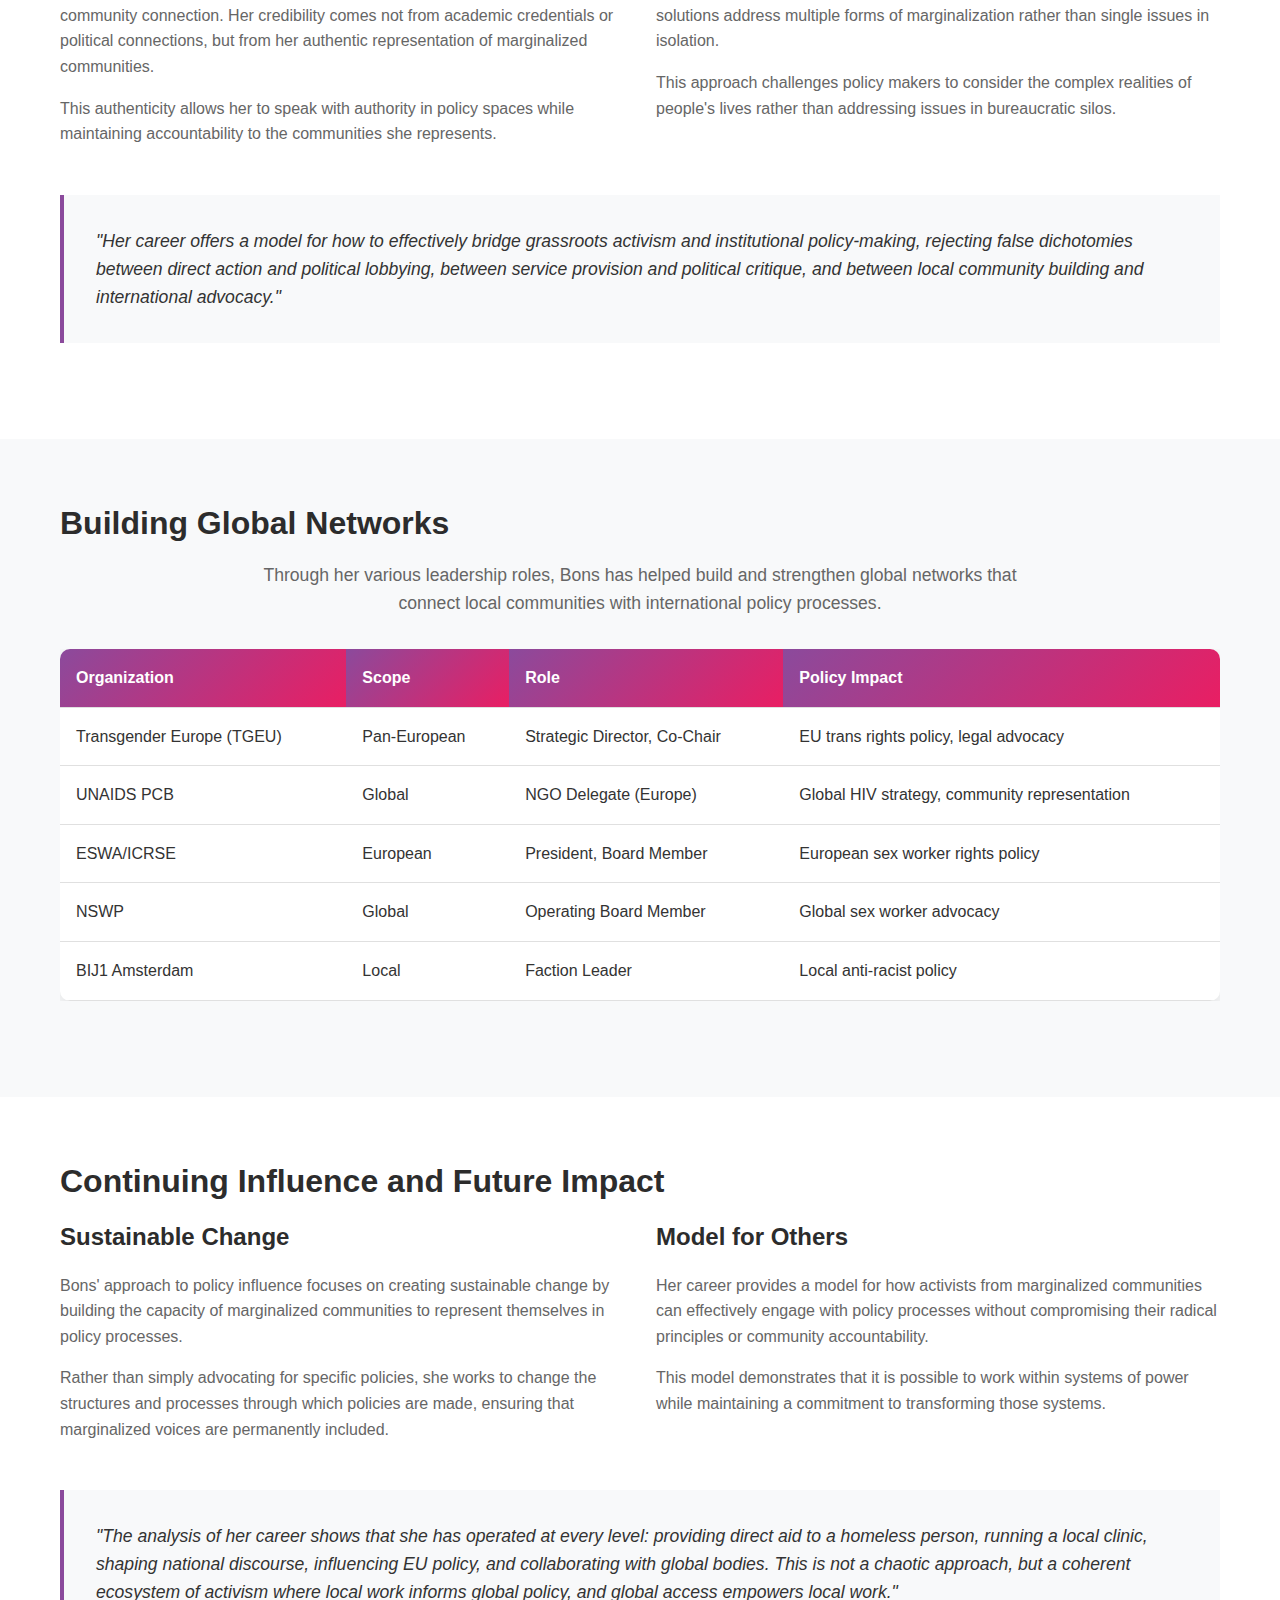
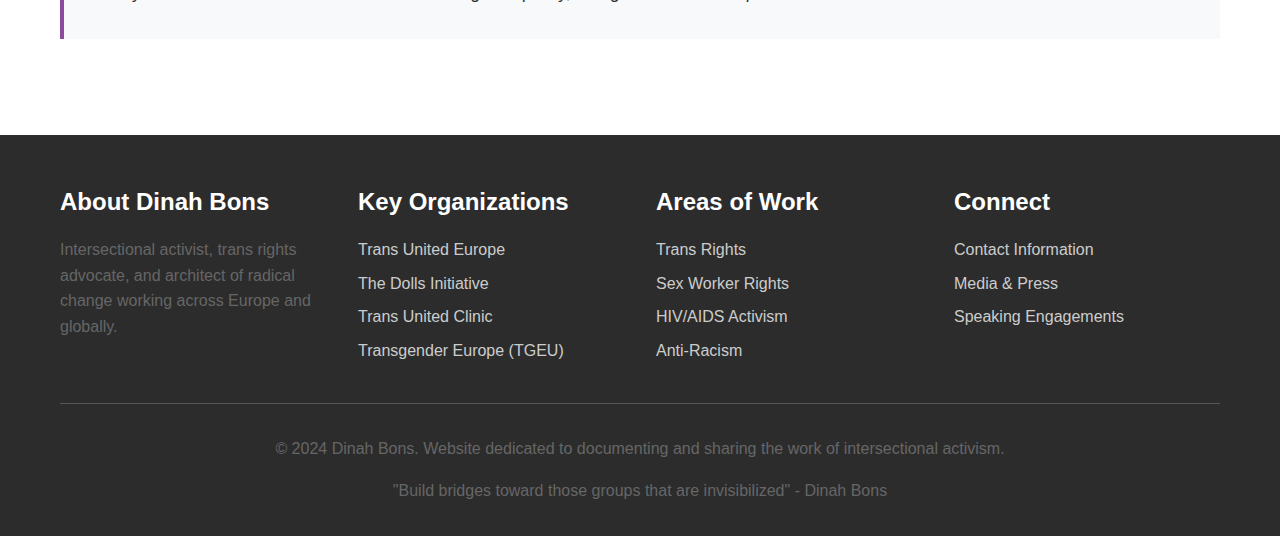
<file: influence.html>
<!DOCTYPE html>
<html lang="en">
<head>
    <meta charset="UTF-8">
    <meta name="viewport" content="width=device-width, initial-scale=1.0">
    <meta name="description" content="Explore Dinah Bons' pan-European and global influence on policy and legislation through her leadership roles in TGEU, UNAIDS, and other international organizations.">
    <meta name="keywords" content="Dinah Bons global influence, TGEU leadership, UNAIDS, European Union policy, international advocacy, trans rights policy">
    <title>Global Influence & Policy Work - Dinah Bons</title>
    <link rel="stylesheet" href="style.css">
</head>
<body>
    <!-- Header and Navigation -->
    <header>
        <nav class="container">
            <div class="logo">Dinah Bons</div>
            <ul class="nav-menu">
                <li><a href="index.html">Home</a></li>
                <li><a href="about.html">About</a></li>
                <li><a href="activism.html">Activism</a></li>
                <li><a href="organizations.html">Organizations</a></li>
                <li><a href="dolls-initiative.html">The Dolls Initiative</a></li>
                <li><a href="influence.html" class="active">Global Influence</a></li>
                <li><a href="media.html">Media & Recognition</a></li>
                <li><a href="contact.html">Contact</a></li>
            </ul>
            <button class="mobile-menu-toggle" aria-label="Toggle mobile menu">☰</button>
        </nav>
    </header>

    <!-- Hero Section -->
    <section class="hero">
        <div class="container">
            <div class="hero-content">
                <h1>Global Influence & Policy Work</h1>
                <p class="hero-subtitle">Pan-European and Global Influence: Shaping Policies and Laws</p>
            </div>
        </div>
    </section>

    <!-- Introduction -->
    <section class="intro-section">
        <div class="container">
            <div class="intro-text">
                <h2>From Community to Global Policy</h2>
                <p>Dinah Bons' impact extends far beyond community organizing to influence policy and legislation at European and global levels. Her career demonstrates a unique capacity to translate grassroots community needs into the language of high-level policy.</p>
                
                <div class="highlight-quote">
                    "Her career exemplifies an 'inside-outside' strategy for social change. While building radical community-led institutions (the 'outside' work), she simultaneously occupies positions of power within European and global policy bodies (the 'inside' work)."
                </div>
            </div>
        </div>
    </section>

    <!-- TGEU Leadership -->
    <section id="tgeu" class="section section-alt">
        <div class="container">
            <h2>Leading Transgender Europe (TGEU): Shaping EU Policy</h2>
            
            <div class="grid grid-2">
                <div>
                    <h3>Strategic Leadership Role</h3>
                    <p>During her leadership at Transgender Europe (TGEU), Bons played a fundamental role in "shaping transgender rights and policies for the EU through policy and research." As Strategic Director, she was the "person with legal responsibility" for TGEU's relationships with the EU, a formal designation indicating her central role in lobbying.</p>
                    
                    <p>Currently serving as Co-Chair (2023-2025), she continues to influence the direction of European trans rights advocacy at the highest levels.</p>
                </div>
                
                <div>
                    <h3>EU Policy Influence</h3>
                    <p>Her work included advising EU commissions and litigating strategic cases before the European Court, bringing community struggles to the highest judicial levels.</p>
                    
                    <p>This work developed within the context of the EU's own LGBTIQ Equality Strategy 2020-2025, a framework that, while progressive, activists often consider slow or insufficient in its implementation.</p>
                    
                    <h4>Key Areas of EU Influence:</h4>
                    <ul>
                        <li>Trans rights legislation and policy</li>
                        <li>EU commission advisory roles</li>
                        <li>Strategic litigation at European Court</li>
                        <li>LGBTIQ Equality Strategy implementation</li>
                        <li>Research and policy development</li>
                    </ul>
                </div>
            </div>
        </div>
    </section>

    <!-- UNAIDS Global Role -->
    <section id="unaids" class="section">
        <div class="container">
            <h2>A Global Voice: Collaboration with UNAIDS</h2>
            
            <div class="intro-text">
                <p>Bons' influence extends beyond Europe, as demonstrated by her role as UNAIDS Programme Coordinating Board (PCB) NGO Delegate for Europe in 2022. This position involves representing European civil society perspectives in global HIV strategy and decision-making.</p>
            </div>
            
            <div class="grid grid-2">
                <div>
                    <h3>Global HIV Policy Leadership</h3>
                    <p>This role directly connects her grassroots HIV activism with the realm of global policy, ensuring that the voices of the most affected communities are heard in forums where global health policies are formulated.</p>
                    
                    <p>As PCB NGO Delegate, she represented the perspectives and needs of European civil society organizations in UNAIDS' highest decision-making body.</p>
                    
                    <div class="highlight-quote">
                        "This position involves representing European civil society perspectives in global HIV strategy and decision-making."
                    </div>
                </div>
                
                <div>
                    <h3>Bridging Local and Global</h3>
                    <p>Her powerful 2018 International AIDS Conference speech exemplified her approach to global advocacy, where she presented herself as a "proud trans woman of color, long-term survivor and trans HIV and sex work activist" to challenge those in power.</p>
                    
                    <p>Her main message was a critique of tokenism and a demand for meaningful participation: "We, people living with HIV, are not here as window dressing. Building bridges means sitting at the table when decisions are made."</p>
                </div>
            </div>
        </div>
    </section>

    <!-- Inside-Outside Strategy -->
    <section class="section section-alt">
        <div class="container">
            <h2>The Inside-Outside Strategy</h2>
            
            <div class="intro-text">
                <p>Bons' career exemplifies a sophisticated "inside-outside" strategy for social change, working simultaneously within established power structures while building radical alternatives.</p>
            </div>
            
            <div class="grid grid-2">
                <div>
                    <h3>Working from Within</h3>
                    <p>While building radical community-led institutions (the "outside" work), she simultaneously occupies positions of power within European and global policy bodies (the "inside" work).</p>
                    
                    <p>This dual positioning allows her to inject radical perspectives, based on lived experience, into bureaucratic environments that are often disconnected from the communities they serve.</p>
                    
                    <h4>Inside Work Examples:</h4>
                    <ul>
                        <li>TGEU Strategic Director and Co-Chair</li>
                        <li>UNAIDS PCB NGO Delegate</li>
                        <li>EU Commission advisory roles</li>
                        <li>European Court strategic litigation</li>
                        <li>Policy research and development</li>
                    </ul>
                </div>
                
                <div>
                    <h3>Building from Outside</h3>
                    <p>Her speech on depathologization is a perfect example of this synergy: she uses a personal and grassroots story ("my friend") to present a powerful argument for high-level policy change.</p>
                    
                    <p>This is a sophisticated strategy where the credibility and urgency of her grassroots work grants her legitimacy in policy spaces, and in turn, the knowledge and access gained in those spaces can be used to better resource and direct grassroots work.</p>
                    
                    <h4>Outside Work Examples:</h4>
                    <ul>
                        <li>Trans United Europe founding</li>
                        <li>Trans United Clinic creation</li>
                        <li>The Dolls Initiative co-founding</li>
                        <li>Community organizing and mutual aid</li>
                        <li>Direct service provision</li>
                    </ul>
                </div>
            </div>
        </div>
    </section>

    <!-- Political Engagement -->
    <section class="section">
        <div class="container">
            <h2>Navigating Formal Politics: From PvdA to BIJ1</h2>
            
            <div class="intro-text">
                <p>Bons' engagement with formal politics in Amsterdam reveals a significant ideological evolution and reflects broader trends in European social justice movements.</p>
            </div>
            
            <div class="timeline">
                <div class="timeline-item">
                    <div class="timeline-marker"></div>
                    <h3>Early Political Engagement: PvdA</h3>
                    <p>Initially, Bons was linked to the Labour Party (PvdA), a traditional social democratic party, and was even a candidate for Amsterdam city council.</p>
                    <p>The PvdA represents an established route to political influence within the Dutch political system.</p>
                </div>
                
                <div class="timeline-item">
                    <div class="timeline-marker"></div>
                    <h3>Ideological Evolution: BIJ1 Leadership</h3>
                    <p>Later, she became the faction leader for the BIJ1 party in the city council, representing a significant shift in political alignment.</p>
                    <p>BIJ1 is a party founded on principles of anti-racism, intersectionality, and radical equality.</p>
                </div>
            </div>
            
            <div class="grid grid-2" style="margin-top: 3rem;">
                <div>
                    <h3>Political Evolution</h3>
                    <p>This trajectory reflects a broader trend in European social justice movements: growing disillusionment with traditional center-left parties and a turn toward more radical, intersectional political formations that explicitly center anti-racism.</p>
                    
                    <p>Bons' move from PvdA to BIJ1 is not just a personal career choice, but a political statement about the limitations of conventional politics and the need to build new political vehicles capable of addressing the systemic issues of racism and colonialism that she prioritizes.</p>
                </div>
                
                <div>
                    <h3>Representing Radical Politics</h3>
                    <p>Her role as BIJ1 faction leader (~2021-2022) positioned her to advocate for radical equality and anti-racist policies within Amsterdam's formal political structures.</p>
                    
                    <p>This experience in formal politics complements her other advocacy work, providing another avenue for advancing intersectional approaches to policy and governance.</p>
                </div>
            </div>
        </div>
    </section>

    <!-- Policy Impact Areas -->
    <section class="section section-alt">
        <div class="container">
            <h2>Key Policy Impact Areas</h2>
            
            <div class="grid grid-3">
                <div class="card">
                    <h3>Trans Rights Policy</h3>
                    <p>Influencing EU legislation on gender recognition, healthcare access, and anti-discrimination protections for transgender people across Europe.</p>
                    <ul>
                        <li>Depathologization advocacy</li>
                        <li>Self-determination principles</li>
                        <li>Healthcare access reform</li>
                        <li>Legal recognition processes</li>
                    </ul>
                </div>
                
                <div class="card">
                    <h3>HIV/AIDS Policy</h3>
                    <p>Shaping global HIV strategy through UNAIDS and advocating for meaningful community participation in policy development.</p>
                    <ul>
                        <li>GIPA implementation</li>
                        <li>Community representation</li>
                        <li>Prevention strategies</li>
                        <li>Treatment access</li>
                    </ul>
                </div>
                
                <div class="card">
                    <h3>Sex Worker Rights</h3>
                    <p>Advocating for decriminalization and protection policies at European level through ESWA and other networks.</p>
                    <ul>
                        <li>Decriminalization advocacy</li>
                        <li>Labor rights protection</li>
                        <li>Migrant worker rights</li>
                        <li>Anti-racism in enforcement</li>
                    </ul>
                </div>
            </div>
        </div>
    </section>

    <!-- Strategic Approach -->
    <section class="section">
        <div class="container">
            <h2>Strategic Approach to Policy Influence</h2>
            
            <div class="grid grid-2">
                <div>
                    <h3>Lived Experience as Credibility</h3>
                    <p>Bons' approach to policy influence is grounded in lived experience and community connection. Her credibility comes not from academic credentials or political connections, but from her authentic representation of marginalized communities.</p>
                    
                    <p>This authenticity allows her to speak with authority in policy spaces while maintaining accountability to the communities she represents.</p>
                </div>
                
                <div>
                    <h3>Intersectional Policy Framework</h3>
                    <p>Her policy work consistently applies an intersectional framework, ensuring that solutions address multiple forms of marginalization rather than single issues in isolation.</p>
                    
                    <p>This approach challenges policy makers to consider the complex realities of people's lives rather than addressing issues in bureaucratic silos.</p>
                </div>
            </div>
            
            <div class="highlight-quote" style="margin-top: 2rem;">
                "Her career offers a model for how to effectively bridge grassroots activism and institutional policy-making, rejecting false dichotomies between direct action and political lobbying, between service provision and political critique, and between local community building and international advocacy."
            </div>
        </div>
    </section>

    <!-- Global Networks -->
    <section class="section section-alt">
        <div class="container">
            <h2>Building Global Networks</h2>
            
            <div class="intro-text">
                <p>Through her various leadership roles, Bons has helped build and strengthen global networks that connect local communities with international policy processes.</p>
            </div>
            
            <div class="table-container">
                <table>
                    <thead>
                        <tr>
                            <th>Organization</th>
                            <th>Scope</th>
                            <th>Role</th>
                            <th>Policy Impact</th>
                        </tr>
                    </thead>
                    <tbody>
                        <tr>
                            <td>Transgender Europe (TGEU)</td>
                            <td>Pan-European</td>
                            <td>Strategic Director, Co-Chair</td>
                            <td>EU trans rights policy, legal advocacy</td>
                        </tr>
                        <tr>
                            <td>UNAIDS PCB</td>
                            <td>Global</td>
                            <td>NGO Delegate (Europe)</td>
                            <td>Global HIV strategy, community representation</td>
                        </tr>
                        <tr>
                            <td>ESWA/ICRSE</td>
                            <td>European</td>
                            <td>President, Board Member</td>
                            <td>European sex worker rights policy</td>
                        </tr>
                        <tr>
                            <td>NSWP</td>
                            <td>Global</td>
                            <td>Operating Board Member</td>
                            <td>Global sex worker advocacy</td>
                        </tr>
                        <tr>
                            <td>BIJ1 Amsterdam</td>
                            <td>Local</td>
                            <td>Faction Leader</td>
                            <td>Local anti-racist policy</td>
                        </tr>
                    </tbody>
                </table>
            </div>
        </div>
    </section>

    <!-- Future Impact -->
    <section class="section">
        <div class="container">
            <h2>Continuing Influence and Future Impact</h2>
            
            <div class="grid grid-2">
                <div>
                    <h3>Sustainable Change</h3>
                    <p>Bons' approach to policy influence focuses on creating sustainable change by building the capacity of marginalized communities to represent themselves in policy processes.</p>
                    
                    <p>Rather than simply advocating for specific policies, she works to change the structures and processes through which policies are made, ensuring that marginalized voices are permanently included.</p>
                </div>
                
                <div>
                    <h3>Model for Others</h3>
                    <p>Her career provides a model for how activists from marginalized communities can effectively engage with policy processes without compromising their radical principles or community accountability.</p>
                    
                    <p>This model demonstrates that it is possible to work within systems of power while maintaining a commitment to transforming those systems.</p>
                </div>
            </div>
            
            <div class="highlight-quote" style="margin-top: 2rem;">
                "The analysis of her career shows that she has operated at every level: providing direct aid to a homeless person, running a local clinic, shaping national discourse, influencing EU policy, and collaborating with global bodies. This is not a chaotic approach, but a coherent ecosystem of activism where local work informs global policy, and global access empowers local work."
            </div>
        </div>
    </section>

    <!-- Footer -->
    <footer>
        <div class="container">
            <div class="footer-content">
                <div class="footer-section">
                    <h3>About Dinah Bons</h3>
                    <p>Intersectional activist, trans rights advocate, and architect of radical change working across Europe and globally.</p>
                </div>
                
                <div class="footer-section">
                    <h3>Key Organizations</h3>
                    <a href="organizations.html#trans-united">Trans United Europe</a>
                    <a href="dolls-initiative.html">The Dolls Initiative</a>
                    <a href="organizations.html#clinic">Trans United Clinic</a>
                    <a href="influence.html#tgeu">Transgender Europe (TGEU)</a>
                </div>
                
                <div class="footer-section">
                    <h3>Areas of Work</h3>
                    <a href="activism.html#trans-rights">Trans Rights</a>
                    <a href="activism.html#sex-worker-rights">Sex Worker Rights</a>
                    <a href="activism.html#hiv-aids">HIV/AIDS Activism</a>
                    <a href="activism.html#anti-racism">Anti-Racism</a>
                </div>
                
                <div class="footer-section">
                    <h3>Connect</h3>
                    <a href="contact.html">Contact Information</a>
                    <a href="media.html">Media & Press</a>
                    <a href="influence.html">Speaking Engagements</a>
                </div>
            </div>
            
            <div class="footer-bottom">
                <p>&copy; 2024 Dinah Bons. Website dedicated to documenting and sharing the work of intersectional activism.</p>
                <p>"Build bridges toward those groups that are invisibilized" - Dinah Bons</p>
            </div>
        </div>
    </footer>

    <script src="script.js"></script>
</body>
</html>
</file>
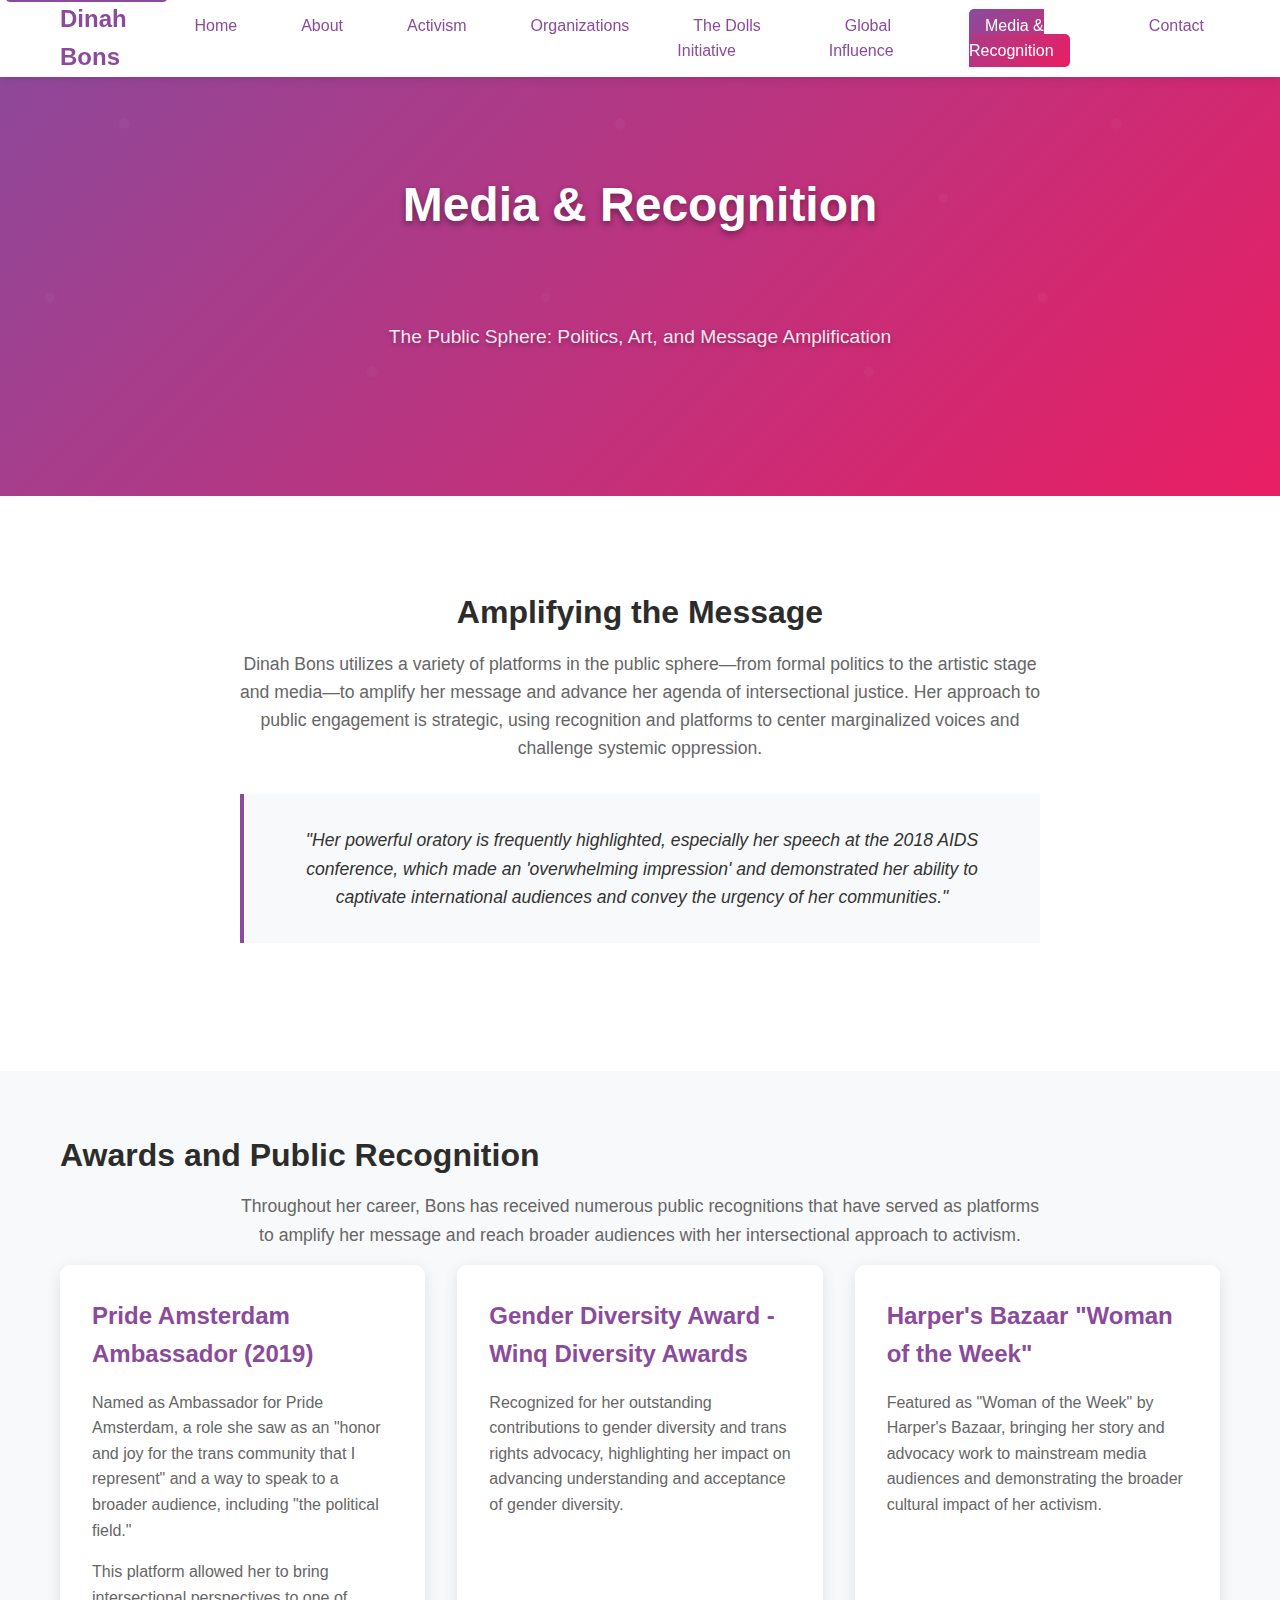
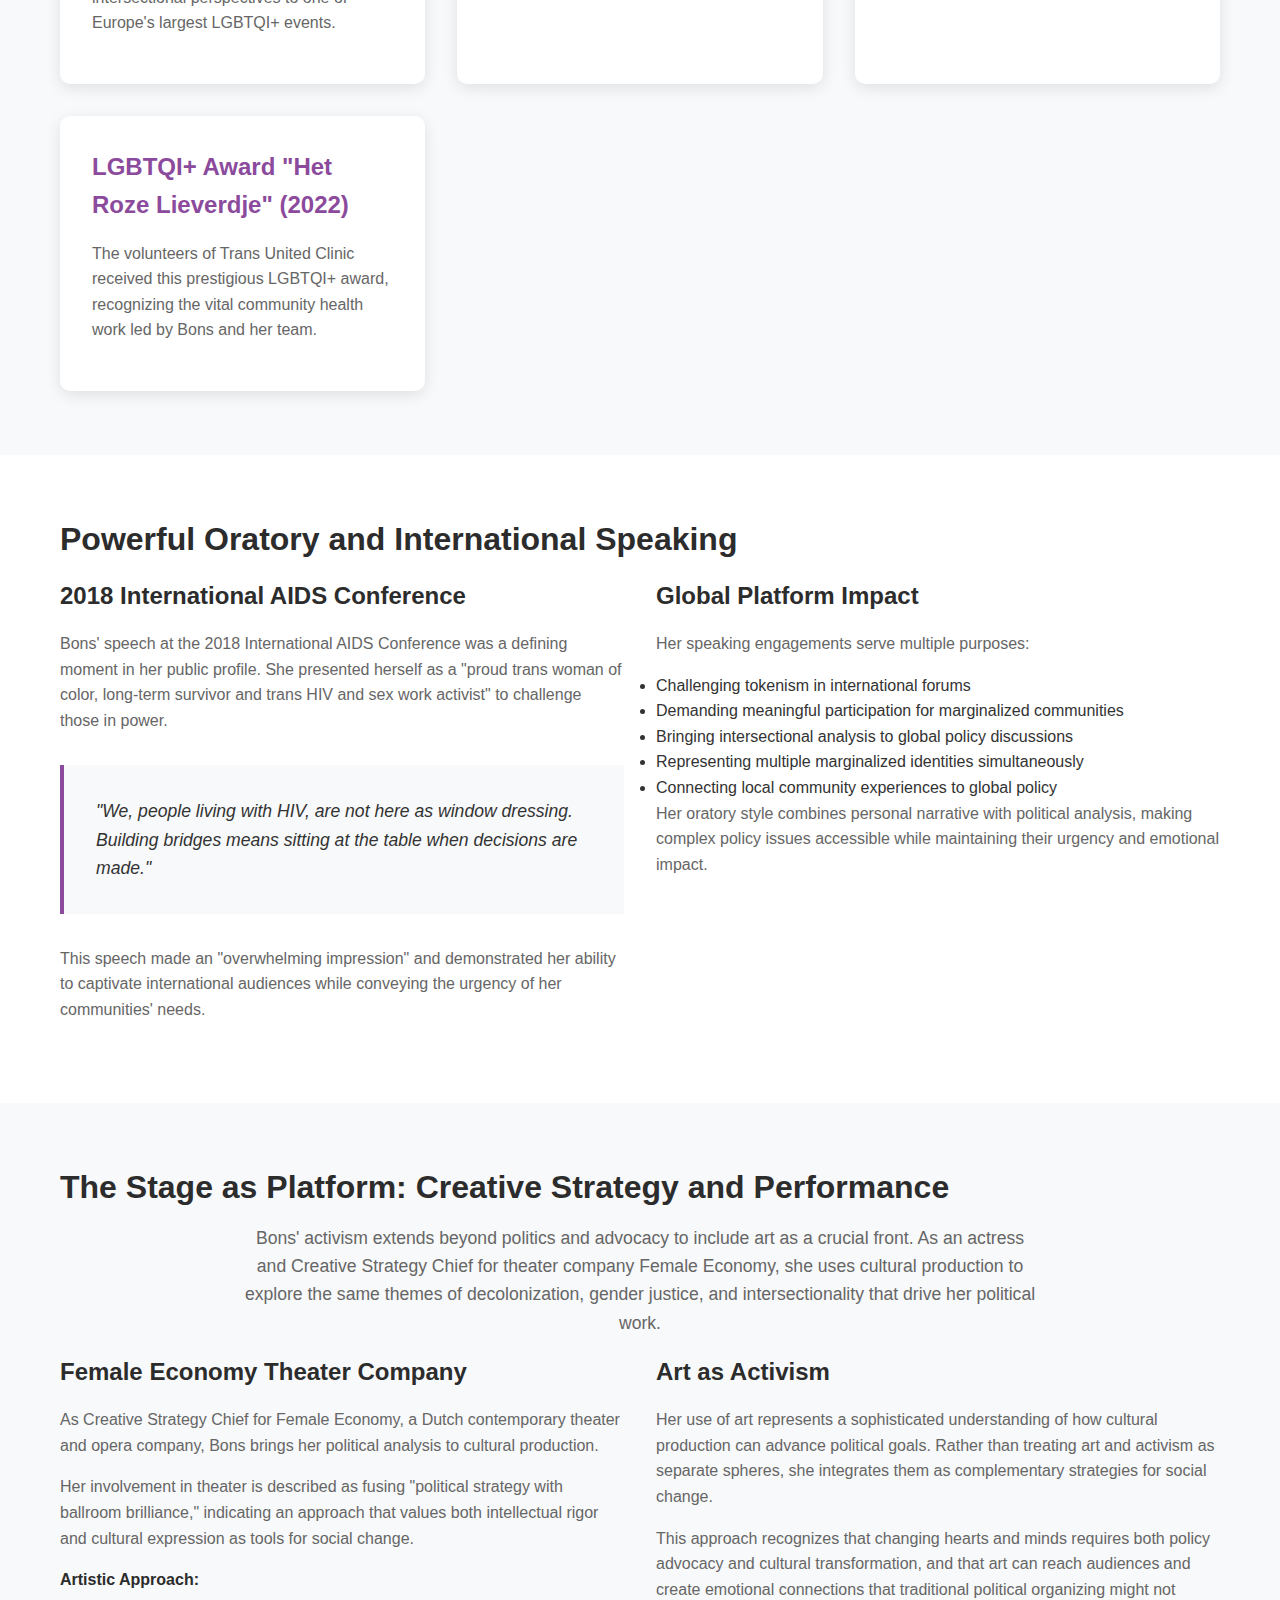
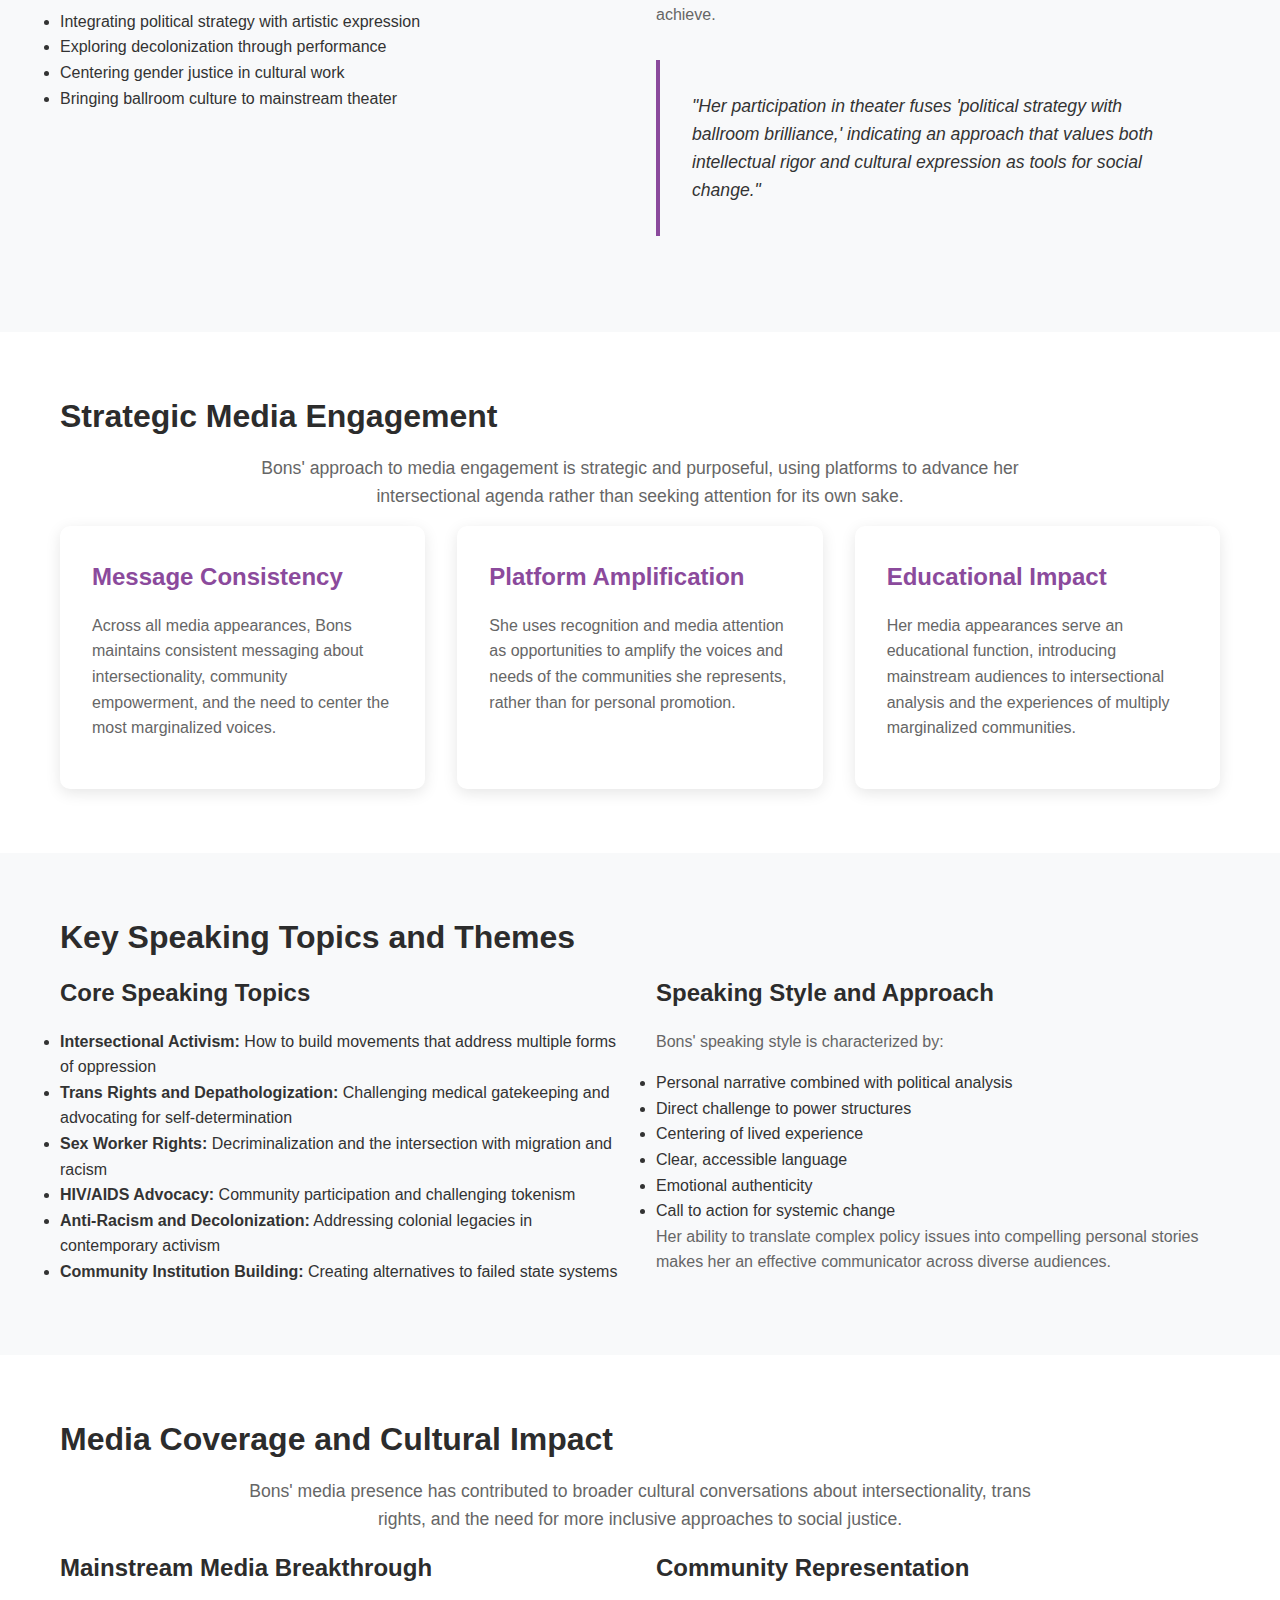
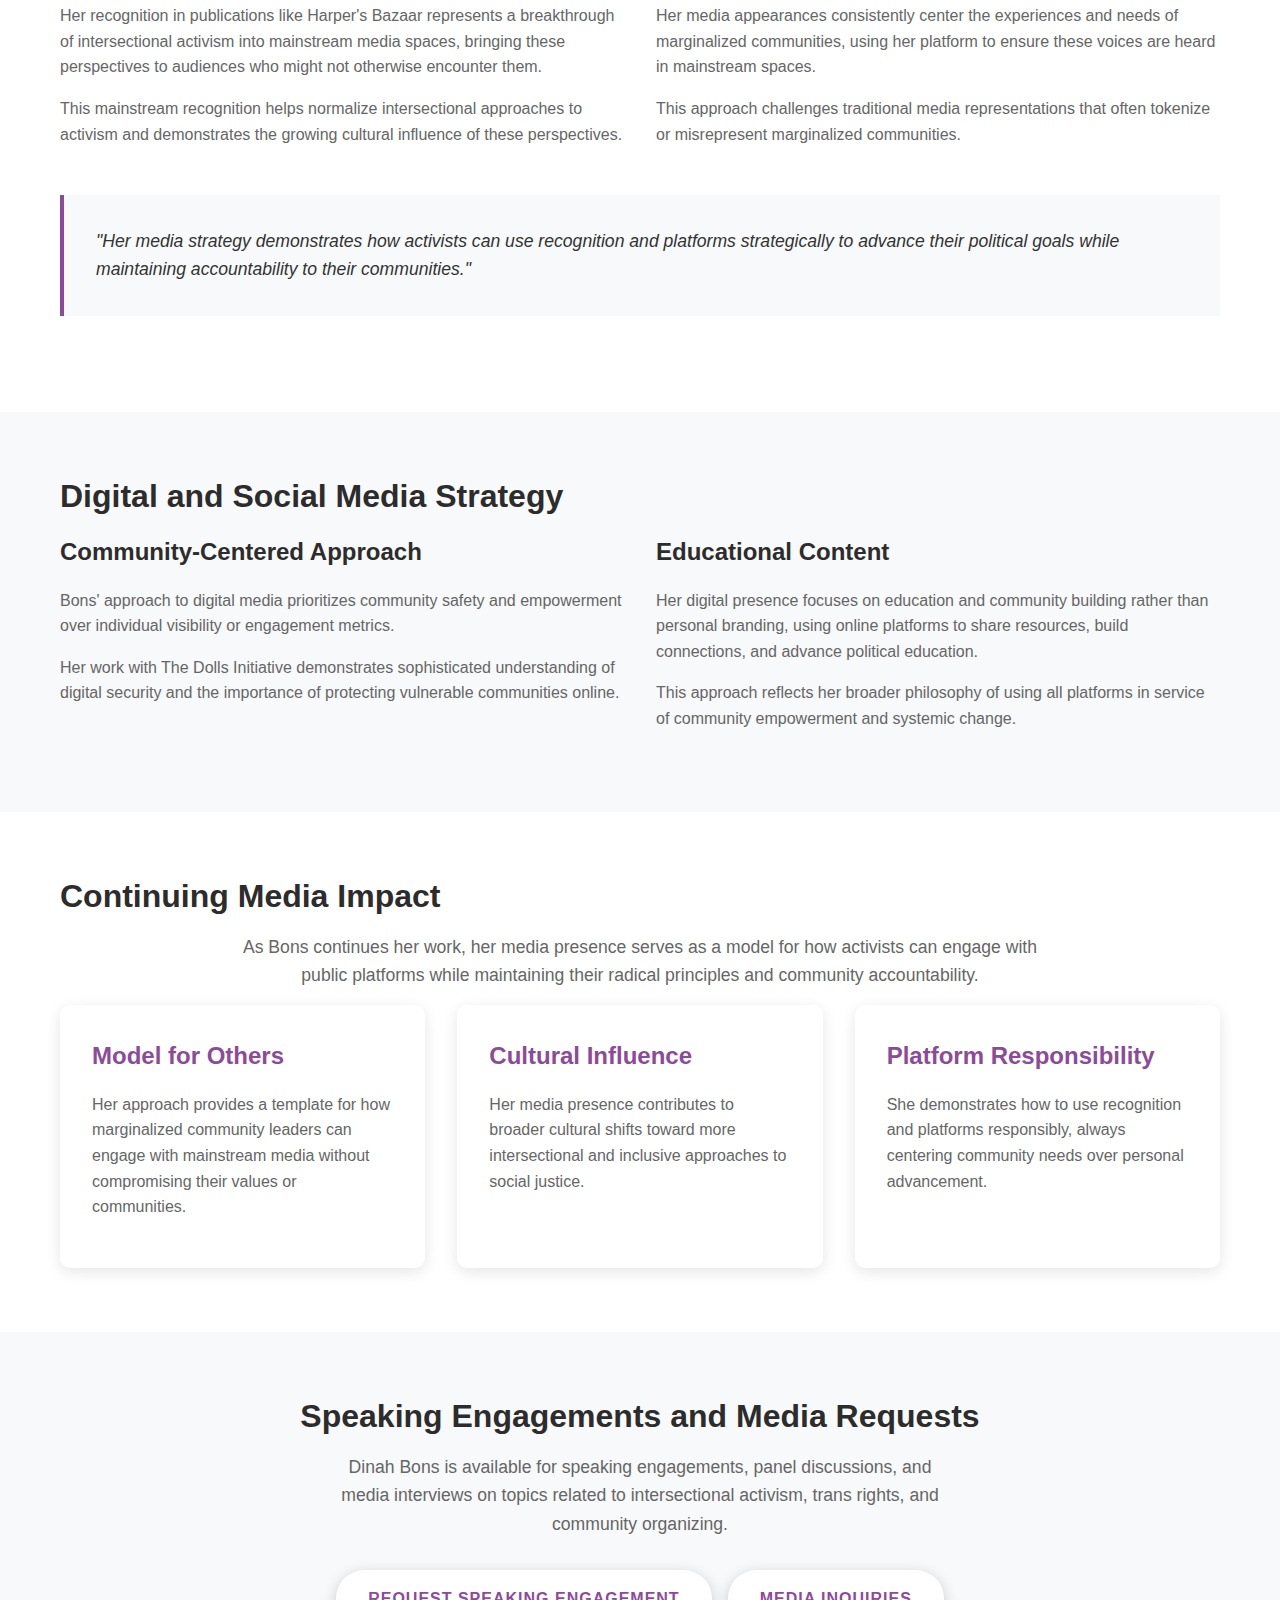
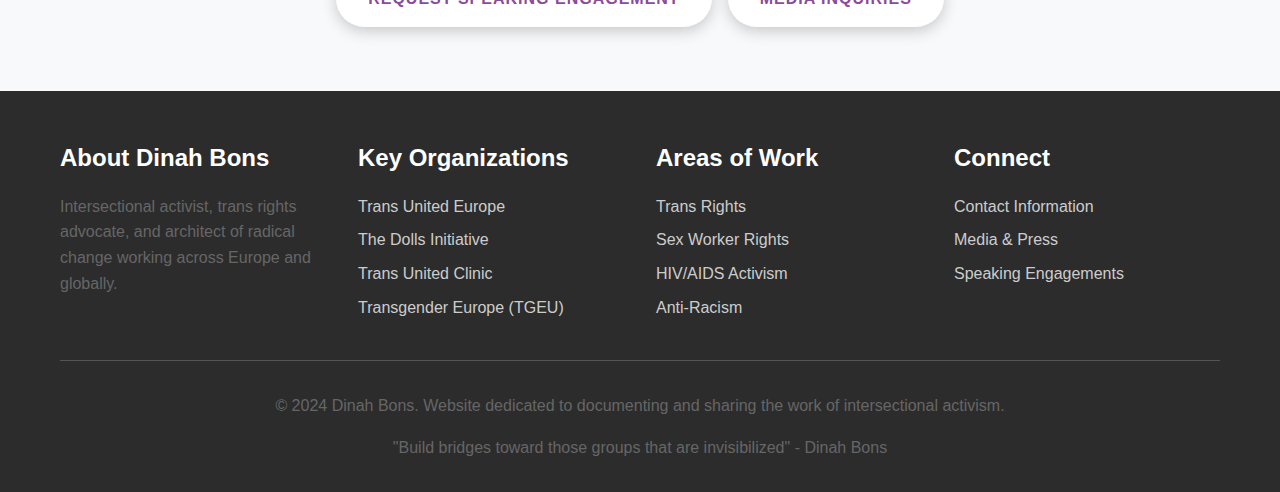
<file: media.html>
<!DOCTYPE html>
<html lang="en">
<head>
    <meta charset="UTF-8">
    <meta name="viewport" content="width=device-width, initial-scale=1.0">
    <meta name="description" content="Explore Dinah Bons' media appearances, public recognition, awards, and her use of art and public platforms to amplify intersectional activism messages.">
    <meta name="keywords" content="Dinah Bons media, public recognition, awards, Pride Amsterdam Ambassador, Harper's Bazaar, theater, public speaking">
    <title>Media & Recognition - Dinah Bons</title>
    <link rel="stylesheet" href="style.css">
</head>
<body>
    <!-- Header and Navigation -->
    <header>
        <nav class="container">
            <div class="logo">Dinah Bons</div>
            <ul class="nav-menu">
                <li><a href="index.html">Home</a></li>
                <li><a href="about.html">About</a></li>
                <li><a href="activism.html">Activism</a></li>
                <li><a href="organizations.html">Organizations</a></li>
                <li><a href="dolls-initiative.html">The Dolls Initiative</a></li>
                <li><a href="influence.html">Global Influence</a></li>
                <li><a href="media.html" class="active">Media & Recognition</a></li>
                <li><a href="contact.html">Contact</a></li>
            </ul>
            <button class="mobile-menu-toggle" aria-label="Toggle mobile menu">☰</button>
        </nav>
    </header>

    <!-- Hero Section -->
    <section class="hero">
        <div class="container">
            <div class="hero-content">
                <h1>Media & Recognition</h1>
                <p class="hero-subtitle">The Public Sphere: Politics, Art, and Message Amplification</p>
            </div>
        </div>
    </section>

    <!-- Introduction -->
    <section class="intro-section">
        <div class="container">
            <div class="intro-text">
                <h2>Amplifying the Message</h2>
                <p>Dinah Bons utilizes a variety of platforms in the public sphere—from formal politics to the artistic stage and media—to amplify her message and advance her agenda of intersectional justice. Her approach to public engagement is strategic, using recognition and platforms to center marginalized voices and challenge systemic oppression.</p>
                
                <div class="highlight-quote">
                    "Her powerful oratory is frequently highlighted, especially her speech at the 2018 AIDS conference, which made an 'overwhelming impression' and demonstrated her ability to captivate international audiences and convey the urgency of her communities."
                </div>
            </div>
        </div>
    </section>

    <!-- Awards and Recognition -->
    <section class="section section-alt">
        <div class="container">
            <h2>Awards and Public Recognition</h2>
            
            <div class="intro-text">
                <p>Throughout her career, Bons has received numerous public recognitions that have served as platforms to amplify her message and reach broader audiences with her intersectional approach to activism.</p>
            </div>
            
            <div class="grid grid-2">
                <div class="card">
                    <h3>Pride Amsterdam Ambassador (2019)</h3>
                    <p>Named as Ambassador for Pride Amsterdam, a role she saw as an "honor and joy for the trans community that I represent" and a way to speak to a broader audience, including "the political field."</p>
                    <p>This platform allowed her to bring intersectional perspectives to one of Europe's largest LGBTQI+ events.</p>
                </div>
                
                <div class="card">
                    <h3>Gender Diversity Award - Winq Diversity Awards</h3>
                    <p>Recognized for her outstanding contributions to gender diversity and trans rights advocacy, highlighting her impact on advancing understanding and acceptance of gender diversity.</p>
                </div>
                
                <div class="card">
                    <h3>Harper's Bazaar "Woman of the Week"</h3>
                    <p>Featured as "Woman of the Week" by Harper's Bazaar, bringing her story and advocacy work to mainstream media audiences and demonstrating the broader cultural impact of her activism.</p>
                </div>
                
                <div class="card">
                    <h3>LGBTQI+ Award "Het Roze Lieverdje" (2022)</h3>
                    <p>The volunteers of Trans United Clinic received this prestigious LGBTQI+ award, recognizing the vital community health work led by Bons and her team.</p>
                </div>
            </div>
        </div>
    </section>

    <!-- Speaking and Oratory -->
    <section class="section">
        <div class="container">
            <h2>Powerful Oratory and International Speaking</h2>
            
            <div class="grid grid-2">
                <div>
                    <h3>2018 International AIDS Conference</h3>
                    <p>Bons' speech at the 2018 International AIDS Conference was a defining moment in her public profile. She presented herself as a "proud trans woman of color, long-term survivor and trans HIV and sex work activist" to challenge those in power.</p>
                    
                    <div class="highlight-quote">
                        "We, people living with HIV, are not here as window dressing. Building bridges means sitting at the table when decisions are made."
                    </div>
                    
                    <p>This speech made an "overwhelming impression" and demonstrated her ability to captivate international audiences while conveying the urgency of her communities' needs.</p>
                </div>
                
                <div>
                    <h3>Global Platform Impact</h3>
                    <p>Her speaking engagements serve multiple purposes:</p>
                    <ul>
                        <li>Challenging tokenism in international forums</li>
                        <li>Demanding meaningful participation for marginalized communities</li>
                        <li>Bringing intersectional analysis to global policy discussions</li>
                        <li>Representing multiple marginalized identities simultaneously</li>
                        <li>Connecting local community experiences to global policy</li>
                    </ul>
                    
                    <p>Her oratory style combines personal narrative with political analysis, making complex policy issues accessible while maintaining their urgency and emotional impact.</p>
                </div>
            </div>
        </div>
    </section>

    <!-- Art and Creative Strategy -->
    <section class="section section-alt">
        <div class="container">
            <h2>The Stage as Platform: Creative Strategy and Performance</h2>
            
            <div class="intro-text">
                <p>Bons' activism extends beyond politics and advocacy to include art as a crucial front. As an actress and Creative Strategy Chief for theater company Female Economy, she uses cultural production to explore the same themes of decolonization, gender justice, and intersectionality that drive her political work.</p>
            </div>
            
            <div class="grid grid-2">
                <div>
                    <h3>Female Economy Theater Company</h3>
                    <p>As Creative Strategy Chief for Female Economy, a Dutch contemporary theater and opera company, Bons brings her political analysis to cultural production.</p>
                    
                    <p>Her involvement in theater is described as fusing "political strategy with ballroom brilliance," indicating an approach that values both intellectual rigor and cultural expression as tools for social change.</p>
                    
                    <h4>Artistic Approach:</h4>
                    <ul>
                        <li>Integrating political strategy with artistic expression</li>
                        <li>Exploring decolonization through performance</li>
                        <li>Centering gender justice in cultural work</li>
                        <li>Bringing ballroom culture to mainstream theater</li>
                    </ul>
                </div>
                
                <div>
                    <h3>Art as Activism</h3>
                    <p>Her use of art represents a sophisticated understanding of how cultural production can advance political goals. Rather than treating art and activism as separate spheres, she integrates them as complementary strategies for social change.</p>
                    
                    <p>This approach recognizes that changing hearts and minds requires both policy advocacy and cultural transformation, and that art can reach audiences and create emotional connections that traditional political organizing might not achieve.</p>
                    
                    <div class="highlight-quote">
                        "Her participation in theater fuses 'political strategy with ballroom brilliance,' indicating an approach that values both intellectual rigor and cultural expression as tools for social change."
                    </div>
                </div>
            </div>
        </div>
    </section>

    <!-- Media Strategy -->
    <section class="section">
        <div class="container">
            <h2>Strategic Media Engagement</h2>
            
            <div class="intro-text">
                <p>Bons' approach to media engagement is strategic and purposeful, using platforms to advance her intersectional agenda rather than seeking attention for its own sake.</p>
            </div>
            
            <div class="grid grid-3">
                <div class="card">
                    <h3>Message Consistency</h3>
                    <p>Across all media appearances, Bons maintains consistent messaging about intersectionality, community empowerment, and the need to center the most marginalized voices.</p>
                </div>
                
                <div class="card">
                    <h3>Platform Amplification</h3>
                    <p>She uses recognition and media attention as opportunities to amplify the voices and needs of the communities she represents, rather than for personal promotion.</p>
                </div>
                
                <div class="card">
                    <h3>Educational Impact</h3>
                    <p>Her media appearances serve an educational function, introducing mainstream audiences to intersectional analysis and the experiences of multiply marginalized communities.</p>
                </div>
            </div>
        </div>
    </section>

    <!-- Public Speaking Topics -->
    <section class="section section-alt">
        <div class="container">
            <h2>Key Speaking Topics and Themes</h2>
            
            <div class="grid grid-2">
                <div>
                    <h3>Core Speaking Topics</h3>
                    <ul>
                        <li><strong>Intersectional Activism:</strong> How to build movements that address multiple forms of oppression</li>
                        <li><strong>Trans Rights and Depathologization:</strong> Challenging medical gatekeeping and advocating for self-determination</li>
                        <li><strong>Sex Worker Rights:</strong> Decriminalization and the intersection with migration and racism</li>
                        <li><strong>HIV/AIDS Advocacy:</strong> Community participation and challenging tokenism</li>
                        <li><strong>Anti-Racism and Decolonization:</strong> Addressing colonial legacies in contemporary activism</li>
                        <li><strong>Community Institution Building:</strong> Creating alternatives to failed state systems</li>
                    </ul>
                </div>
                
                <div>
                    <h3>Speaking Style and Approach</h3>
                    <p>Bons' speaking style is characterized by:</p>
                    <ul>
                        <li>Personal narrative combined with political analysis</li>
                        <li>Direct challenge to power structures</li>
                        <li>Centering of lived experience</li>
                        <li>Clear, accessible language</li>
                        <li>Emotional authenticity</li>
                        <li>Call to action for systemic change</li>
                    </ul>
                    
                    <p>Her ability to translate complex policy issues into compelling personal stories makes her an effective communicator across diverse audiences.</p>
                </div>
            </div>
        </div>
    </section>

    <!-- Media Coverage and Impact -->
    <section class="section">
        <div class="container">
            <h2>Media Coverage and Cultural Impact</h2>
            
            <div class="intro-text">
                <p>Bons' media presence has contributed to broader cultural conversations about intersectionality, trans rights, and the need for more inclusive approaches to social justice.</p>
            </div>
            
            <div class="grid grid-2">
                <div>
                    <h3>Mainstream Media Breakthrough</h3>
                    <p>Her recognition in publications like Harper's Bazaar represents a breakthrough of intersectional activism into mainstream media spaces, bringing these perspectives to audiences who might not otherwise encounter them.</p>
                    
                    <p>This mainstream recognition helps normalize intersectional approaches to activism and demonstrates the growing cultural influence of these perspectives.</p>
                </div>
                
                <div>
                    <h3>Community Representation</h3>
                    <p>Her media appearances consistently center the experiences and needs of marginalized communities, using her platform to ensure these voices are heard in mainstream spaces.</p>
                    
                    <p>This approach challenges traditional media representations that often tokenize or misrepresent marginalized communities.</p>
                </div>
            </div>
            
            <div class="highlight-quote" style="margin-top: 2rem;">
                "Her media strategy demonstrates how activists can use recognition and platforms strategically to advance their political goals while maintaining accountability to their communities."
            </div>
        </div>
    </section>

    <!-- Digital Presence -->
    <section class="section section-alt">
        <div class="container">
            <h2>Digital and Social Media Strategy</h2>
            
            <div class="grid grid-2">
                <div>
                    <h3>Community-Centered Approach</h3>
                    <p>Bons' approach to digital media prioritizes community safety and empowerment over individual visibility or engagement metrics.</p>
                    
                    <p>Her work with The Dolls Initiative demonstrates sophisticated understanding of digital security and the importance of protecting vulnerable communities online.</p>
                </div>
                
                <div>
                    <h3>Educational Content</h3>
                    <p>Her digital presence focuses on education and community building rather than personal branding, using online platforms to share resources, build connections, and advance political education.</p>
                    
                    <p>This approach reflects her broader philosophy of using all platforms in service of community empowerment and systemic change.</p>
                </div>
            </div>
        </div>
    </section>

    <!-- Future Media Engagement -->
    <section class="section">
        <div class="container">
            <h2>Continuing Media Impact</h2>
            
            <div class="intro-text">
                <p>As Bons continues her work, her media presence serves as a model for how activists can engage with public platforms while maintaining their radical principles and community accountability.</p>
            </div>
            
            <div class="grid grid-3">
                <div class="card">
                    <h3>Model for Others</h3>
                    <p>Her approach provides a template for how marginalized community leaders can engage with mainstream media without compromising their values or communities.</p>
                </div>
                
                <div class="card">
                    <h3>Cultural Influence</h3>
                    <p>Her media presence contributes to broader cultural shifts toward more intersectional and inclusive approaches to social justice.</p>
                </div>
                
                <div class="card">
                    <h3>Platform Responsibility</h3>
                    <p>She demonstrates how to use recognition and platforms responsibly, always centering community needs over personal advancement.</p>
                </div>
            </div>
        </div>
    </section>

    <!-- Speaking Requests -->
    <section class="section section-alt">
        <div class="container" style="text-align: center;">
            <h2>Speaking Engagements and Media Requests</h2>
            <p style="font-size: 1.1rem; max-width: 600px; margin: 0 auto 2rem;">Dinah Bons is available for speaking engagements, panel discussions, and media interviews on topics related to intersectional activism, trans rights, and community organizing.</p>
            <div style="display: flex; gap: 1rem; justify-content: center; flex-wrap: wrap;">
                <a href="contact.html" class="cta-button">Request Speaking Engagement</a>
                <a href="contact.html" class="cta-button">Media Inquiries</a>
            </div>
        </div>
    </section>

    <!-- Footer -->
    <footer>
        <div class="container">
            <div class="footer-content">
                <div class="footer-section">
                    <h3>About Dinah Bons</h3>
                    <p>Intersectional activist, trans rights advocate, and architect of radical change working across Europe and globally.</p>
                </div>
                
                <div class="footer-section">
                    <h3>Key Organizations</h3>
                    <a href="organizations.html#trans-united">Trans United Europe</a>
                    <a href="dolls-initiative.html">The Dolls Initiative</a>
                    <a href="organizations.html#clinic">Trans United Clinic</a>
                    <a href="influence.html#tgeu">Transgender Europe (TGEU)</a>
                </div>
                
                <div class="footer-section">
                    <h3>Areas of Work</h3>
                    <a href="activism.html#trans-rights">Trans Rights</a>
                    <a href="activism.html#sex-worker-rights">Sex Worker Rights</a>
                    <a href="activism.html#hiv-aids">HIV/AIDS Activism</a>
                    <a href="activism.html#anti-racism">Anti-Racism</a>
                </div>
                
                <div class="footer-section">
                    <h3>Connect</h3>
                    <a href="contact.html">Contact Information</a>
                    <a href="media.html">Media & Press</a>
                    <a href="influence.html">Speaking Engagements</a>
                </div>
            </div>
            
            <div class="footer-bottom">
                <p>&copy; 2024 Dinah Bons. Website dedicated to documenting and sharing the work of intersectional activism.</p>
                <p>"Build bridges toward those groups that are invisibilized" - Dinah Bons</p>
            </div>
        </div>
    </footer>

    <script src="script.js"></script>
</body>
</html>
</file>
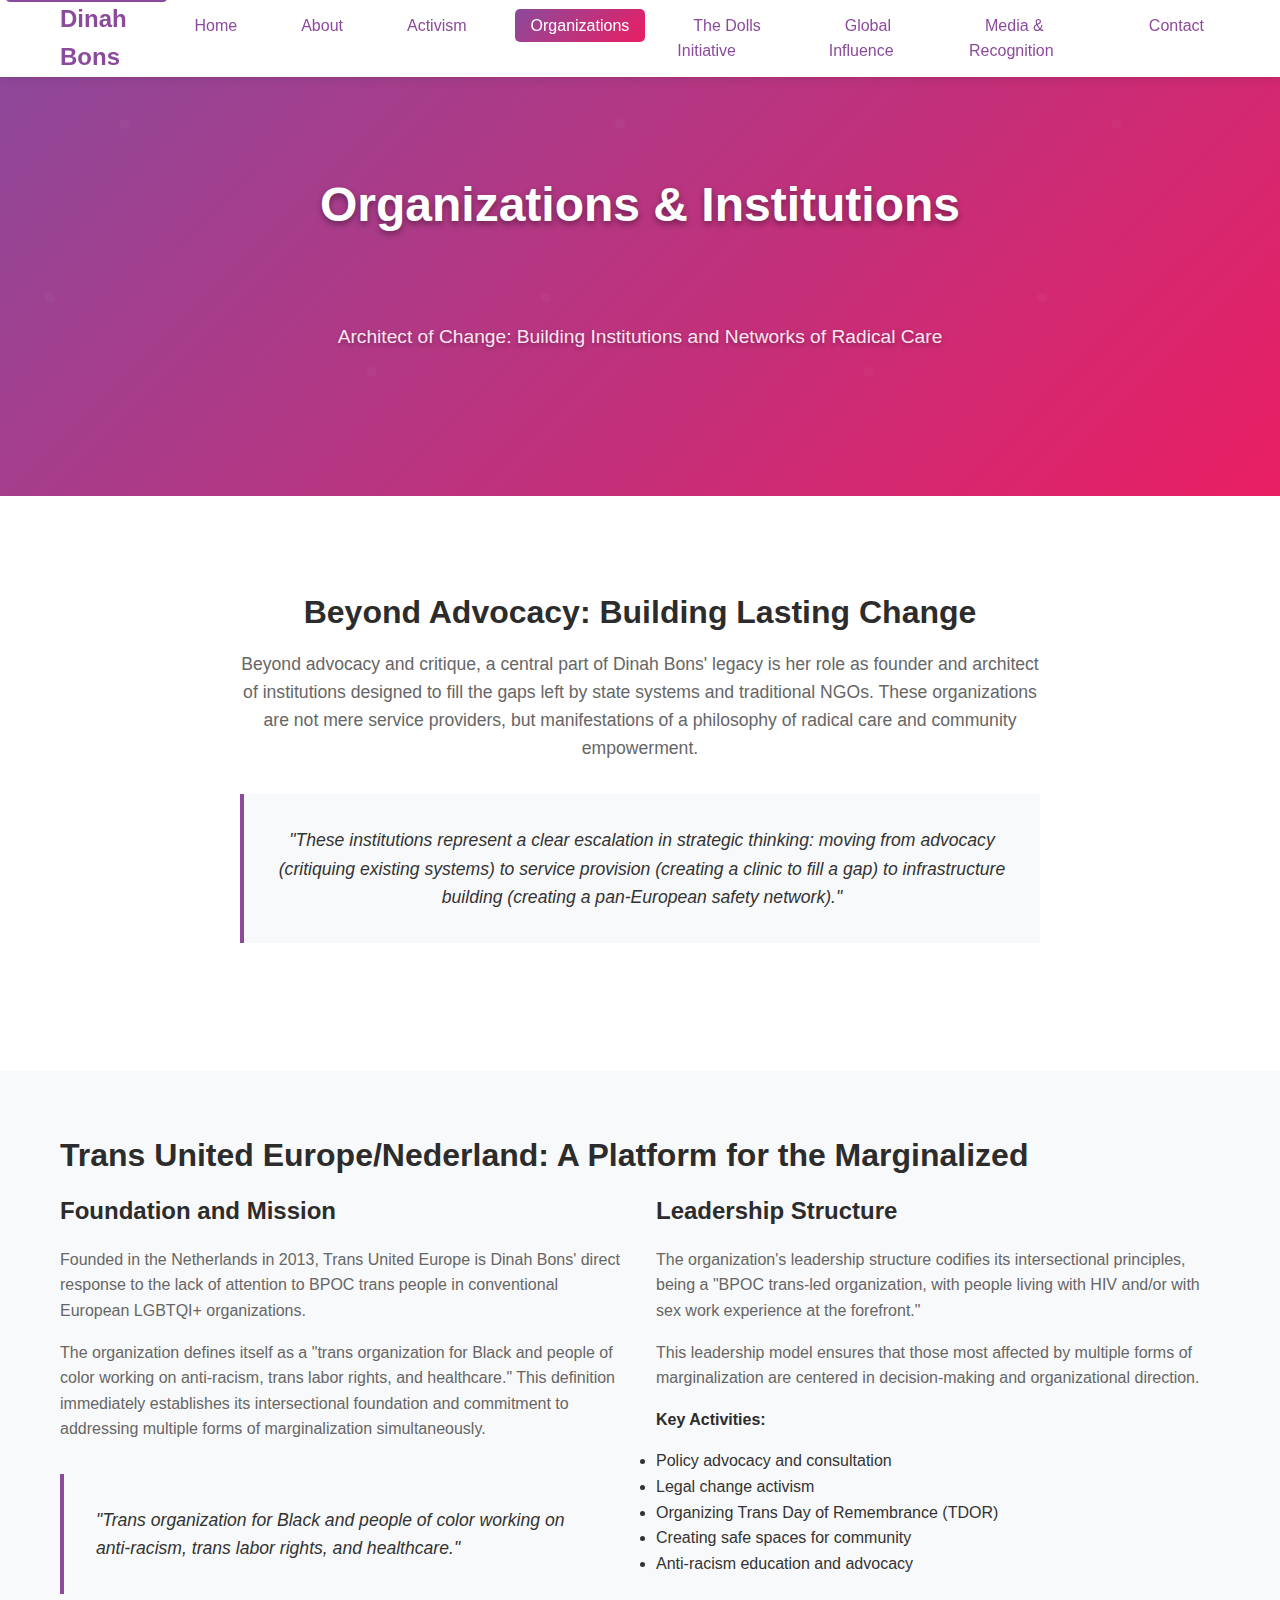
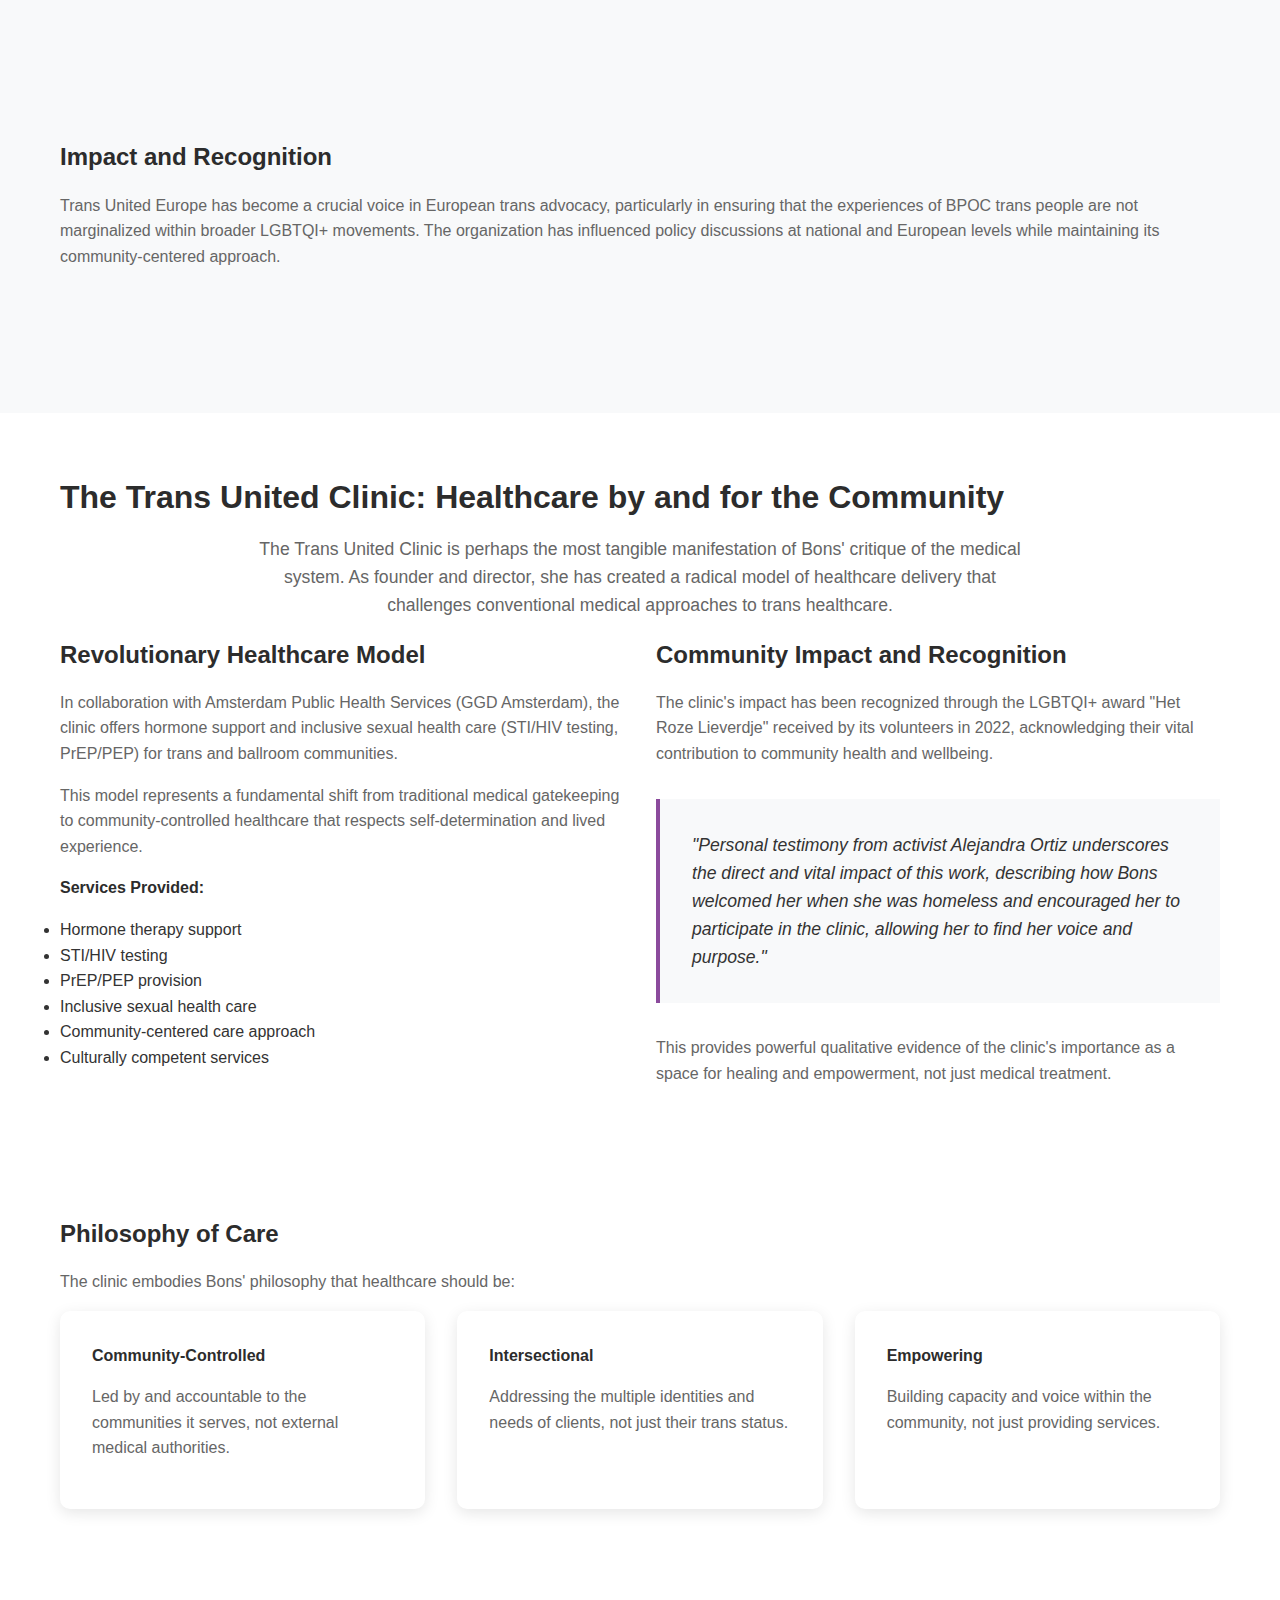
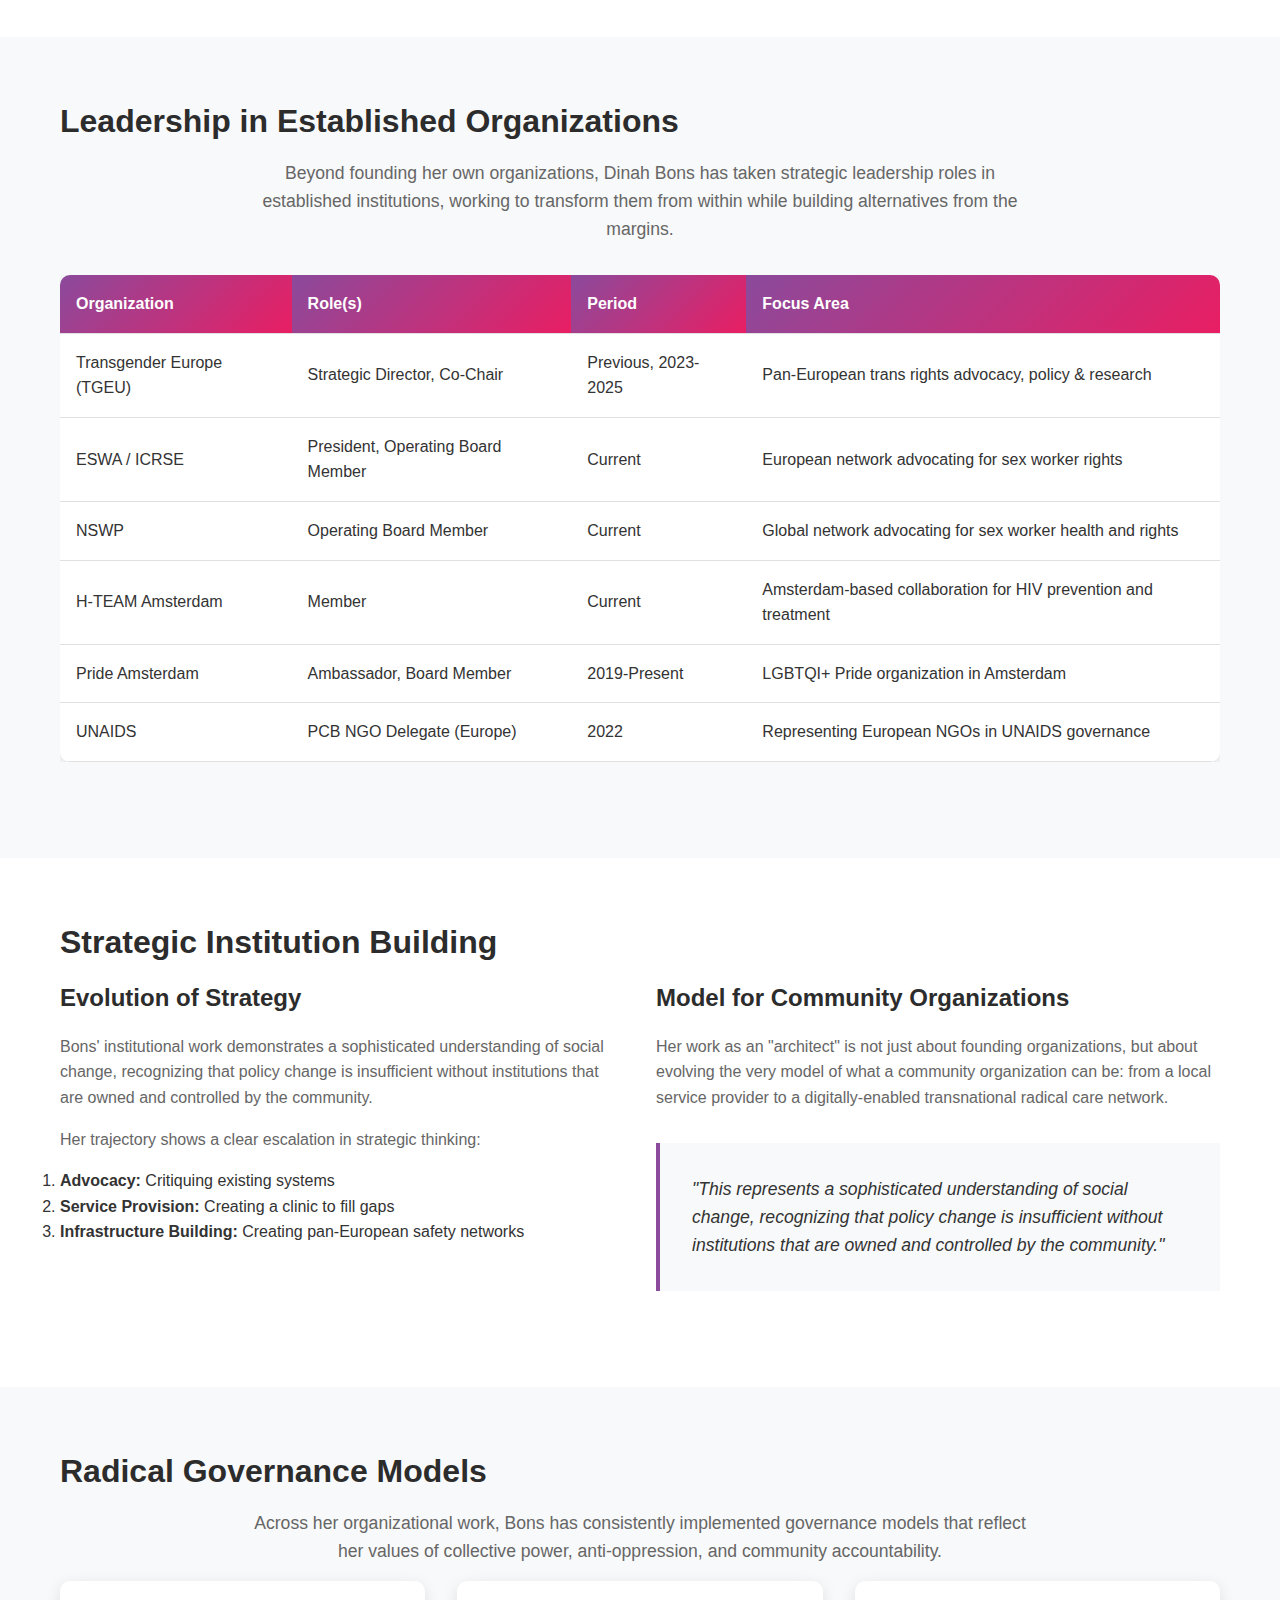
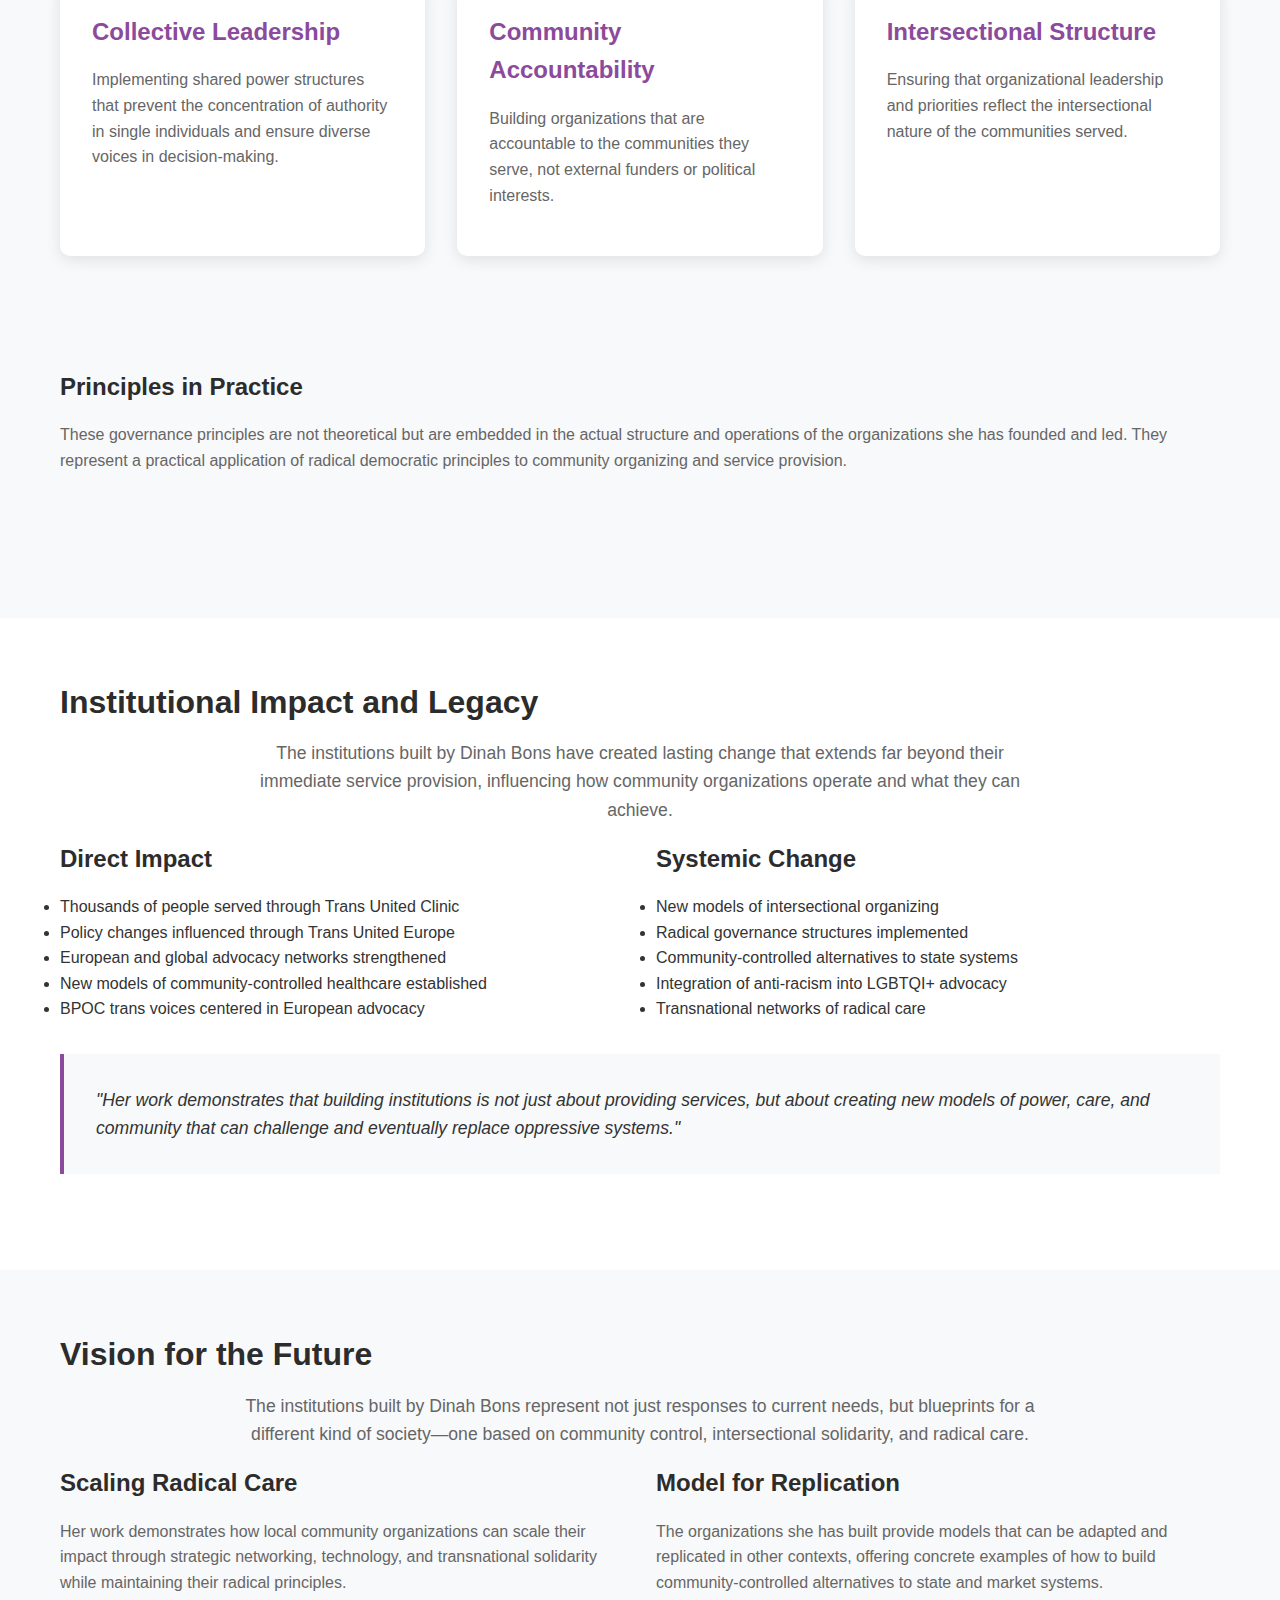
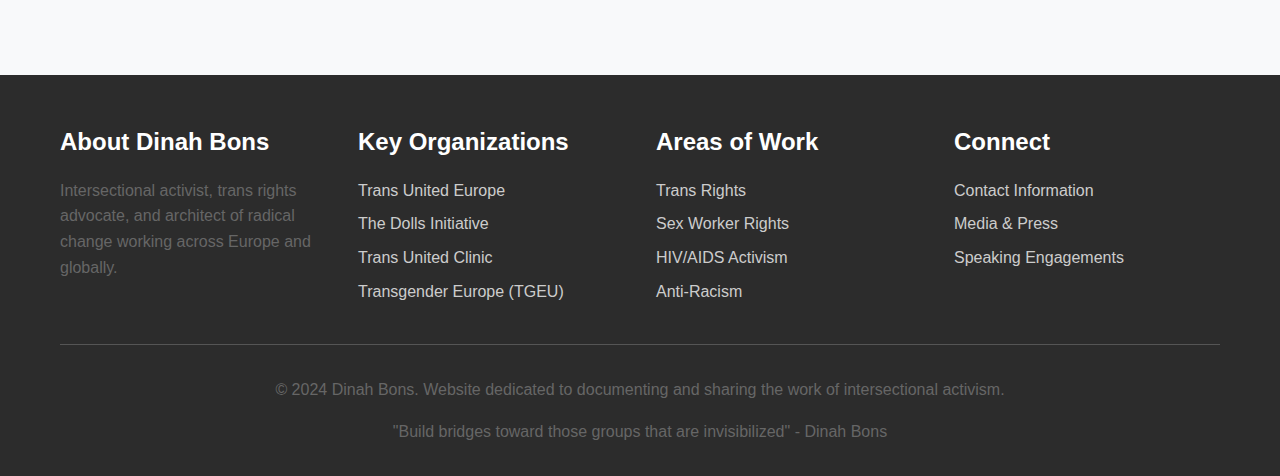
<file: organizations.html>
<!DOCTYPE html>
<html lang="en">
<head>
    <meta charset="UTF-8">
    <meta name="viewport" content="width=device-width, initial-scale=1.0">
    <meta name="description" content="Discover the organizations founded by Dinah Bons: Trans United Europe, Trans United Clinic, and her leadership roles in building radical care networks and community institutions.">
    <meta name="keywords" content="Trans United Europe, Trans United Clinic, Dinah Bons organizations, community institutions, radical care networks">
    <title>Organizations & Institutions - Dinah Bons</title>
    <link rel="stylesheet" href="style.css">
</head>
<body>
    <!-- Header and Navigation -->
    <header>
        <nav class="container">
            <div class="logo">Dinah Bons</div>
            <ul class="nav-menu">
                <li><a href="index.html">Home</a></li>
                <li><a href="about.html">About</a></li>
                <li><a href="activism.html">Activism</a></li>
                <li><a href="organizations.html" class="active">Organizations</a></li>
                <li><a href="dolls-initiative.html">The Dolls Initiative</a></li>
                <li><a href="influence.html">Global Influence</a></li>
                <li><a href="media.html">Media & Recognition</a></li>
                <li><a href="contact.html">Contact</a></li>
            </ul>
            <button class="mobile-menu-toggle" aria-label="Toggle mobile menu">☰</button>
        </nav>
    </header>

    <!-- Hero Section -->
    <section class="hero">
        <div class="container">
            <div class="hero-content">
                <h1>Organizations & Institutions</h1>
                <p class="hero-subtitle">Architect of Change: Building Institutions and Networks of Radical Care</p>
            </div>
        </div>
    </section>

    <!-- Introduction -->
    <section class="intro-section">
        <div class="container">
            <div class="intro-text">
                <h2>Beyond Advocacy: Building Lasting Change</h2>
                <p>Beyond advocacy and critique, a central part of Dinah Bons' legacy is her role as founder and architect of institutions designed to fill the gaps left by state systems and traditional NGOs. These organizations are not mere service providers, but manifestations of a philosophy of radical care and community empowerment.</p>
                
                <div class="highlight-quote">
                    "These institutions represent a clear escalation in strategic thinking: moving from advocacy (critiquing existing systems) to service provision (creating a clinic to fill a gap) to infrastructure building (creating a pan-European safety network)."
                </div>
            </div>
        </div>
    </section>

    <!-- Trans United Europe -->
    <section id="trans-united" class="section section-alt">
        <div class="container">
            <h2>Trans United Europe/Nederland: A Platform for the Marginalized</h2>
            
            <div class="grid grid-2">
                <div>
                    <h3>Foundation and Mission</h3>
                    <p>Founded in the Netherlands in 2013, Trans United Europe is Dinah Bons' direct response to the lack of attention to BPOC trans people in conventional European LGBTQI+ organizations.</p>
                    
                    <p>The organization defines itself as a "trans organization for Black and people of color working on anti-racism, trans labor rights, and healthcare." This definition immediately establishes its intersectional foundation and commitment to addressing multiple forms of marginalization simultaneously.</p>
                    
                    <div class="highlight-quote">
                        "Trans organization for Black and people of color working on anti-racism, trans labor rights, and healthcare."
                    </div>
                </div>
                
                <div>
                    <h3>Leadership Structure</h3>
                    <p>The organization's leadership structure codifies its intersectional principles, being a "BPOC trans-led organization, with people living with HIV and/or with sex work experience at the forefront."</p>
                    
                    <p>This leadership model ensures that those most affected by multiple forms of marginalization are centered in decision-making and organizational direction.</p>
                    
                    <h4>Key Activities:</h4>
                    <ul>
                        <li>Policy advocacy and consultation</li>
                        <li>Legal change activism</li>
                        <li>Organizing Trans Day of Remembrance (TDOR)</li>
                        <li>Creating safe spaces for community</li>
                        <li>Anti-racism education and advocacy</li>
                    </ul>
                </div>
            </div>
            
            <div class="section" style="margin-top: 3rem;">
                <h3>Impact and Recognition</h3>
                <p>Trans United Europe has become a crucial voice in European trans advocacy, particularly in ensuring that the experiences of BPOC trans people are not marginalized within broader LGBTQI+ movements. The organization has influenced policy discussions at national and European levels while maintaining its community-centered approach.</p>
            </div>
        </div>
    </section>

    <!-- Trans United Clinic -->
    <section id="clinic" class="section">
        <div class="container">
            <h2>The Trans United Clinic: Healthcare by and for the Community</h2>
            
            <div class="intro-text">
                <p>The Trans United Clinic is perhaps the most tangible manifestation of Bons' critique of the medical system. As founder and director, she has created a radical model of healthcare delivery that challenges conventional medical approaches to trans healthcare.</p>
            </div>
            
            <div class="grid grid-2">
                <div>
                    <h3>Revolutionary Healthcare Model</h3>
                    <p>In collaboration with Amsterdam Public Health Services (GGD Amsterdam), the clinic offers hormone support and inclusive sexual health care (STI/HIV testing, PrEP/PEP) for trans and ballroom communities.</p>
                    
                    <p>This model represents a fundamental shift from traditional medical gatekeeping to community-controlled healthcare that respects self-determination and lived experience.</p>
                    
                    <h4>Services Provided:</h4>
                    <ul>
                        <li>Hormone therapy support</li>
                        <li>STI/HIV testing</li>
                        <li>PrEP/PEP provision</li>
                        <li>Inclusive sexual health care</li>
                        <li>Community-centered care approach</li>
                        <li>Culturally competent services</li>
                    </ul>
                </div>
                
                <div>
                    <h3>Community Impact and Recognition</h3>
                    <p>The clinic's impact has been recognized through the LGBTQI+ award "Het Roze Lieverdje" received by its volunteers in 2022, acknowledging their vital contribution to community health and wellbeing.</p>
                    
                    <div class="highlight-quote">
                        "Personal testimony from activist Alejandra Ortiz underscores the direct and vital impact of this work, describing how Bons welcomed her when she was homeless and encouraged her to participate in the clinic, allowing her to find her voice and purpose."
                    </div>
                    
                    <p>This provides powerful qualitative evidence of the clinic's importance as a space for healing and empowerment, not just medical treatment.</p>
                </div>
            </div>
            
            <div class="section" style="margin-top: 3rem;">
                <h3>Philosophy of Care</h3>
                <p>The clinic embodies Bons' philosophy that healthcare should be:</p>
                
                <div class="grid grid-3">
                    <div class="card">
                        <h4>Community-Controlled</h4>
                        <p>Led by and accountable to the communities it serves, not external medical authorities.</p>
                    </div>
                    
                    <div class="card">
                        <h4>Intersectional</h4>
                        <p>Addressing the multiple identities and needs of clients, not just their trans status.</p>
                    </div>
                    
                    <div class="card">
                        <h4>Empowering</h4>
                        <p>Building capacity and voice within the community, not just providing services.</p>
                    </div>
                </div>
            </div>
        </div>
    </section>

    <!-- Organizational Leadership -->
    <section class="section section-alt">
        <div class="container">
            <h2>Leadership in Established Organizations</h2>
            
            <div class="intro-text">
                <p>Beyond founding her own organizations, Dinah Bons has taken strategic leadership roles in established institutions, working to transform them from within while building alternatives from the margins.</p>
            </div>
            
            <div class="table-container">
                <table>
                    <thead>
                        <tr>
                            <th>Organization</th>
                            <th>Role(s)</th>
                            <th>Period</th>
                            <th>Focus Area</th>
                        </tr>
                    </thead>
                    <tbody>
                        <tr>
                            <td>Transgender Europe (TGEU)</td>
                            <td>Strategic Director, Co-Chair</td>
                            <td>Previous, 2023-2025</td>
                            <td>Pan-European trans rights advocacy, policy & research</td>
                        </tr>
                        <tr>
                            <td>ESWA / ICRSE</td>
                            <td>President, Operating Board Member</td>
                            <td>Current</td>
                            <td>European network advocating for sex worker rights</td>
                        </tr>
                        <tr>
                            <td>NSWP</td>
                            <td>Operating Board Member</td>
                            <td>Current</td>
                            <td>Global network advocating for sex worker health and rights</td>
                        </tr>
                        <tr>
                            <td>H-TEAM Amsterdam</td>
                            <td>Member</td>
                            <td>Current</td>
                            <td>Amsterdam-based collaboration for HIV prevention and treatment</td>
                        </tr>
                        <tr>
                            <td>Pride Amsterdam</td>
                            <td>Ambassador, Board Member</td>
                            <td>2019-Present</td>
                            <td>LGBTQI+ Pride organization in Amsterdam</td>
                        </tr>
                        <tr>
                            <td>UNAIDS</td>
                            <td>PCB NGO Delegate (Europe)</td>
                            <td>2022</td>
                            <td>Representing European NGOs in UNAIDS governance</td>
                        </tr>
                    </tbody>
                </table>
            </div>
        </div>
    </section>

    <!-- Strategic Approach -->
    <section class="section">
        <div class="container">
            <h2>Strategic Institution Building</h2>
            
            <div class="grid grid-2">
                <div>
                    <h3>Evolution of Strategy</h3>
                    <p>Bons' institutional work demonstrates a sophisticated understanding of social change, recognizing that policy change is insufficient without institutions that are owned and controlled by the community.</p>
                    
                    <p>Her trajectory shows a clear escalation in strategic thinking:</p>
                    
                    <ol>
                        <li><strong>Advocacy:</strong> Critiquing existing systems</li>
                        <li><strong>Service Provision:</strong> Creating a clinic to fill gaps</li>
                        <li><strong>Infrastructure Building:</strong> Creating pan-European safety networks</li>
                    </ol>
                </div>
                
                <div>
                    <h3>Model for Community Organizations</h3>
                    <p>Her work as an "architect" is not just about founding organizations, but about evolving the very model of what a community organization can be: from a local service provider to a digitally-enabled transnational radical care network.</p>
                    
                    <div class="highlight-quote">
                        "This represents a sophisticated understanding of social change, recognizing that policy change is insufficient without institutions that are owned and controlled by the community."
                    </div>
                </div>
            </div>
        </div>
    </section>

    <!-- Governance and Philosophy -->
    <section class="section section-alt">
        <div class="container">
            <h2>Radical Governance Models</h2>
            
            <div class="intro-text">
                <p>Across her organizational work, Bons has consistently implemented governance models that reflect her values of collective power, anti-oppression, and community accountability.</p>
            </div>
            
            <div class="grid grid-3">
                <div class="card">
                    <h3>Collective Leadership</h3>
                    <p>Implementing shared power structures that prevent the concentration of authority in single individuals and ensure diverse voices in decision-making.</p>
                </div>
                
                <div class="card">
                    <h3>Community Accountability</h3>
                    <p>Building organizations that are accountable to the communities they serve, not external funders or political interests.</p>
                </div>
                
                <div class="card">
                    <h3>Intersectional Structure</h3>
                    <p>Ensuring that organizational leadership and priorities reflect the intersectional nature of the communities served.</p>
                </div>
            </div>
            
            <div class="section" style="margin-top: 3rem;">
                <h3>Principles in Practice</h3>
                <p>These governance principles are not theoretical but are embedded in the actual structure and operations of the organizations she has founded and led. They represent a practical application of radical democratic principles to community organizing and service provision.</p>
            </div>
        </div>
    </section>

    <!-- Impact and Legacy -->
    <section class="section">
        <div class="container">
            <h2>Institutional Impact and Legacy</h2>
            
            <div class="intro-text">
                <p>The institutions built by Dinah Bons have created lasting change that extends far beyond their immediate service provision, influencing how community organizations operate and what they can achieve.</p>
            </div>
            
            <div class="grid grid-2">
                <div>
                    <h3>Direct Impact</h3>
                    <ul>
                        <li>Thousands of people served through Trans United Clinic</li>
                        <li>Policy changes influenced through Trans United Europe</li>
                        <li>European and global advocacy networks strengthened</li>
                        <li>New models of community-controlled healthcare established</li>
                        <li>BPOC trans voices centered in European advocacy</li>
                    </ul>
                </div>
                
                <div>
                    <h3>Systemic Change</h3>
                    <ul>
                        <li>New models of intersectional organizing</li>
                        <li>Radical governance structures implemented</li>
                        <li>Community-controlled alternatives to state systems</li>
                        <li>Integration of anti-racism into LGBTQI+ advocacy</li>
                        <li>Transnational networks of radical care</li>
                    </ul>
                </div>
            </div>
            
            <div class="highlight-quote" style="margin-top: 2rem;">
                "Her work demonstrates that building institutions is not just about providing services, but about creating new models of power, care, and community that can challenge and eventually replace oppressive systems."
            </div>
        </div>
    </section>

    <!-- Future Vision -->
    <section class="section section-alt">
        <div class="container">
            <h2>Vision for the Future</h2>
            
            <div class="intro-text">
                <p>The institutions built by Dinah Bons represent not just responses to current needs, but blueprints for a different kind of society—one based on community control, intersectional solidarity, and radical care.</p>
            </div>
            
            <div class="grid grid-2">
                <div>
                    <h3>Scaling Radical Care</h3>
                    <p>Her work demonstrates how local community organizations can scale their impact through strategic networking, technology, and transnational solidarity while maintaining their radical principles.</p>
                </div>
                
                <div>
                    <h3>Model for Replication</h3>
                    <p>The organizations she has built provide models that can be adapted and replicated in other contexts, offering concrete examples of how to build community-controlled alternatives to state and market systems.</p>
                </div>
            </div>
        </div>
    </section>

    <!-- Footer -->
    <footer>
        <div class="container">
            <div class="footer-content">
                <div class="footer-section">
                    <h3>About Dinah Bons</h3>
                    <p>Intersectional activist, trans rights advocate, and architect of radical change working across Europe and globally.</p>
                </div>
                
                <div class="footer-section">
                    <h3>Key Organizations</h3>
                    <a href="organizations.html#trans-united">Trans United Europe</a>
                    <a href="dolls-initiative.html">The Dolls Initiative</a>
                    <a href="organizations.html#clinic">Trans United Clinic</a>
                    <a href="influence.html#tgeu">Transgender Europe (TGEU)</a>
                </div>
                
                <div class="footer-section">
                    <h3>Areas of Work</h3>
                    <a href="activism.html#trans-rights">Trans Rights</a>
                    <a href="activism.html#sex-worker-rights">Sex Worker Rights</a>
                    <a href="activism.html#hiv-aids">HIV/AIDS Activism</a>
                    <a href="activism.html#anti-racism">Anti-Racism</a>
                </div>
                
                <div class="footer-section">
                    <h3>Connect</h3>
                    <a href="contact.html">Contact Information</a>
                    <a href="media.html">Media & Press</a>
                    <a href="influence.html">Speaking Engagements</a>
                </div>
            </div>
            
            <div class="footer-bottom">
                <p>&copy; 2024 Dinah Bons. Website dedicated to documenting and sharing the work of intersectional activism.</p>
                <p>"Build bridges toward those groups that are invisibilized" - Dinah Bons</p>
            </div>
        </div>
    </footer>

    <script src="script.js"></script>
</body>
</html>
</file>
<file: style.css>
/* Dinah Bons Website - Main Stylesheet */

/* Reset and Base Styles */
* {
    margin: 0;
    padding: 0;
    box-sizing: border-box;
}

html {
    scroll-behavior: smooth;
}

body {
    font-family: 'Segoe UI', Tahoma, Geneva, Verdana, sans-serif;
    line-height: 1.6;
    color: #333;
    background-color: #fff;
}

/* Color Palette */
:root {
    --primary-color: #8B4A9C;
    --secondary-color: #E91E63;
    --accent-color: #FF6B35;
    --text-dark: #2C2C2C;
    --text-light: #666;
    --background-light: #F8F9FA;
    --border-color: #E0E0E0;
    --white: #FFFFFF;
    --gradient: linear-gradient(135deg, var(--primary-color), var(--secondary-color));
}

/* Typography */
h1, h2, h3, h4, h5, h6 {
    font-weight: 600;
    margin-bottom: 1rem;
    color: var(--text-dark);
}

h1 {
    font-size: 2.5rem;
    line-height: 1.2;
}

h2 {
    font-size: 2rem;
    line-height: 1.3;
}

h3 {
    font-size: 1.5rem;
}

p {
    margin-bottom: 1rem;
    color: var(--text-light);
}

a {
    color: var(--primary-color);
    text-decoration: none;
    transition: color 0.3s ease;
}

a:hover {
    color: var(--secondary-color);
}

/* Layout Components */
.container {
    max-width: 1200px;
    margin: 0 auto;
    padding: 0 20px;
}

.section {
    padding: 4rem 0;
}

.section-alt {
    background-color: var(--background-light);
}

/* Header and Navigation */
header {
    background: var(--white);
    box-shadow: 0 2px 10px rgba(0,0,0,0.1);
    position: fixed;
    top: 0;
    left: 0;
    right: 0;
    z-index: 1000;
}

nav {
    display: flex;
    justify-content: space-between;
    align-items: center;
    padding: 1rem 0;
}

.logo {
    font-size: 1.5rem;
    font-weight: 700;
    color: var(--primary-color);
}

.nav-menu {
    display: flex;
    list-style: none;
    gap: 2rem;
}

.nav-menu a {
    font-weight: 500;
    padding: 0.5rem 1rem;
    border-radius: 5px;
    transition: all 0.3s ease;
}

.nav-menu a:hover,
.nav-menu a.active {
    background: var(--gradient);
    color: var(--white);
}

.mobile-menu-toggle {
    display: none;
    background: none;
    border: none;
    font-size: 1.5rem;
    cursor: pointer;
    color: var(--primary-color);
}

/* Hero Section */
.hero {
    background: var(--gradient);
    color: var(--white);
    padding: 8rem 0 4rem;
    text-align: center;
    position: relative;
    overflow: hidden;
}

.hero::before {
    content: '';
    position: absolute;
    top: 0;
    left: 0;
    right: 0;
    bottom: 0;
    background: url('data:image/svg+xml,<svg xmlns="http://www.w3.org/2000/svg" viewBox="0 0 100 100"><defs><pattern id="grain" width="100" height="100" patternUnits="userSpaceOnUse"><circle cx="25" cy="25" r="1" fill="white" opacity="0.1"/><circle cx="75" cy="75" r="1" fill="white" opacity="0.1"/><circle cx="50" cy="10" r="1" fill="white" opacity="0.1"/><circle cx="10" cy="60" r="1" fill="white" opacity="0.1"/><circle cx="90" cy="40" r="1" fill="white" opacity="0.1"/></pattern></defs><rect width="100" height="100" fill="url(%23grain)"/></svg>');
    opacity: 0.3;
}

.hero-content {
    position: relative;
    z-index: 2;
    display: flex;
    flex-direction: column;
    align-items: center;
    justify-content: center;
    gap: 4rem;
    text-align: center;
    padding: 3rem 0;
}

.hero-image {
    flex-shrink: 0;
}

.hero-portrait {
    width: 500px;
    height: 500px;
    object-fit: cover;
    border: 8px solid var(--white);
    box-shadow: 0 20px 50px rgba(0,0,0,0.5);
    margin: 2rem 0;
}

.hero-text {
    max-width: 600px;
    text-align: center;
}

.hero h1 {
    color: var(--white);
    margin-bottom: 1.5rem;
    font-size: 3rem;
    text-shadow: 0 3px 6px rgba(0,0,0,0.4);
    font-weight: 700;
}

.hero-subtitle {
    font-size: 1.2rem;
    margin-bottom: 2rem;
    color: #FFE5F1;
    text-shadow: 0 2px 4px rgba(0,0,0,0.3);
    font-weight: 500;
}



.cta-button {
    display: inline-block;
    background: var(--white);
    color: var(--primary-color);
    padding: 1rem 2rem;
    border-radius: 50px;
    font-weight: 600;
    text-transform: uppercase;
    letter-spacing: 1px;
    transition: all 0.3s ease;
    box-shadow: 0 4px 15px rgba(0,0,0,0.2);
}

.cta-button:hover {
    transform: translateY(-2px);
    box-shadow: 0 6px 20px rgba(0,0,0,0.3);
    color: var(--primary-color);
}

/* Content Sections */
.intro-section {
    padding: 6rem 0;
}

.intro-text {
    font-size: 1.1rem;
    text-align: center;
    max-width: 800px;
    margin: 0 auto;
}

.highlight-quote {
    background: var(--background-light);
    padding: 2rem;
    border-left: 4px solid var(--primary-color);
    margin: 2rem 0;
    font-style: italic;
    font-size: 1.1rem;
}

/* Grid Layouts */
.grid {
    display: grid;
    gap: 2rem;
}

.grid-2 {
    grid-template-columns: repeat(auto-fit, minmax(300px, 1fr));
}

.grid-3 {
    grid-template-columns: repeat(auto-fit, minmax(250px, 1fr));
}

/* Cards */
.card {
    background: var(--white);
    padding: 2rem;
    border-radius: 10px;
    box-shadow: 0 4px 15px rgba(0,0,0,0.1);
    transition: transform 0.3s ease, box-shadow 0.3s ease;
}

.card:hover {
    transform: translateY(-5px);
    box-shadow: 0 8px 25px rgba(0,0,0,0.15);
}

.card h3 {
    color: var(--primary-color);
    margin-bottom: 1rem;
}

/* Timeline */
.timeline {
    position: relative;
    padding: 2rem 0;
}

.timeline::before {
    content: '';
    position: absolute;
    left: 50%;
    top: 0;
    bottom: 0;
    width: 2px;
    background: var(--primary-color);
    transform: translateX(-50%);
}

.timeline-item {
    position: relative;
    margin: 2rem 0;
    padding: 0 2rem;
}

.timeline-item:nth-child(odd) {
    text-align: right;
    padding-right: calc(50% + 2rem);
}

.timeline-item:nth-child(even) {
    text-align: left;
    padding-left: calc(50% + 2rem);
}

.timeline-marker {
    position: absolute;
    top: 0;
    left: 50%;
    width: 12px;
    height: 12px;
    background: var(--secondary-color);
    border-radius: 50%;
    transform: translateX(-50%);
}

/* Tables */
.table-container {
    overflow-x: auto;
    margin: 2rem 0;
}

table {
    width: 100%;
    border-collapse: collapse;
    background: var(--white);
    border-radius: 10px;
    overflow: hidden;
    box-shadow: 0 4px 15px rgba(0,0,0,0.1);
}

th, td {
    padding: 1rem;
    text-align: left;
    border-bottom: 1px solid var(--border-color);
}

th {
    background: var(--gradient);
    color: var(--white);
    font-weight: 600;
}

tr:hover {
    background: var(--background-light);
}

/* Footer */
footer {
    background: var(--text-dark);
    color: var(--white);
    padding: 3rem 0 1rem;
}

.footer-content {
    display: grid;
    grid-template-columns: repeat(auto-fit, minmax(250px, 1fr));
    gap: 2rem;
    margin-bottom: 2rem;
}

.footer-section h3 {
    color: var(--white);
    margin-bottom: 1rem;
}

.footer-section a {
    color: #ccc;
    display: block;
    margin-bottom: 0.5rem;
}

.footer-section a:hover {
    color: var(--white);
}

.footer-bottom {
    text-align: center;
    padding-top: 2rem;
    border-top: 1px solid #555;
    color: #ccc;
}

/* Responsive Design */
@media (max-width: 768px) {
    .mobile-menu-toggle {
        display: block;
    }
    
    .nav-menu {
        display: none;
        position: absolute;
        top: 100%;
        left: 0;
        right: 0;
        background: var(--white);
        flex-direction: column;
        padding: 1rem;
        box-shadow: 0 4px 15px rgba(0,0,0,0.1);
    }
    
    .nav-menu.active {
        display: flex;
    }
    
    .hero h1 {
        font-size: 2rem;
    }
    
    .hero-subtitle {
        font-size: 1rem;
    }
    
    .hero-content {
        flex-direction: column;
        text-align: center;
        gap: 2rem;
    }
    
    .hero-portrait {
        width: 350px;
        height: 350px;
    }
    
    .hero-text {
        text-align: center;
        max-width: 100%;
    }
    

    
    .timeline::before {
        left: 20px;
    }
    
    .timeline-item {
        padding-left: 3rem;
        text-align: left;
    }
    
    .timeline-item:nth-child(odd) {
        padding-right: 0;
        padding-left: 3rem;
        text-align: left;
    }
    
    .timeline-marker {
        left: 20px;
    }
    
    .container {
        padding: 0 15px;
    }
    
    .section {
        padding: 2rem 0;
    }
}

/* Accessibility */
@media (prefers-reduced-motion: reduce) {
    * {
        animation-duration: 0.01ms !important;
        animation-iteration-count: 1 !important;
        transition-duration: 0.01ms !important;
    }
}

/* Focus styles for keyboard navigation */
a:focus,
button:focus {
    outline: 2px solid var(--secondary-color);
    outline-offset: 2px;
}

/* Print styles */
@media print {
    header, footer {
        display: none;
    }
    
    .hero {
        background: none;
        color: var(--text-dark);
    }
    
    .card {
        box-shadow: none;
        border: 1px solid var(--border-color);
    }
}
</file>
